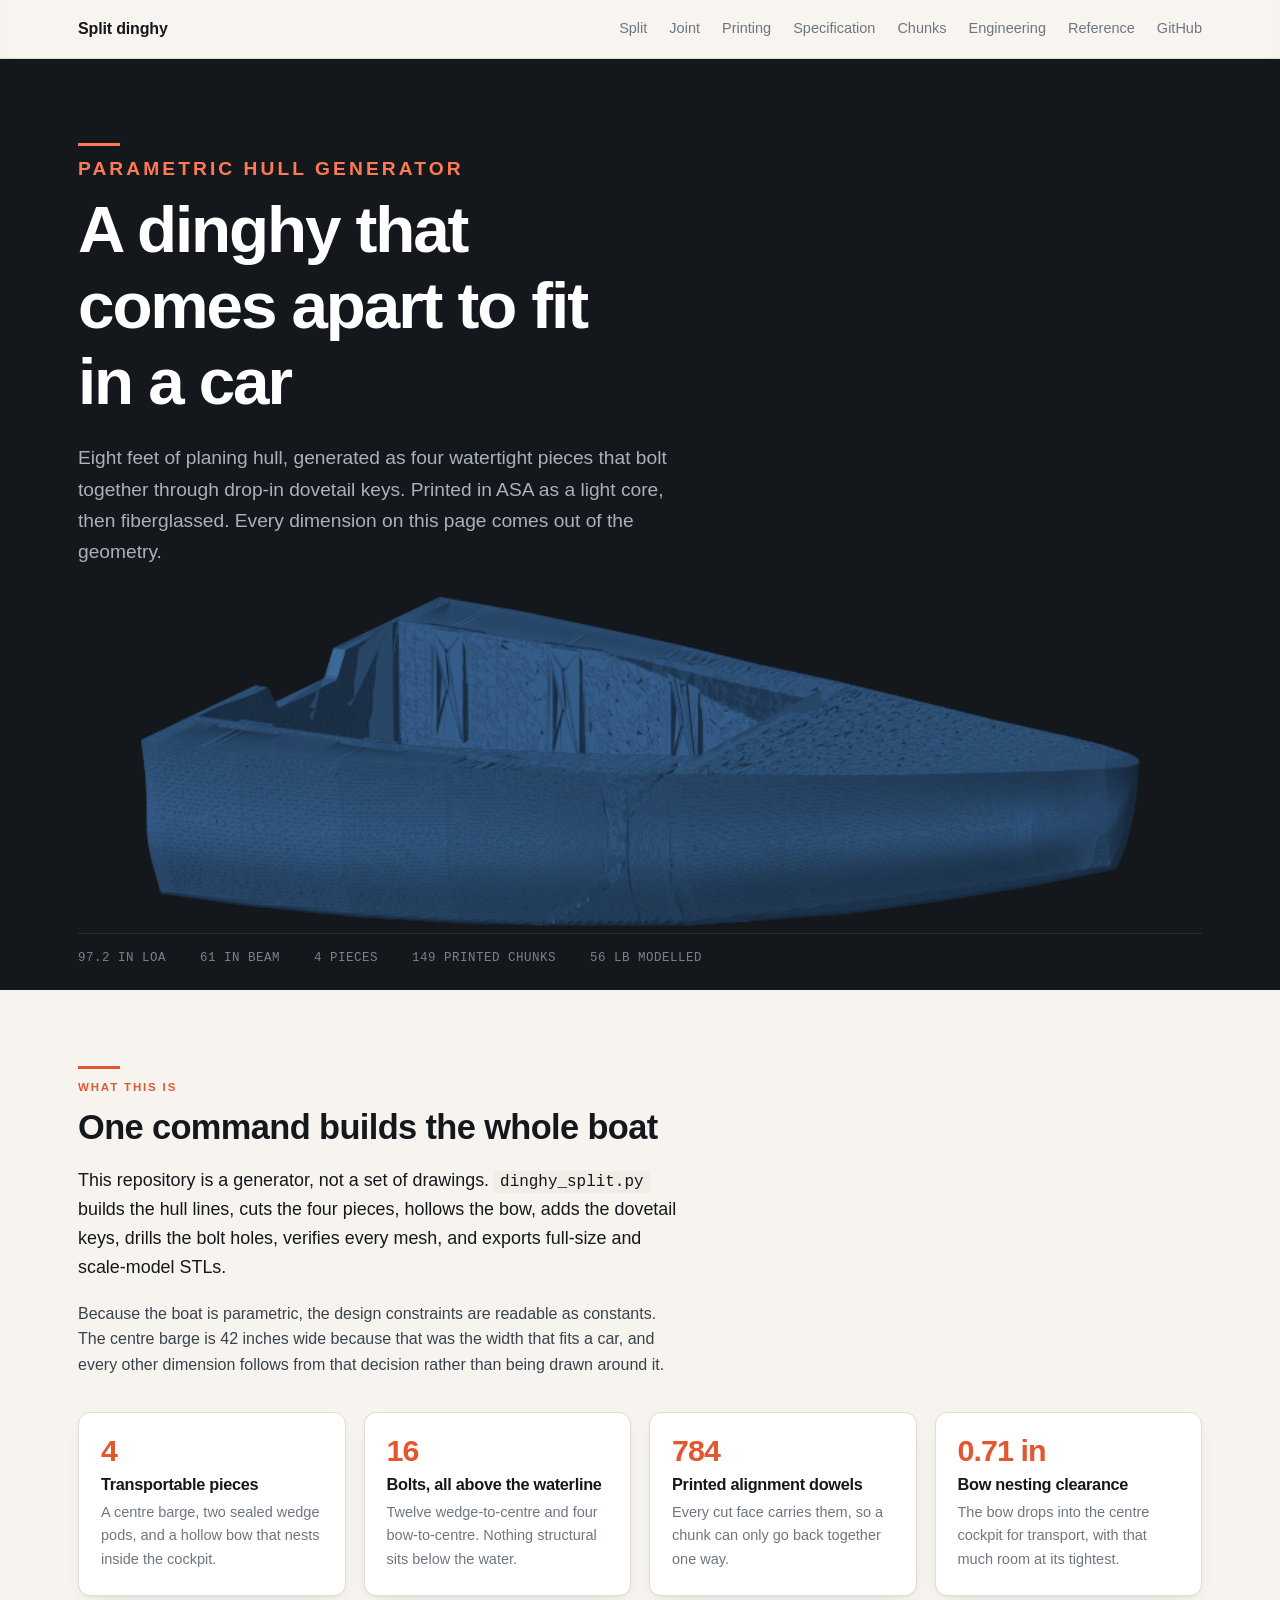
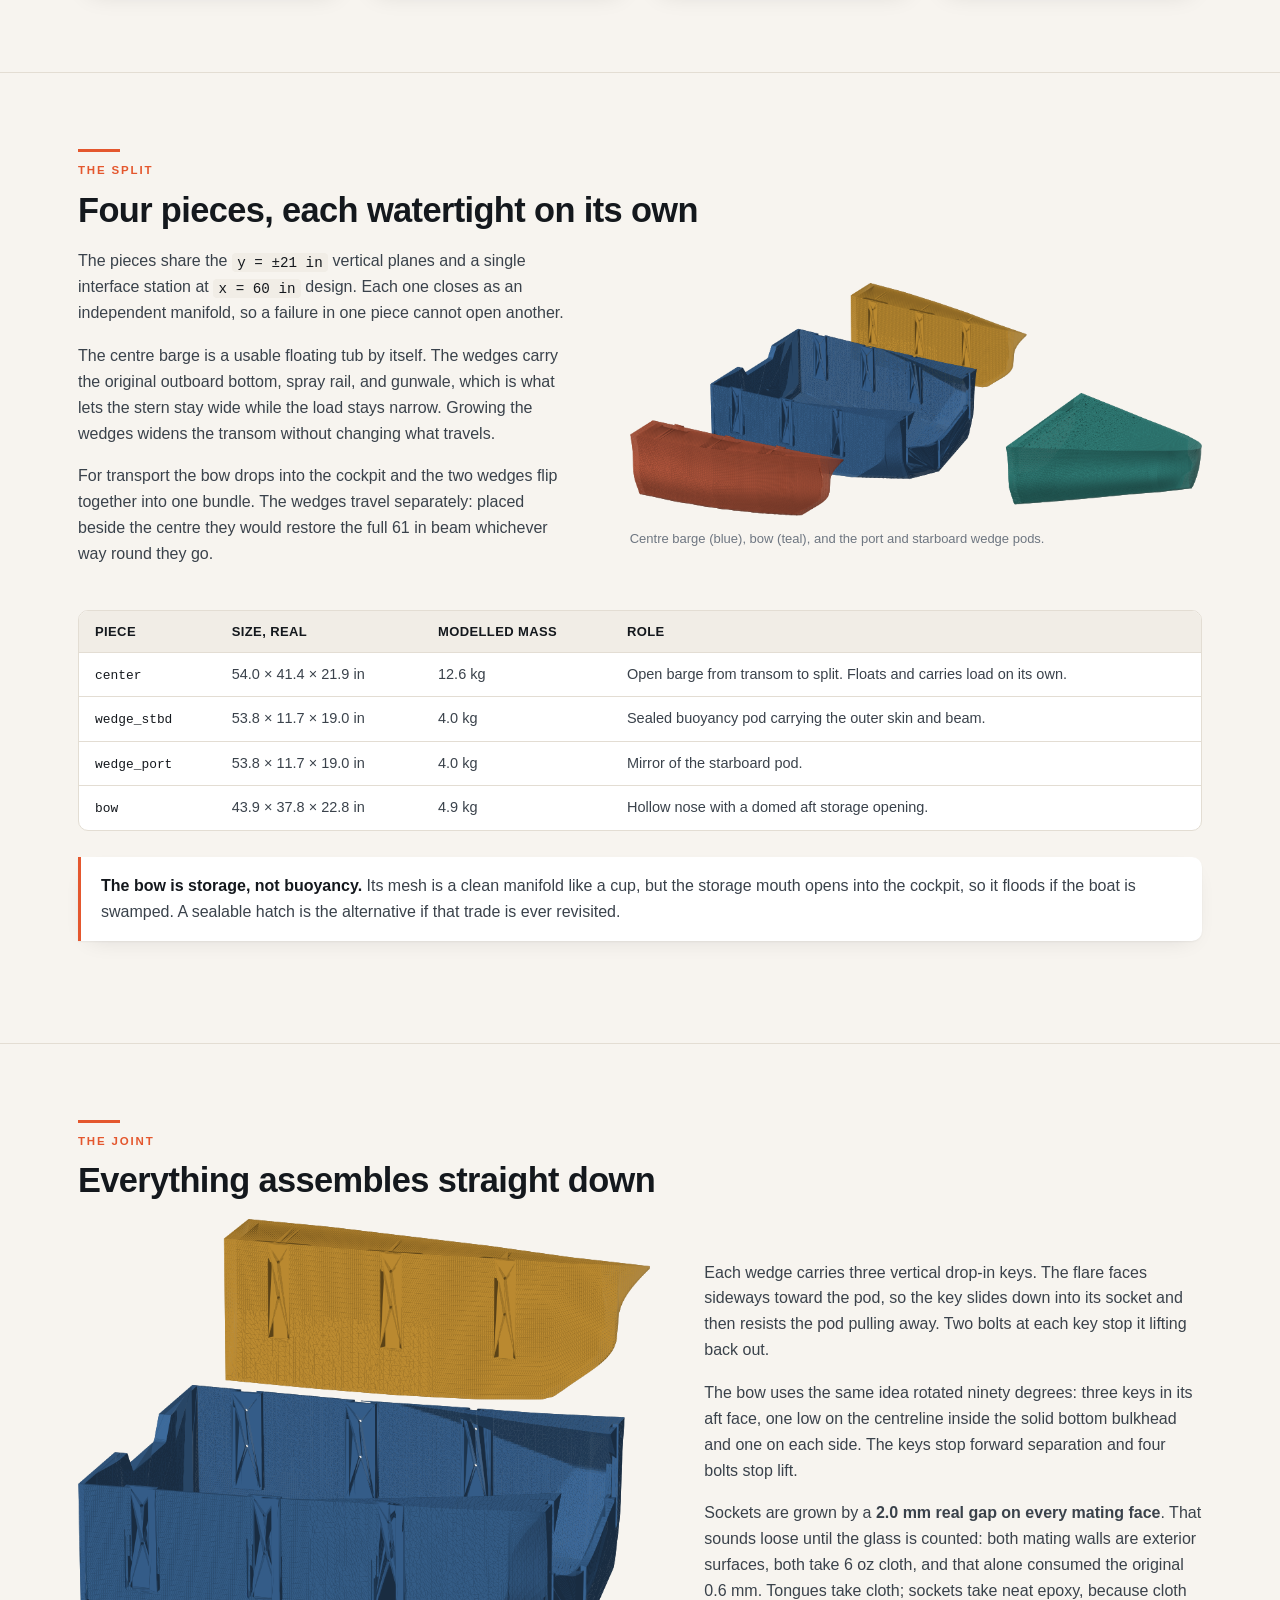
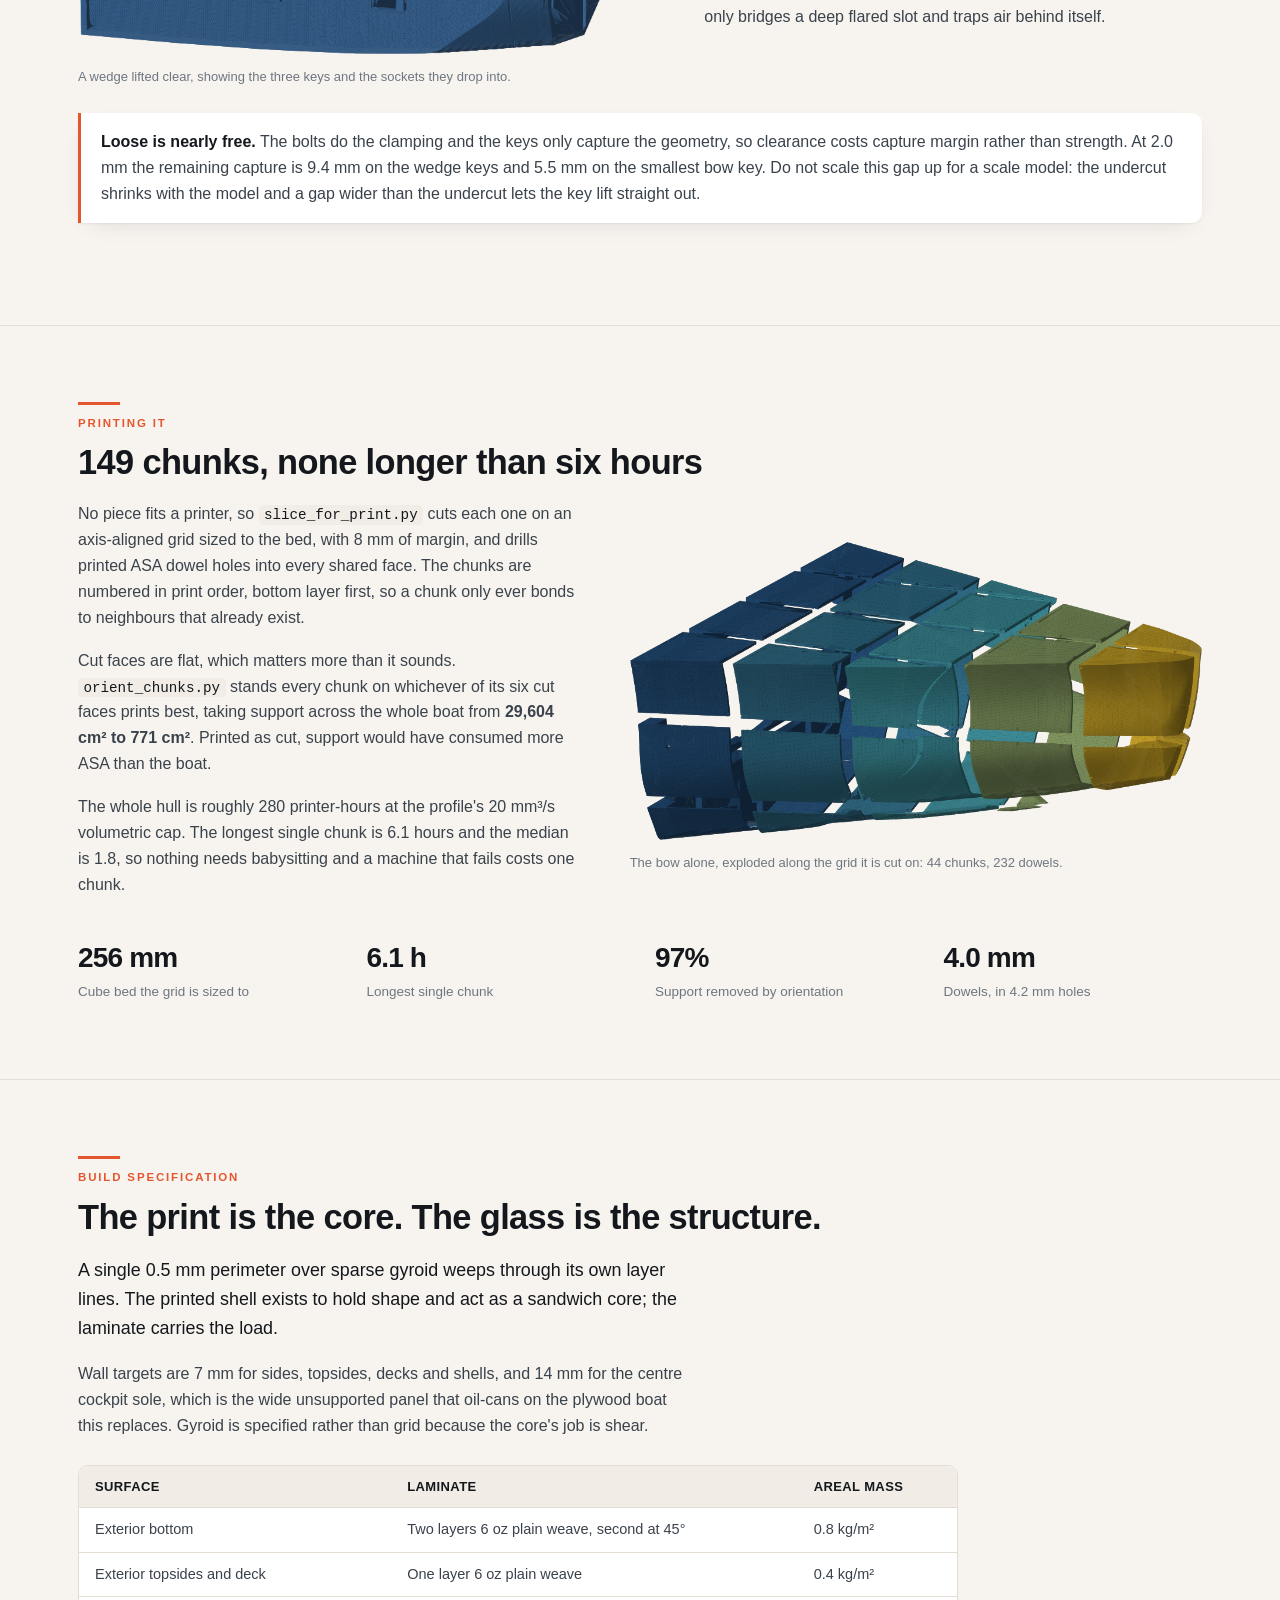
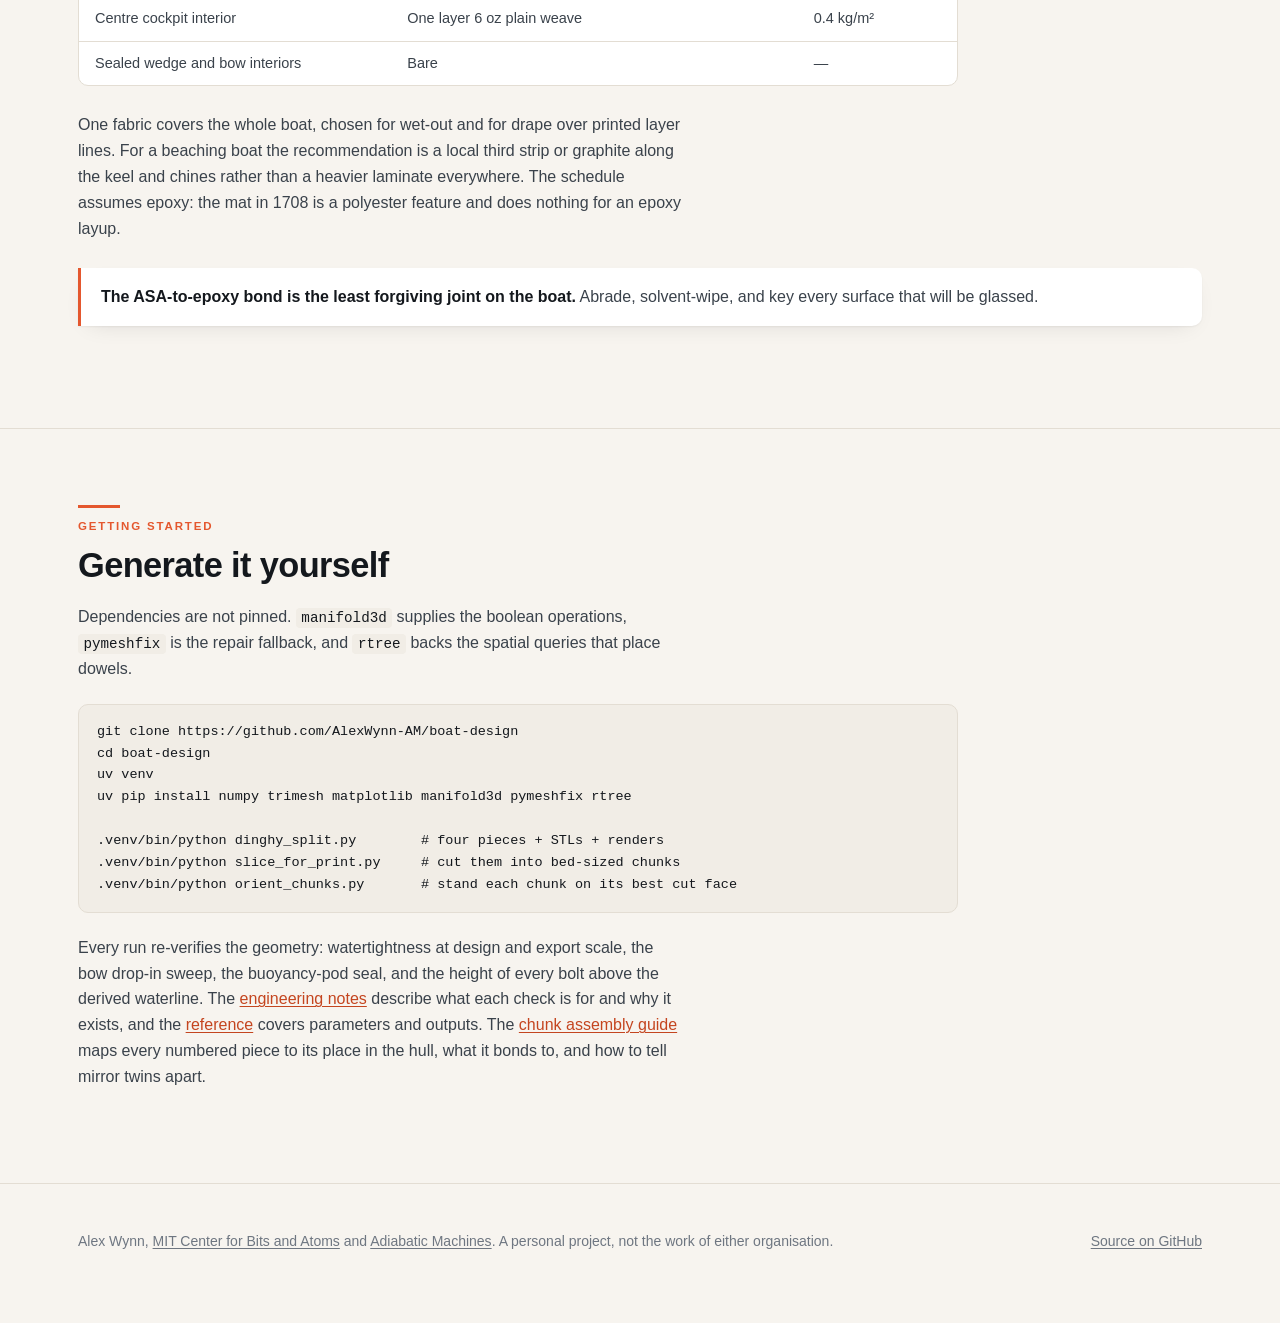
<file: docs/index.html>
<!doctype html>
<html lang="en">
<head>
<meta charset="utf-8">
<meta name="viewport" content="width=device-width, initial-scale=1">
<title>Parametric split dinghy</title>
<meta name="description" content="A parametric 8 ft planing dinghy generated as four car-transportable pieces, printed in ASA as a fiberglass core.">
<link rel="stylesheet" href="style.css">
<link rel="icon" href="data:image/svg+xml,<svg xmlns='http://www.w3.org/2000/svg' viewBox='0 0 100 100'><text y='.9em' font-size='90'>⛵</text></svg>">
</head>
<body>

<header class="bar">
  <div class="wrap">
    <a class="brand" href="./">Split dinghy</a>
    <nav>
      <a href="#split">Split</a>
      <a href="#joint">Joint</a>
      <a href="#print">Printing</a>
      <a href="#spec">Specification</a>
      <a href="chunks.html">Chunks</a>
      <a href="design.html">Engineering</a>
      <a href="reference.html">Reference</a>
      <a href="https://github.com/AlexWynn-AM/boat-design">GitHub</a>
    </nav>
  </div>
</header>

<div class="hero">
  <div class="wrap">
    <p class="eyebrow">Parametric hull generator</p>
    <h1>A dinghy that comes apart to fit in a car</h1>
    <p>Eight feet of planing hull, generated as four watertight pieces that bolt together
       through drop-in dovetail keys. Printed in ASA as a light core, then fiberglassed.
       Every dimension on this page comes out of the geometry.</p>
    <div class="hero-art"><img src="assets/hero.png" alt="The assembled hull, starboard bow quarter" width="1000"></div>
    <div class="hero-meta">
      <span>97.2 in LOA</span><span>61 in beam</span><span>4 pieces</span>
      <span>149 printed chunks</span><span>56 lb modelled</span>
    </div>
  </div>
</div>

<section id="what">
  <div class="wrap">
    <p class="eyebrow">What this is</p>
    <h2>One command builds the whole boat</h2>
    <div class="prose">
      <p class="lede">This repository is a generator, not a set of drawings. <code>dinghy_split.py</code>
      builds the hull lines, cuts the four pieces, hollows the bow, adds the dovetail keys, drills the
      bolt holes, verifies every mesh, and exports full-size and scale-model STLs.</p>
      <p>Because the boat is parametric, the design constraints are readable as constants. The centre
      barge is 42 inches wide because that was the width that fits a car, and every other dimension
      follows from that decision rather than being drawn around it.</p>
    </div>
    <div class="cards">
      <div class="card"><span class="num">4</span><h3>Transportable pieces</h3>
        <p>A centre barge, two sealed wedge pods, and a hollow bow that nests inside the cockpit.</p></div>
      <div class="card"><span class="num">16</span><h3>Bolts, all above the waterline</h3>
        <p>Twelve wedge-to-centre and four bow-to-centre. Nothing structural sits below the water.</p></div>
      <div class="card"><span class="num">784</span><h3>Printed alignment dowels</h3>
        <p>Every cut face carries them, so a chunk can only go back together one way.</p></div>
      <div class="card"><span class="num">0.71 in</span><h3>Bow nesting clearance</h3>
        <p>The bow drops into the centre cockpit for transport, with that much room at its tightest.</p></div>
    </div>
  </div>
</section>

<section id="split">
  <div class="wrap">
    <p class="eyebrow">The split</p>
    <h2>Four pieces, each watertight on its own</h2>
    <div class="split">
      <div class="col-text prose">
        <p>The pieces share the <code>y = ±21 in</code> vertical planes and a single interface station
        at <code>x = 60 in</code> design. Each one closes as an independent manifold, so a failure in
        one piece cannot open another.</p>
        <p>The centre barge is a usable floating tub by itself. The wedges carry the original outboard
        bottom, spray rail, and gunwale, which is what lets the stern stay wide while the load stays
        narrow. Growing the wedges widens the transom without changing what travels.</p>
        <p>For transport the bow drops into the cockpit and the two wedges flip together into one
        bundle. The wedges travel separately: placed beside the centre they would restore the full
        61 in beam whichever way round they go.</p>
      </div>
      <figure>
        <img src="assets/four_pieces.png" alt="The four pieces pulled apart: centre barge, bow, and two wedge pods" width="876">
        <figcaption>Centre barge (blue), bow (teal), and the port and starboard wedge pods.</figcaption>
      </figure>
    </div>
    <div class="tablewrap">
      <table>
        <thead><tr><th>Piece</th><th>Size, real</th><th>Modelled mass</th><th>Role</th></tr></thead>
        <tbody>
          <tr><td><code>center</code></td><td>54.0 × 41.4 × 21.9 in</td><td>12.6 kg</td>
              <td>Open barge from transom to split. Floats and carries load on its own.</td></tr>
          <tr><td><code>wedge_stbd</code></td><td>53.8 × 11.7 × 19.0 in</td><td>4.0 kg</td>
              <td>Sealed buoyancy pod carrying the outer skin and beam.</td></tr>
          <tr><td><code>wedge_port</code></td><td>53.8 × 11.7 × 19.0 in</td><td>4.0 kg</td>
              <td>Mirror of the starboard pod.</td></tr>
          <tr><td><code>bow</code></td><td>43.9 × 37.8 × 22.8 in</td><td>4.9 kg</td>
              <td>Hollow nose with a domed aft storage opening.</td></tr>
        </tbody>
      </table>
    </div>
    <div class="note"><p><strong>The bow is storage, not buoyancy.</strong> Its mesh is a clean
    manifold like a cup, but the storage mouth opens into the cockpit, so it floods if the boat is
    swamped. A sealable hatch is the alternative if that trade is ever revisited.</p></div>
  </div>
</section>

<section id="joint">
  <div class="wrap">
    <p class="eyebrow">The joint</p>
    <h2>Everything assembles straight down</h2>
    <div class="split text-right">
      <div class="col-text prose">
        <p>Each wedge carries three vertical drop-in keys. The flare faces sideways toward the pod, so
        the key slides down into its socket and then resists the pod pulling away. Two bolts at each
        key stop it lifting back out.</p>
        <p>The bow uses the same idea rotated ninety degrees: three keys in its aft face, one low on
        the centreline inside the solid bottom bulkhead and one on each side. The keys stop forward
        separation and four bolts stop lift.</p>
        <p>Sockets are grown by a <strong>2.0 mm real gap on every mating face</strong>. That sounds
        loose until the glass is counted: both mating walls are exterior surfaces, both take 6 oz
        cloth, and that alone consumed the original 0.6 mm. Tongues take cloth; sockets take neat
        epoxy, because cloth only bridges a deep flared slot and traps air behind itself.</p>
      </div>
      <figure>
        <img src="assets/joint.png" alt="A wedge pod lifted vertically off the centre barge, showing three dovetail keys and their sockets" width="872">
        <figcaption>A wedge lifted clear, showing the three keys and the sockets they drop into.</figcaption>
      </figure>
    </div>
    <div class="note"><p><strong>Loose is nearly free.</strong> The bolts do the clamping and the keys
    only capture the geometry, so clearance costs capture margin rather than strength. At 2.0 mm the
    remaining capture is 9.4 mm on the wedge keys and 5.5 mm on the smallest bow key. Do not scale
    this gap up for a scale model: the undercut shrinks with the model and a gap wider than the
    undercut lets the key lift straight out.</p></div>
  </div>
</section>

<section id="print">
  <div class="wrap">
    <p class="eyebrow">Printing it</p>
    <h2>149 chunks, none longer than six hours</h2>
    <div class="split">
      <div class="col-text prose">
        <p>No piece fits a printer, so <code>slice_for_print.py</code> cuts each one on an
        axis-aligned grid sized to the bed, with 8 mm of margin, and drills printed ASA dowel holes
        into every shared face. The chunks are numbered in print order, bottom layer first, so a chunk
        only ever bonds to neighbours that already exist.</p>
        <p>Cut faces are flat, which matters more than it sounds. <code>orient_chunks.py</code> stands
        every chunk on whichever of its six cut faces prints best, taking support across the whole
        boat from <strong>29,604 cm² to 771 cm²</strong>. Printed as cut, support would have consumed
        more ASA than the boat.</p>
        <p>The whole hull is roughly 280 printer-hours at the profile's 20 mm³/s volumetric cap. The
        longest single chunk is 6.1 hours and the median is 1.8, so nothing needs babysitting and a
        machine that fails costs one chunk.</p>
      </div>
      <figure>
        <img src="assets/bow_chunks.png" alt="The bow exploded along its cutting grid into 44 printable chunks" width="975">
        <figcaption>The bow alone, exploded along the grid it is cut on: 44 chunks, 232 dowels.</figcaption>
      </figure>
    </div>
    <div class="stats">
      <div class="stat"><span class="num">256 mm</span><span class="lbl">Cube bed the grid is sized to</span></div>
      <div class="stat"><span class="num">6.1 h</span><span class="lbl">Longest single chunk</span></div>
      <div class="stat"><span class="num">97%</span><span class="lbl">Support removed by orientation</span></div>
      <div class="stat"><span class="num">4.0 mm</span><span class="lbl">Dowels, in 4.2 mm holes</span></div>
    </div>
  </div>
</section>

<section id="spec">
  <div class="wrap">
    <p class="eyebrow">Build specification</p>
    <h2>The print is the core. The glass is the structure.</h2>
    <div class="prose">
      <p class="lede">A single 0.5 mm perimeter over sparse gyroid weeps through its own layer lines.
      The printed shell exists to hold shape and act as a sandwich core; the laminate carries the
      load.</p>
      <p>Wall targets are 7 mm for sides, topsides, decks and shells, and 14 mm for the centre cockpit
      sole, which is the wide unsupported panel that oil-cans on the plywood boat this replaces.
      Gyroid is specified rather than grid because the core's job is shear.</p>
    </div>
    <div class="tablewrap">
      <table>
        <thead><tr><th>Surface</th><th>Laminate</th><th>Areal mass</th></tr></thead>
        <tbody>
          <tr><td>Exterior bottom</td><td>Two layers 6 oz plain weave, second at 45°</td><td>0.8 kg/m²</td></tr>
          <tr><td>Exterior topsides and deck</td><td>One layer 6 oz plain weave</td><td>0.4 kg/m²</td></tr>
          <tr><td>Centre cockpit interior</td><td>One layer 6 oz plain weave</td><td>0.4 kg/m²</td></tr>
          <tr><td>Sealed wedge and bow interiors</td><td>Bare</td><td>—</td></tr>
        </tbody>
      </table>
    </div>
    <p class="prose">One fabric covers the whole boat, chosen for wet-out and for drape over printed
    layer lines. For a beaching boat the recommendation is a local third strip or graphite along the
    keel and chines rather than a heavier laminate everywhere. The schedule assumes epoxy: the mat in
    1708 is a polyester feature and does nothing for an epoxy layup.</p>
    <div class="note"><p><strong>The ASA-to-epoxy bond is the least forgiving joint on the boat.</strong>
    Abrade, solvent-wipe, and key every surface that will be glassed.</p></div>
  </div>
</section>

<section id="start">
  <div class="wrap">
    <p class="eyebrow">Getting started</p>
    <h2>Generate it yourself</h2>
    <div class="prose">
      <p>Dependencies are not pinned. <code>manifold3d</code> supplies the boolean operations,
      <code>pymeshfix</code> is the repair fallback, and <code>rtree</code> backs the spatial queries
      that place dowels.</p>
    </div>
<pre><code>git clone https://github.com/AlexWynn-AM/boat-design
cd boat-design
uv venv
uv pip install numpy trimesh matplotlib manifold3d pymeshfix rtree

.venv/bin/python dinghy_split.py        # four pieces + STLs + renders
.venv/bin/python slice_for_print.py     # cut them into bed-sized chunks
.venv/bin/python orient_chunks.py       # stand each chunk on its best cut face</code></pre>
    <div class="prose">
      <p>Every run re-verifies the geometry: watertightness at design and export scale, the bow
      drop-in sweep, the buoyancy-pod seal, and the height of every bolt above the derived waterline.
      The <a href="design.html">engineering notes</a> describe what each check is for and why it
      exists, and the <a href="reference.html">reference</a> covers parameters and outputs.
      The <a href="chunks.html">chunk assembly guide</a> maps every numbered piece to its place
      in the hull, what it bonds to, and how to tell mirror twins apart.</p>
    </div>
  </div>
</section>

<footer>
  <div class="wrap">
    <span>Alex Wynn, <a href="https://cba.mit.edu/people/awynn">MIT Center for Bits and Atoms</a>
      and <a href="https://adiabaticmachines.com/team/">Adiabatic Machines</a>.
      A personal project, not the work of either organisation.</span>
    <span class="spacer"></span>
    <a href="https://github.com/AlexWynn-AM/boat-design">Source on GitHub</a>
  </div>
</footer>

</body>
</html>
</file>
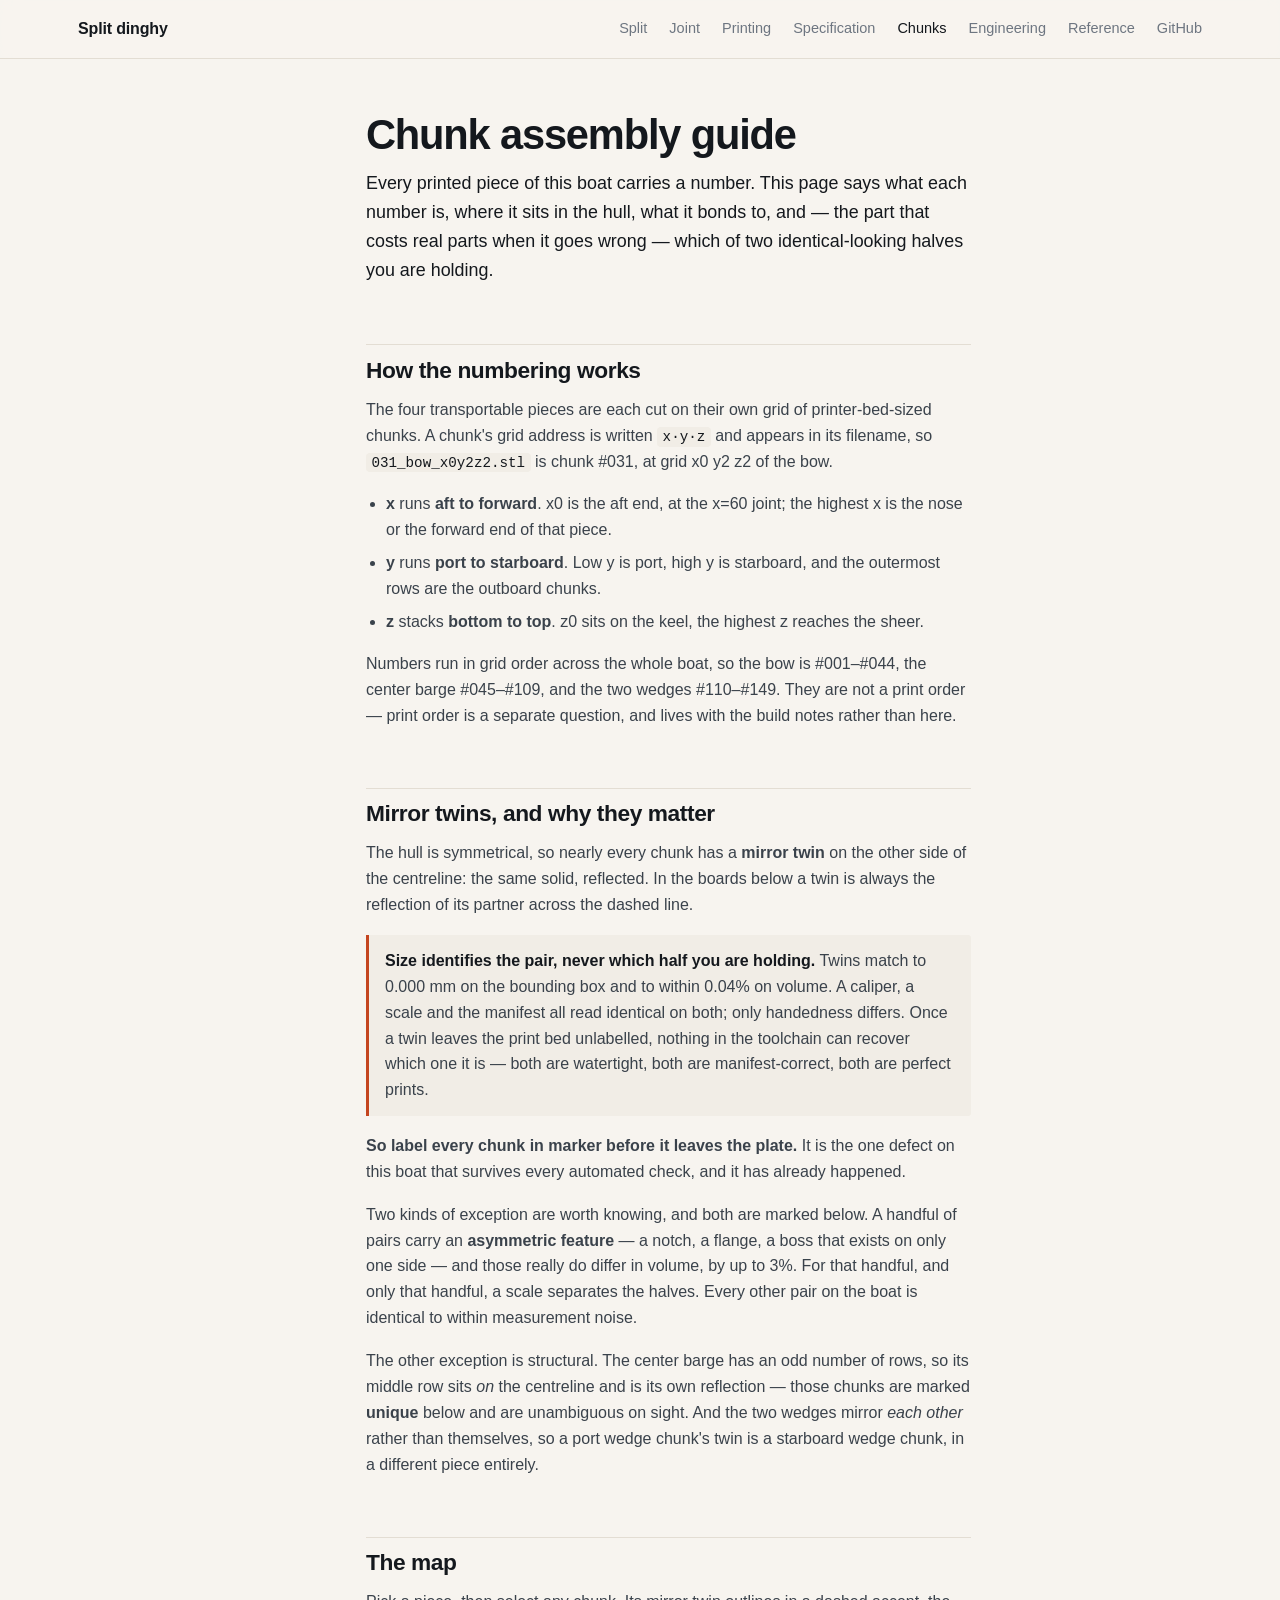
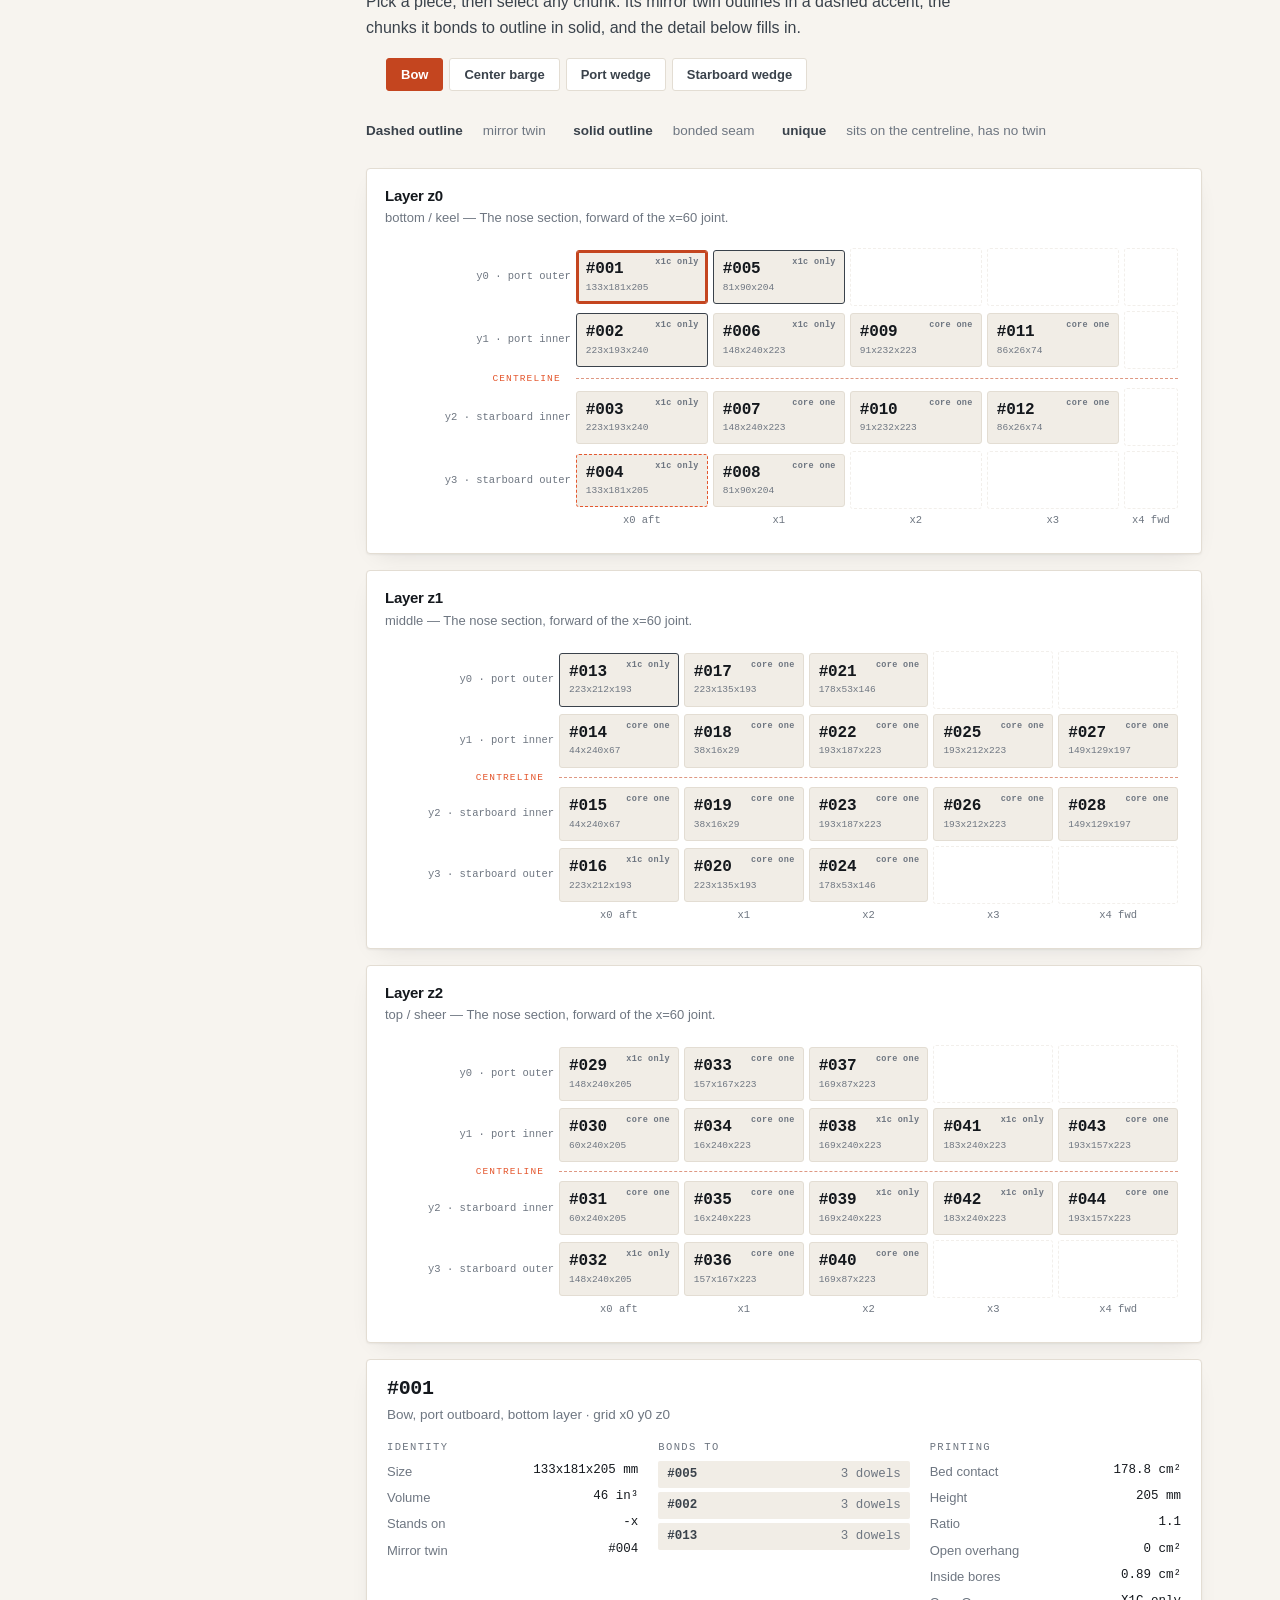
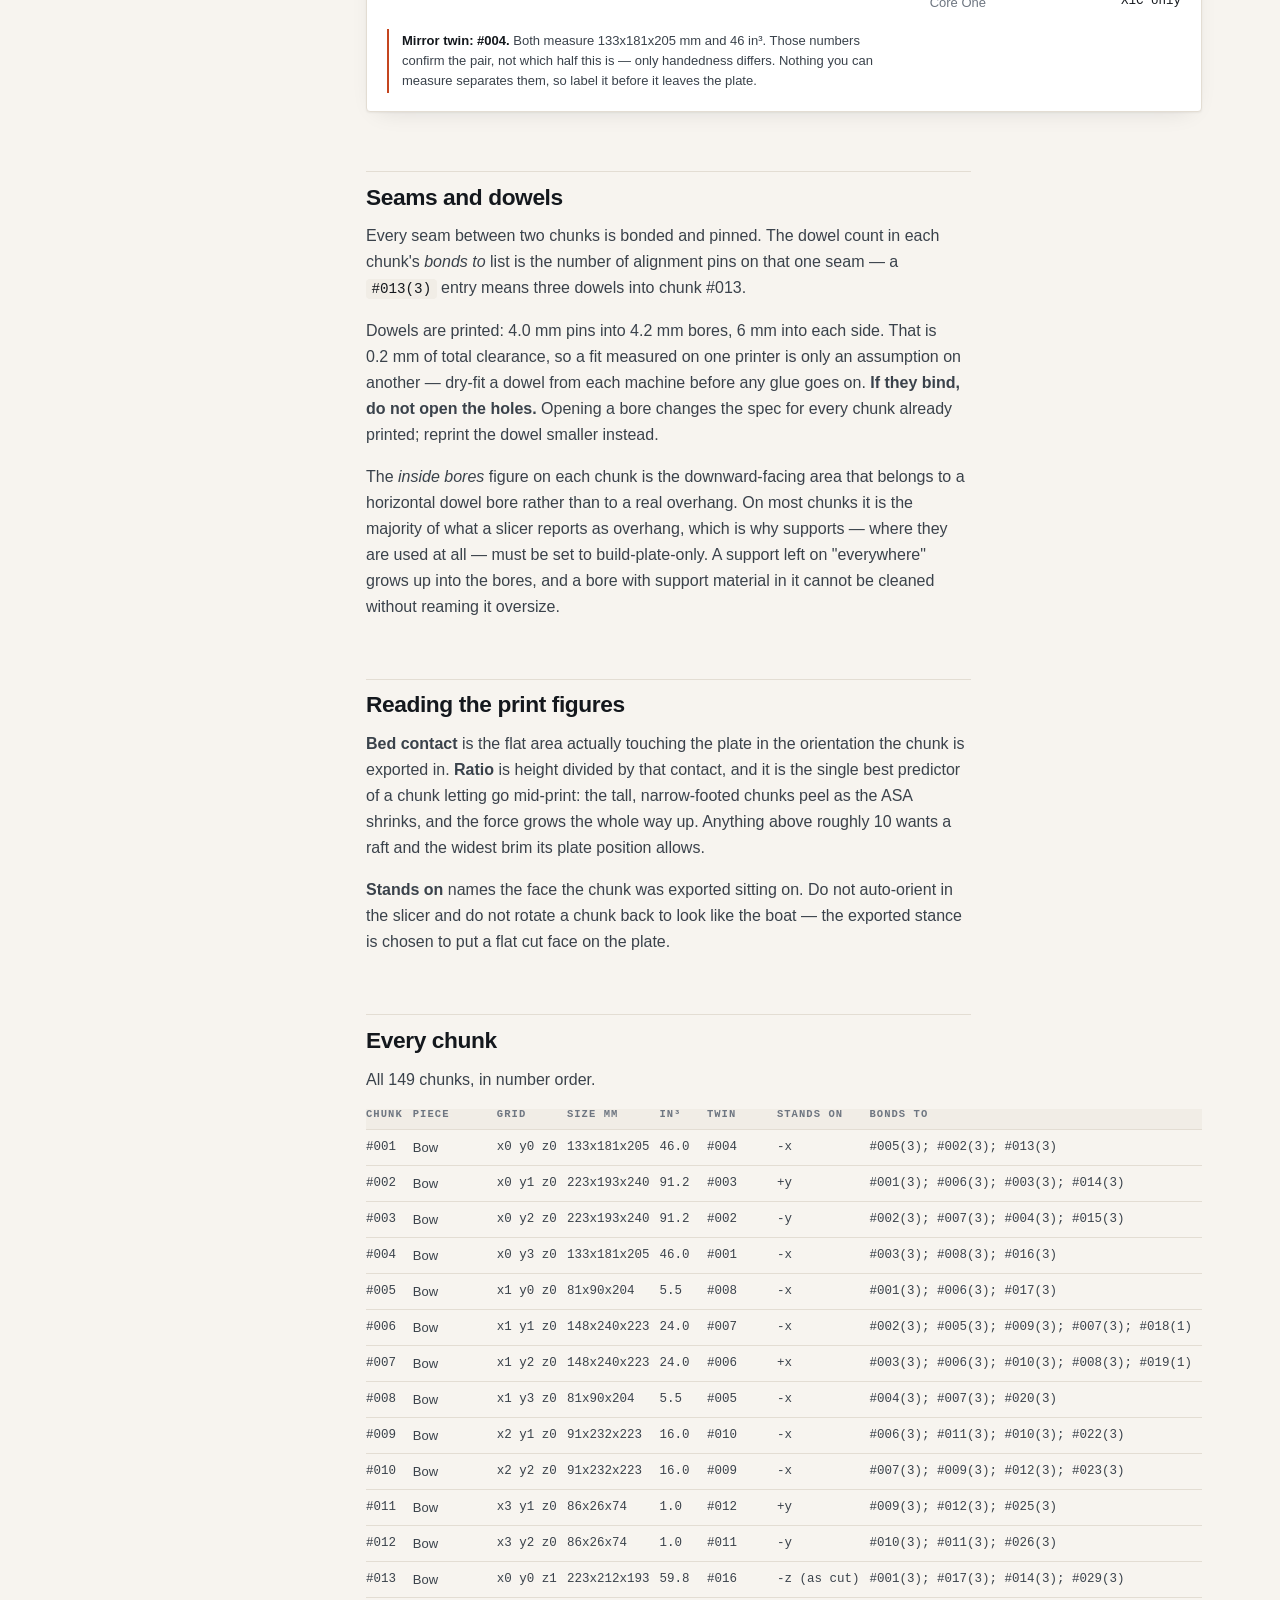
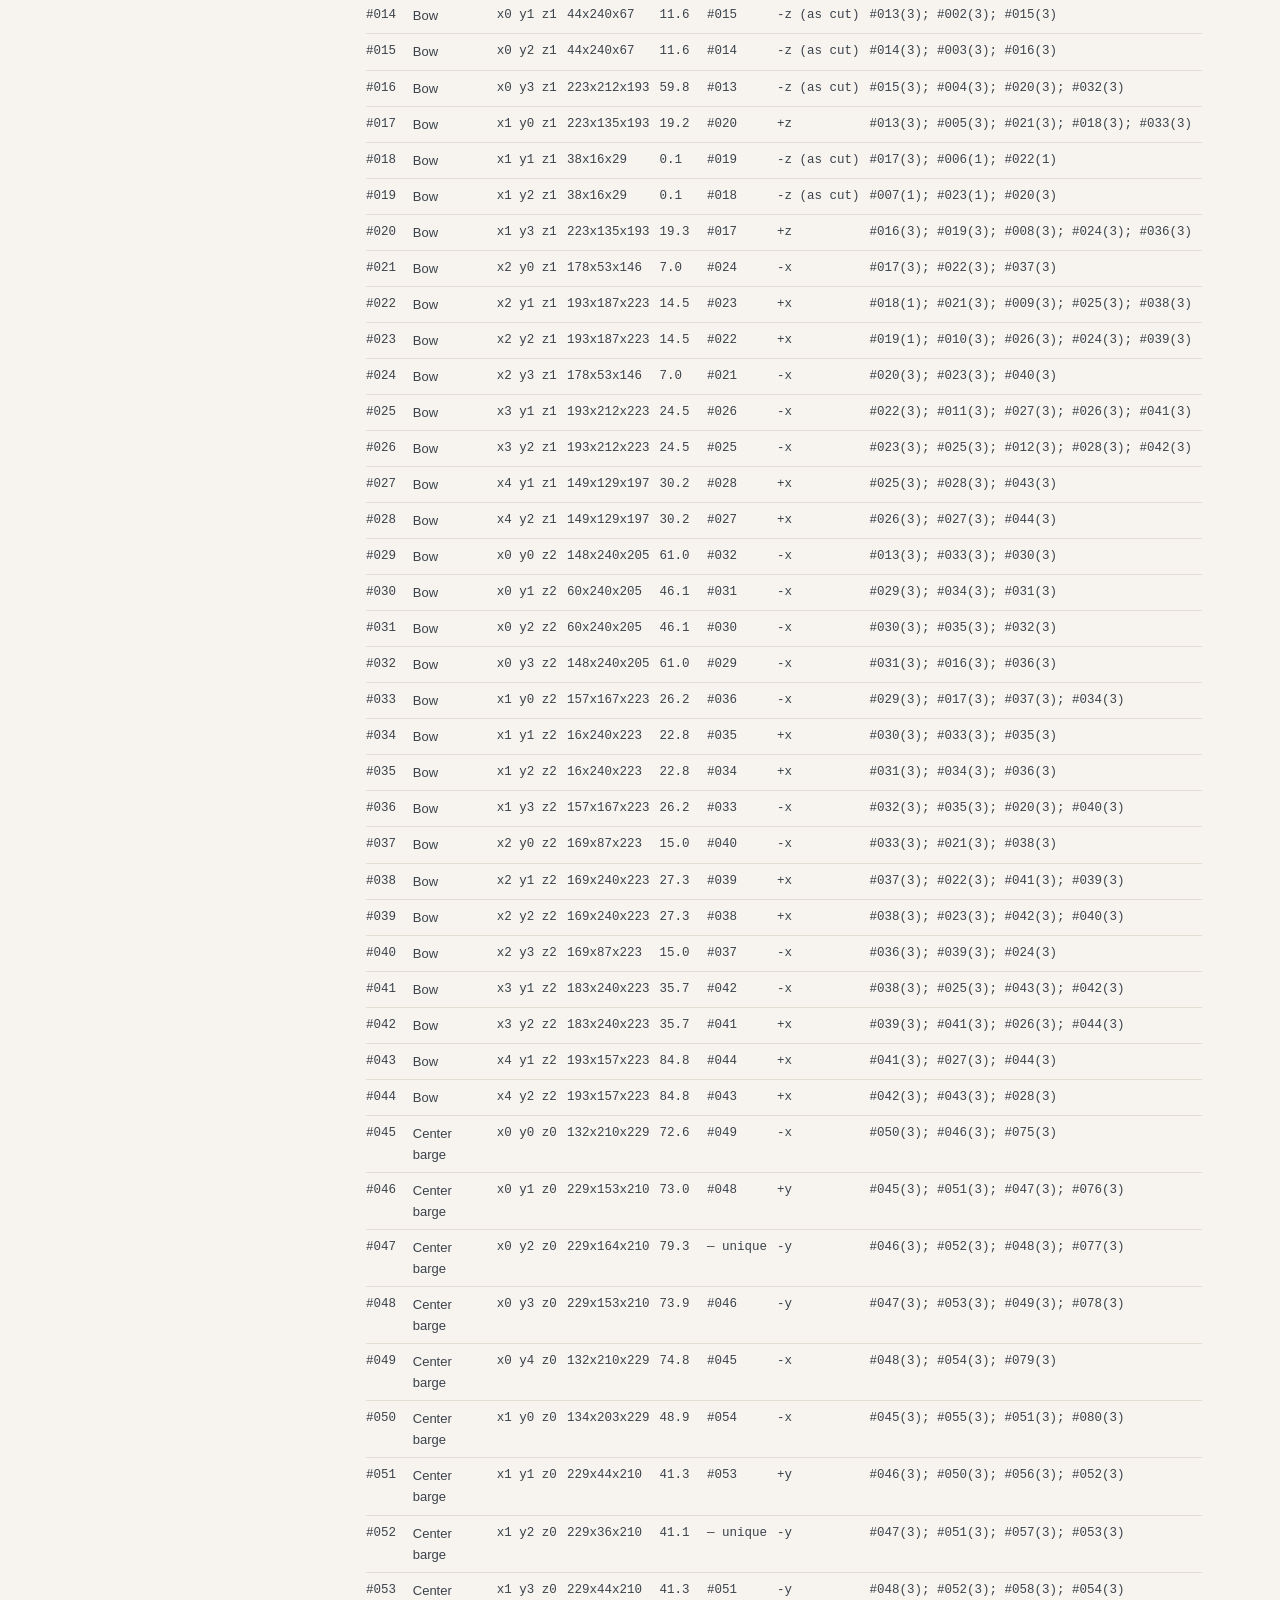
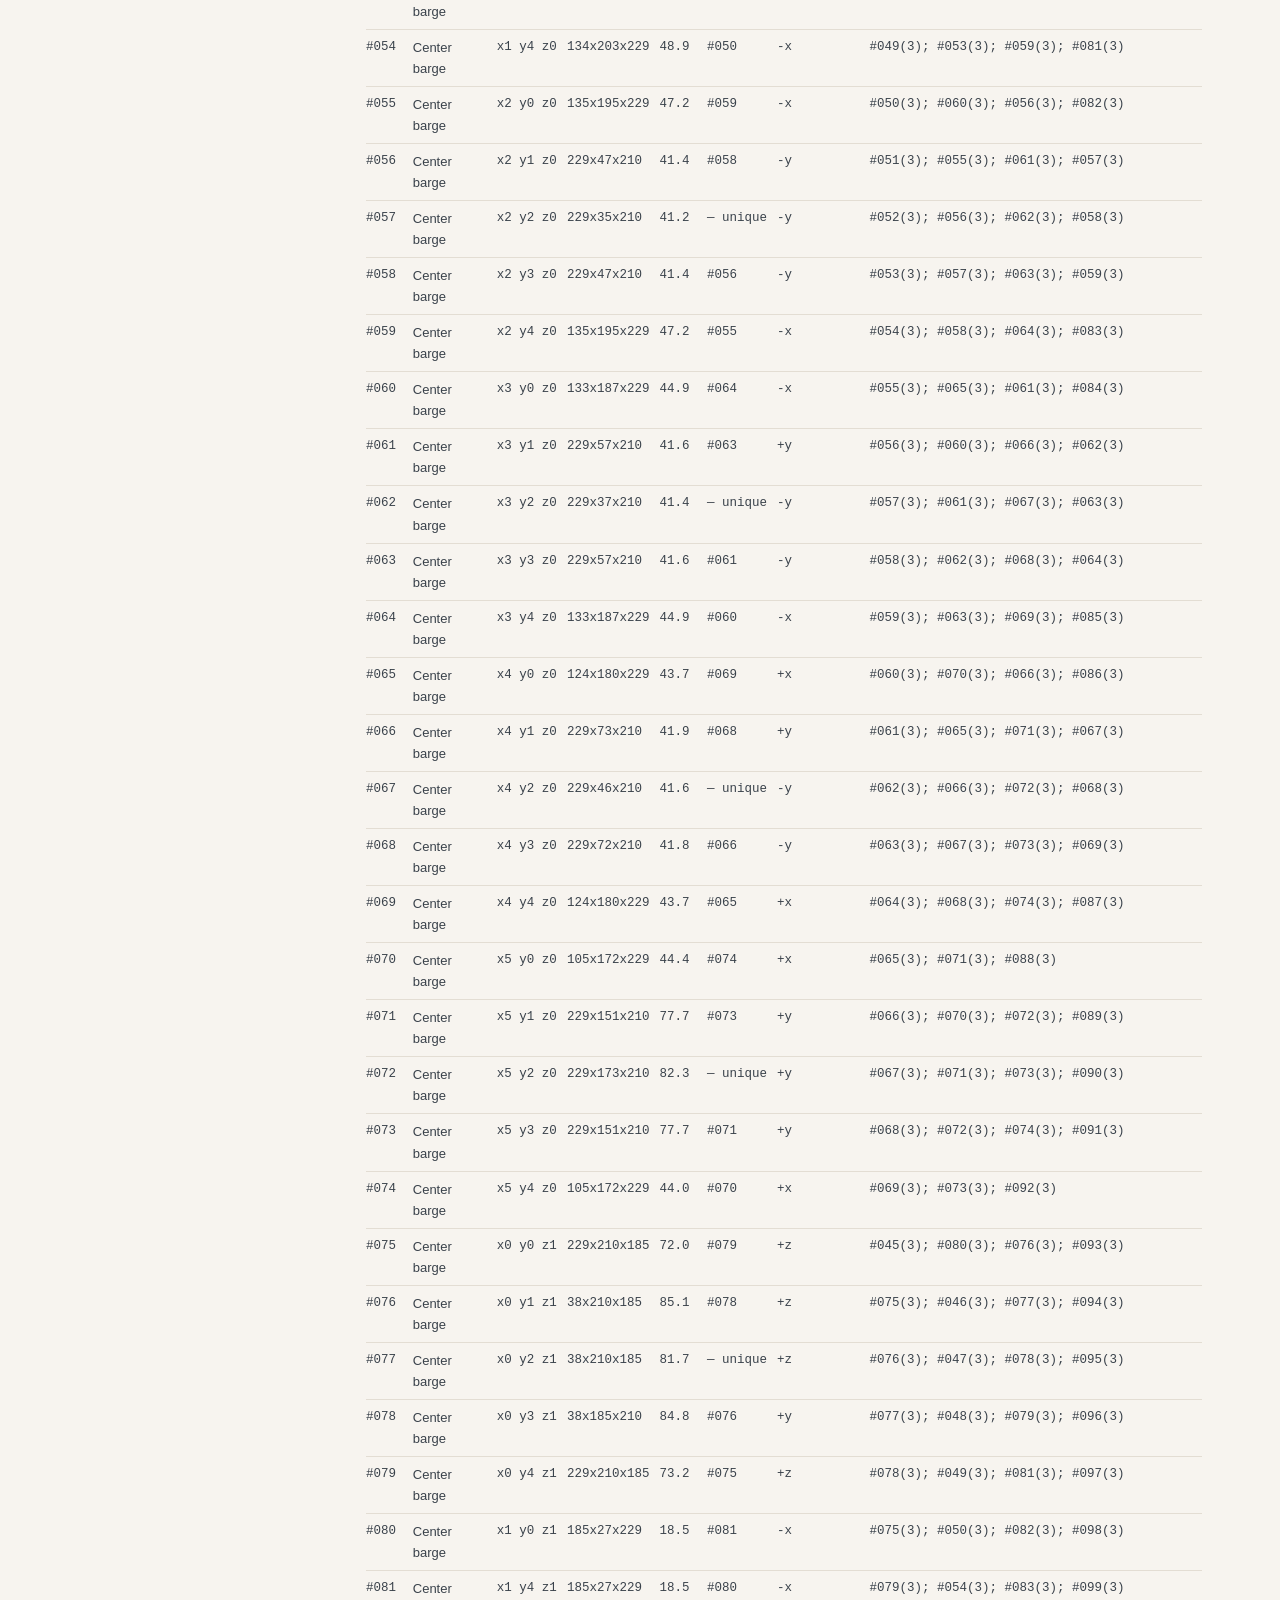
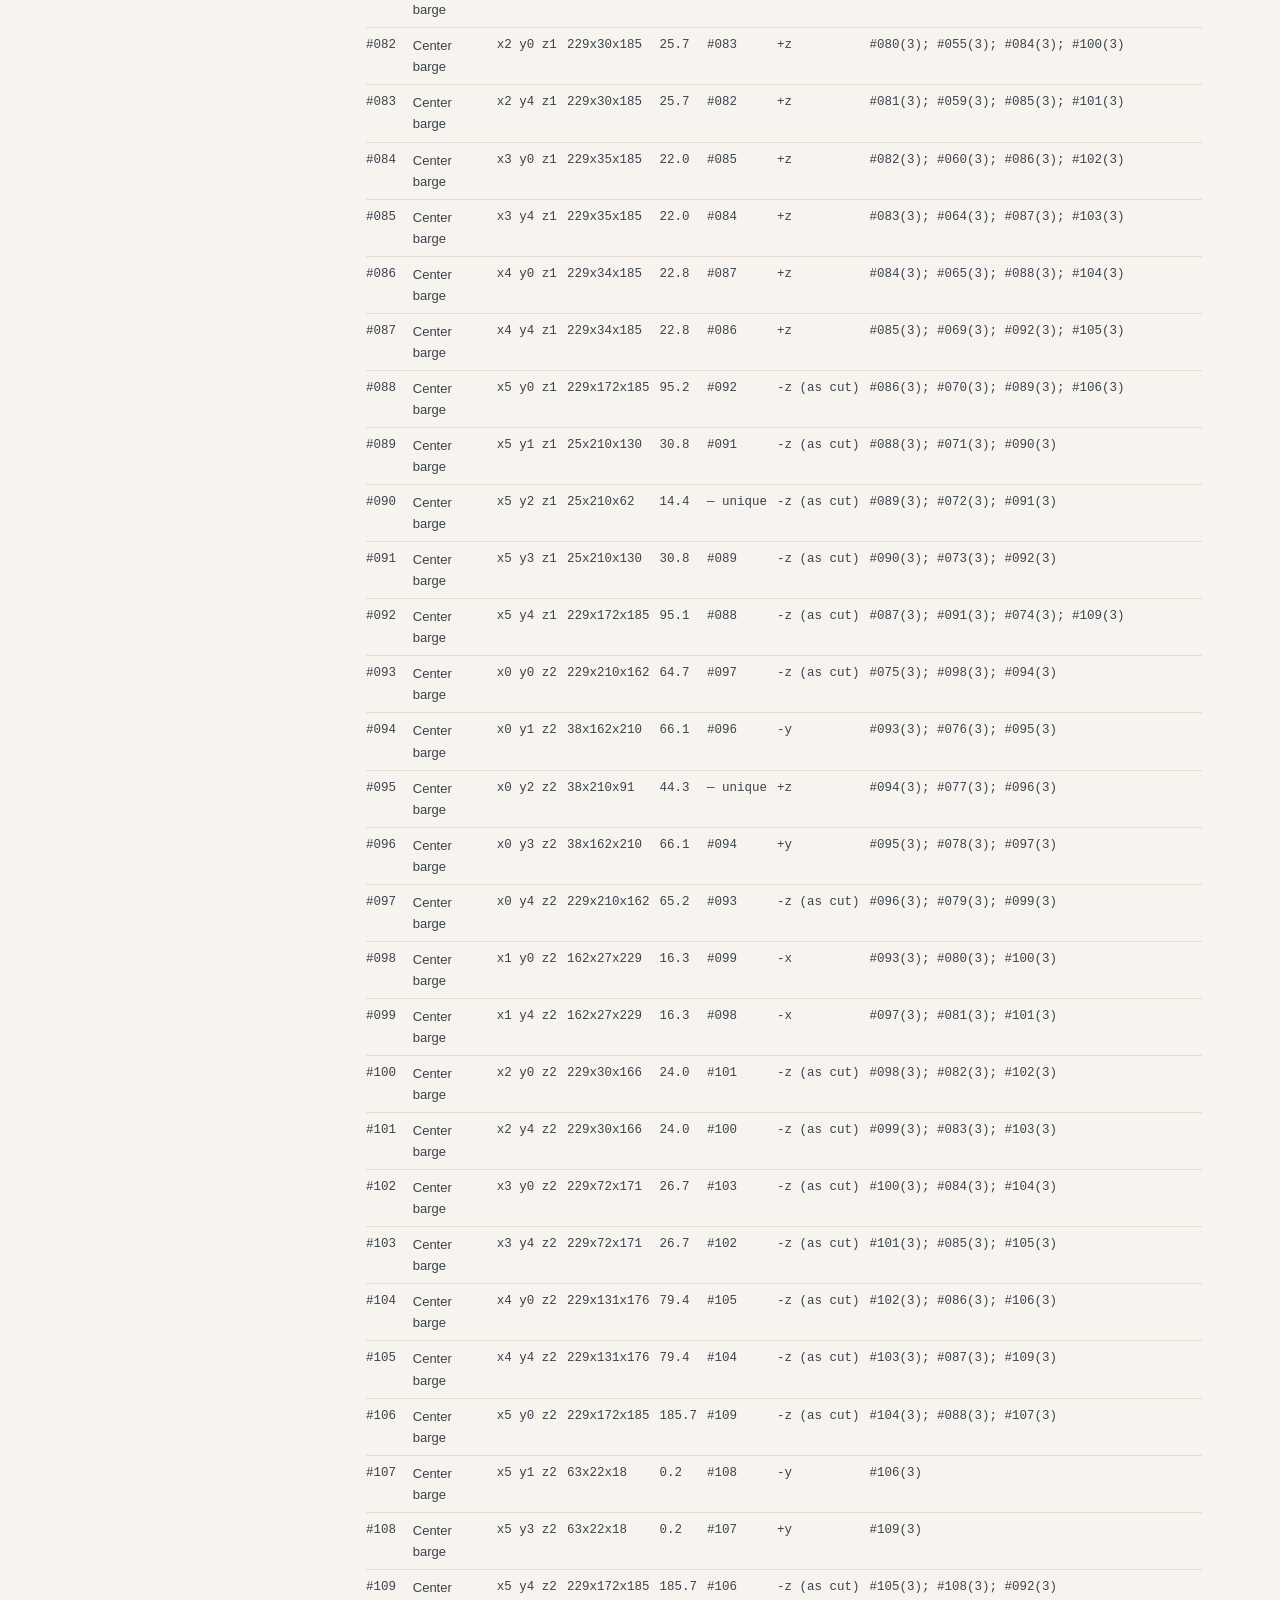
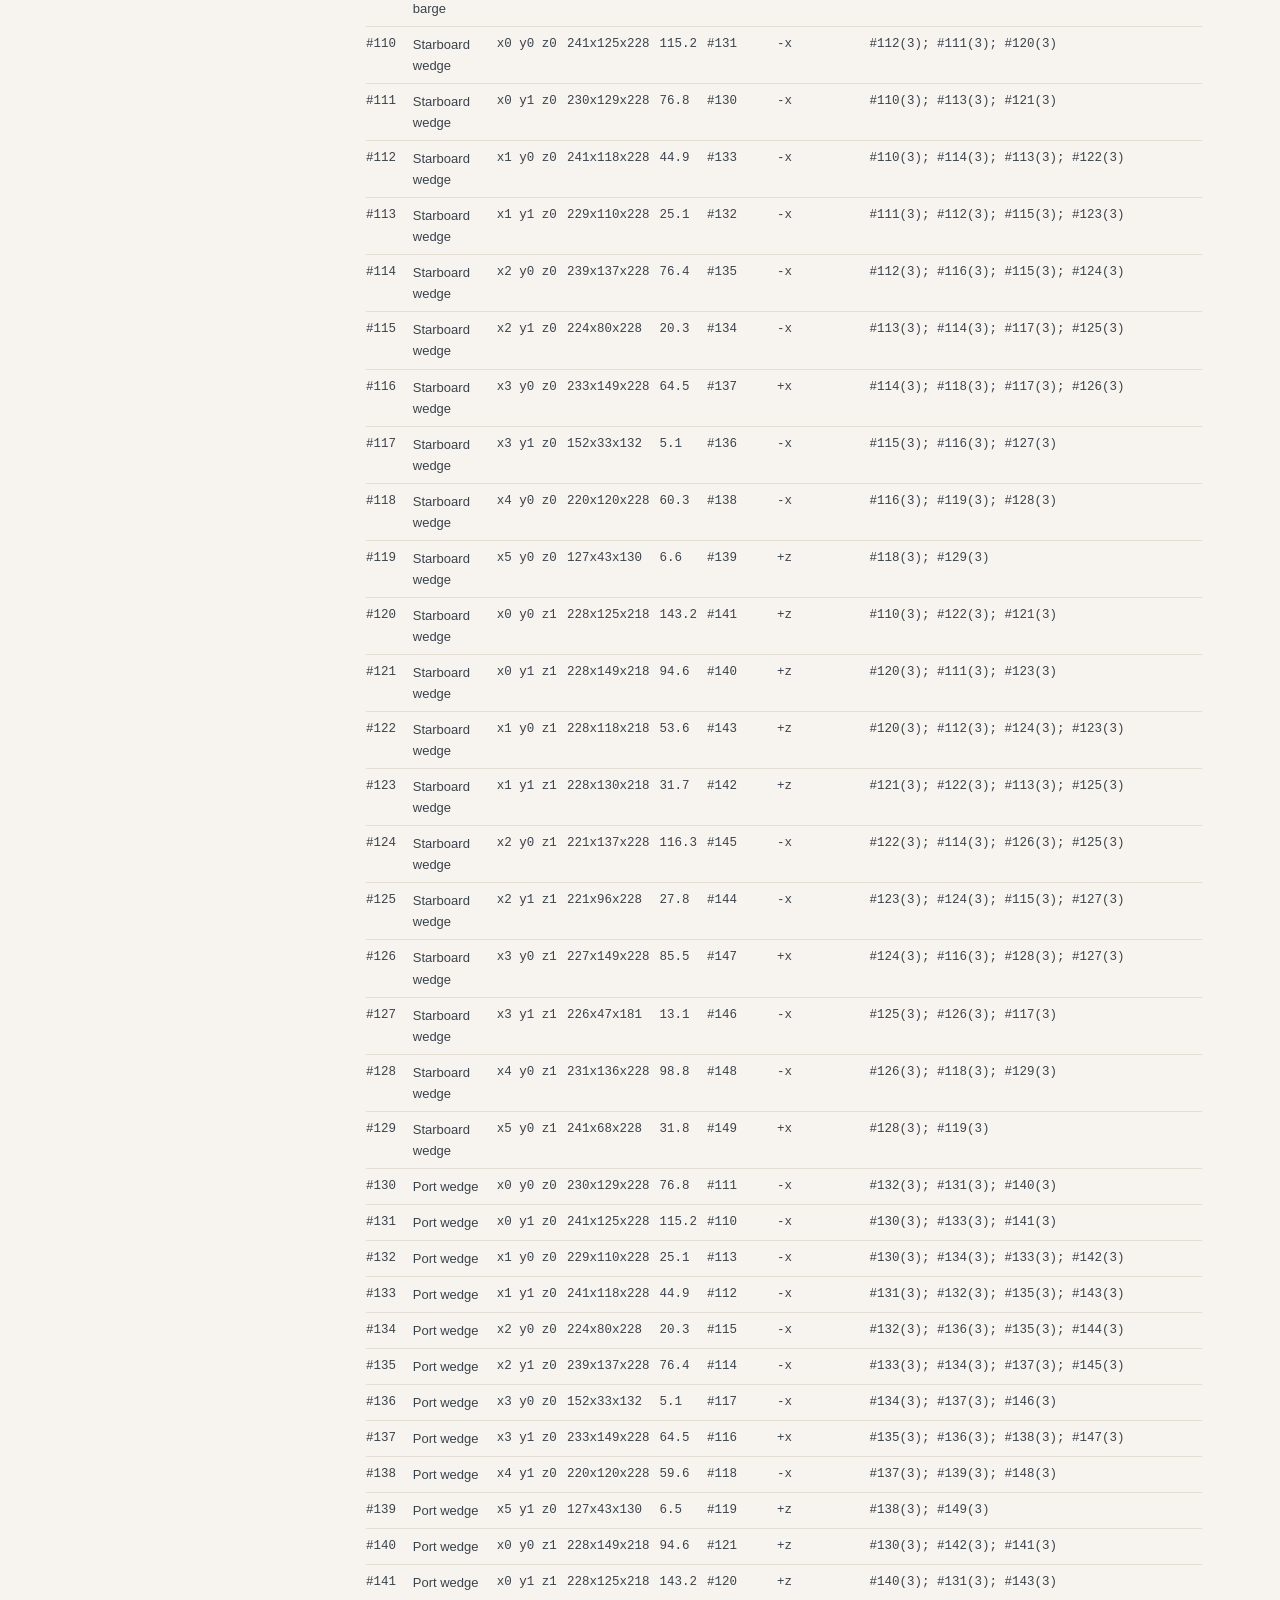
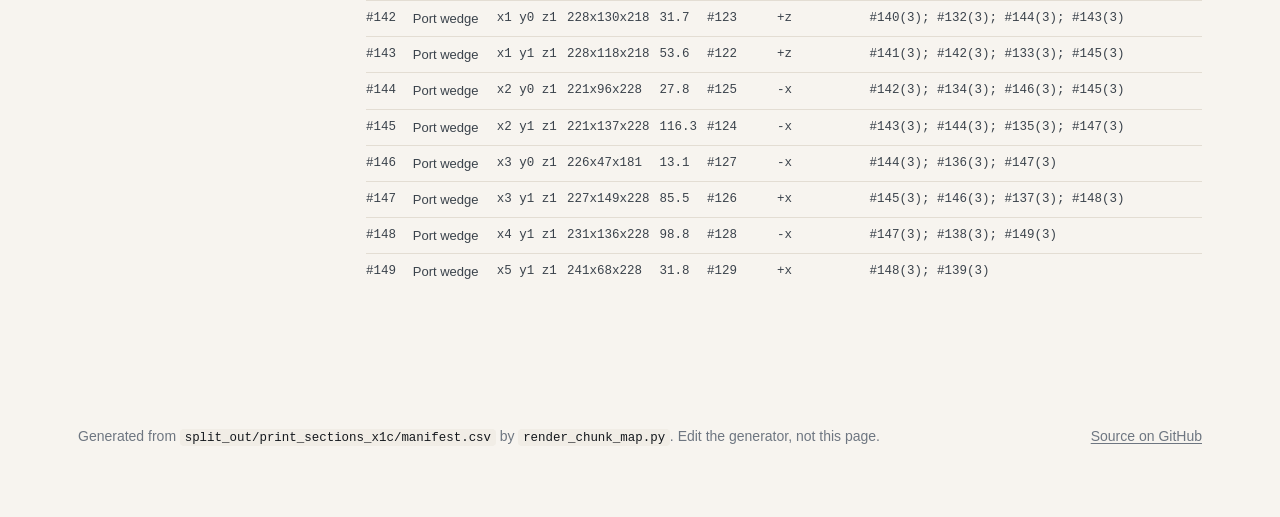
<file: docs/chunks.html>
<!doctype html>
<html lang="en">
<head>
<meta charset="utf-8">
<meta name="viewport" content="width=device-width, initial-scale=1">
<title>Chunk assembly guide | Split dinghy</title>
<meta name="description" content="Where every numbered chunk sits in the hull, what it bonds to, and how to tell mirror twins apart.">
<link rel="stylesheet" href="style.css">
<link rel="icon" href="data:image/svg+xml,<svg xmlns='http://www.w3.org/2000/svg' viewBox='0 0 100 100'><text y='.9em' font-size='90'>&#9973;</text></svg>">
</head>
<body>

<header class="bar">
  <div class="wrap">
    <a class="brand" href="./">Split dinghy</a>
    <nav>
      <a href="./#split">Split</a>
      <a href="./#joint">Joint</a>
      <a href="./#print">Printing</a>
      <a href="./#spec">Specification</a>
      <a href="chunks.html" aria-current="page">Chunks</a>
      <a href="design.html">Engineering</a>
      <a href="reference.html">Reference</a>
      <a href="https://github.com/AlexWynn-AM/boat-design">GitHub</a>
    </nav>
  </div>
</header>

<div class="wrap">
  <div class="doc">
    <aside></aside>
    <main class="doc-body">

<style>
/* chunks.html only. Every colour comes from the tokens in style.css, so this page
   follows the site into dark mode without defining a palette of its own. */
.cm-key{display:flex;flex-wrap:wrap;gap:8px 20px;align-items:center;margin:0 0 26px;
  font-size:13.5px;color:var(--muted)}
.cm-key b{color:var(--body);font-weight:600}
.cm-tabs{display:flex;flex-wrap:wrap;gap:6px;margin:0 0 22px;padding:0;list-style:none}
.cm-tab{font:600 13px/1 var(--sans);padding:9px 14px;border:1px solid var(--rule);
  border-radius:3px;background:var(--raised);color:var(--body);cursor:pointer}
.cm-tab[aria-selected="true"]{background:var(--accent);border-color:var(--accent);color:#fff}
.cm-tab:focus-visible{outline:2px solid var(--accent-ink);outline-offset:2px}
.cm-board{background:var(--raised);border:1px solid var(--rule);border-radius:4px;
  padding:18px 18px 20px;margin:0 0 16px;box-shadow:var(--shadow)}
.cm-board h3{font-size:15px;margin:0 0 3px}
.cm-board .cm-sub{font-size:13px;color:var(--muted);margin:0 0 15px}
.cm-scroll{overflow-x:auto}
table.cm-plan{border-collapse:separate;border-spacing:5px;min-width:560px;margin:0}
table.cm-plan td{padding:0;border:0}
.cm-rowlab,.cm-xlab{font:400 10.5px/1.3 var(--mono);color:var(--muted);white-space:nowrap}
.cm-rowlab{text-align:right;padding-right:10px}
.cm-xlab{text-align:center;padding-top:6px}
.cm-mid td{height:1px;padding:0}
.cm-mid .r{height:0;border-top:1.5px dashed var(--accent);opacity:.55}
.cm-mid .l{font:400 9.5px/1 var(--mono);letter-spacing:.12em;text-transform:uppercase;
  color:var(--accent-ink);text-align:right;padding-right:10px;white-space:nowrap}
.cm-cell{position:relative;display:block;width:100%;min-width:92px;text-align:left;
  font-family:inherit;color:var(--ink);background:var(--code-bg);
  border:1px solid var(--rule);border-radius:3px;padding:10px 9px 9px;cursor:pointer}
.cm-cell:hover{border-color:var(--accent)}
.cm-cell:focus-visible{outline:2px solid var(--accent-ink);outline-offset:2px}
.cm-cell .n{display:block;font:600 16px/1.1 var(--mono);letter-spacing:-.01em}
.cm-cell .d{display:block;font:400 9.5px/1.3 var(--mono);color:var(--muted);margin-top:3px}
.cm-cell .t{position:absolute;top:7px;right:8px;font:600 8.5px/1 var(--mono);
  letter-spacing:.04em;color:var(--muted)}
.cm-cell[data-sel]{border-color:var(--accent);box-shadow:inset 0 0 0 2px var(--accent)}
.cm-cell[data-twin]{border-color:var(--accent-ink);border-style:dashed}
.cm-cell[data-mate]{border-color:var(--body)}
.cm-cell[data-solo] .n{color:var(--accent-ink)}
.cm-void{min-height:58px;border:1px dashed var(--rule);border-radius:3px;opacity:.45}
.cm-detail{background:var(--raised);border:1px solid var(--rule);border-radius:4px;
  padding:18px 20px;box-shadow:var(--shadow);margin:0 0 30px}
.cm-detail h3{font:600 20px/1.1 var(--mono);margin:0 0 4px}
.cm-detail .cm-where{color:var(--muted);font-size:13.5px;margin:0 0 16px}
.cm-cols{display:grid;grid-template-columns:repeat(auto-fit,minmax(215px,1fr));gap:20px}
.cm-cols h4{font:500 10.5px/1 var(--mono);letter-spacing:.13em;text-transform:uppercase;
  color:var(--muted);margin:0 0 9px}
.cm-cols dl{display:grid;grid-template-columns:auto 1fr;gap:5px 14px;margin:0;font-size:13px}
.cm-cols dt{color:var(--muted)}
.cm-cols dd{margin:0;font:400 12.5px/1.5 var(--mono);text-align:right;
  font-variant-numeric:tabular-nums;color:var(--ink)}
.cm-seams{display:flex;flex-direction:column;gap:4px}
.cm-seam{display:flex;justify-content:space-between;gap:10px;font:400 12.5px/1.5 var(--mono);
  padding:4px 9px;background:var(--code-bg);border-radius:2px}
.cm-seam span{color:var(--muted)}
.cm-note{border-left:2.5px solid var(--accent);padding:2px 0 2px 13px;margin:16px 0 0;
  font-size:13px;line-height:1.55;color:var(--body)}
.cm-note b{color:var(--ink)}
.cm-note.ok{border-left-color:var(--muted)}
.prose .warn{border-left:3px solid var(--accent);background:var(--code-bg);
  padding:13px 16px;border-radius:0 3px 3px 0;margin:0 0 1.05em}
.prose .warn b{color:var(--ink)}
table.cm-all{width:100%;border-collapse:collapse;font-size:13px;margin:0}
table.cm-all th{text-align:left;font:600 10.5px/1 var(--mono);letter-spacing:.1em;
  text-transform:uppercase;color:var(--muted);padding:0 10px 9px 0;
  border-bottom:1px solid var(--rule);white-space:nowrap}
table.cm-all td{padding:7px 10px 7px 0;border-bottom:1px solid var(--rule);
  font-variant-numeric:tabular-nums;vertical-align:top}
table.cm-all td.m{font-family:var(--mono);font-size:12.5px;white-space:nowrap}
table.cm-all tbody tr:hover{background:var(--code-bg)}
@media (max-width:700px){.cm-cols{grid-template-columns:1fr}}
</style>
<div class="prose">
<h1>Chunk assembly guide</h1>
<p class="lede">Every printed piece of this boat carries a number. This page says what each
number is, where it sits in the hull, what it bonds to, and &mdash; the part that costs real
parts when it goes wrong &mdash; which of two identical-looking halves you are holding.</p>

<h2 id="numbering">How the numbering works</h2>
<p>The four transportable pieces are each cut on their own grid of printer-bed-sized chunks.
A chunk's grid address is written <code>x&middot;y&middot;z</code> and appears in its
filename, so <code>031_bow_x0y2z2.stl</code> is chunk&nbsp;#031, at grid x0&nbsp;y2&nbsp;z2
of the bow.</p>
<ul>
<li><b>x</b> runs <b>aft to forward</b>. x0 is the aft end, at the x=60 joint; the highest x
is the nose or the forward end of that piece.</li>
<li><b>y</b> runs <b>port to starboard</b>. Low y is port, high y is starboard, and the
outermost rows are the outboard chunks.</li>
<li><b>z</b> stacks <b>bottom to top</b>. z0 sits on the keel, the highest z reaches the sheer.</li>
</ul>
<p>Numbers run in grid order across the whole boat, so the bow is #001&ndash;#044, the center
barge #045&ndash;#109, and the two wedges #110&ndash;#149. They are not a print order &mdash;
print order is a separate question, and lives with the build notes rather than here.</p>

<h2 id="twins">Mirror twins, and why they matter</h2>
<p>The hull is symmetrical, so nearly every chunk has a <b>mirror twin</b> on the other side
of the centreline: the same solid, reflected. In the boards below a twin is always the
reflection of its partner across the dashed line.</p>
<p class="warn"><b>Size identifies the pair, never which half you are holding.</b> Twins match
to 0.000&nbsp;mm on the bounding box and to within 0.04% on volume. A caliper, a scale and
the manifest all read identical on both; only handedness differs. Once a twin leaves the
print bed unlabelled, nothing in the toolchain can recover which one it is &mdash; both are
watertight, both are manifest-correct, both are perfect prints.</p>
<p><b>So label every chunk in marker before it leaves the plate.</b> It is the one defect on
this boat that survives every automated check, and it has already happened.</p>
<p>Two kinds of exception are worth knowing, and both are marked below. A handful of pairs
carry an <b>asymmetric feature</b> &mdash; a notch, a flange, a boss that exists on only one
side &mdash; and those really do differ in volume, by up to 3%. For that handful, and only
that handful, a scale separates the halves. Every other pair on the boat is identical to
within measurement noise.</p>
<p>The other exception is structural. The center barge has an odd number of rows, so its
middle row sits <em>on</em> the centreline and is its own reflection &mdash; those chunks are
marked <b>unique</b> below and are unambiguous on sight. And the two wedges mirror
<em>each other</em> rather than themselves, so a port wedge chunk's twin is a starboard wedge
chunk, in a different piece entirely.</p>

<h2 id="map">The map</h2>
<p>Pick a piece, then select any chunk. Its mirror twin outlines in a dashed accent, the
chunks it bonds to outline in solid, and the detail below fills in.</p>
</div><ul class="cm-tabs" role="tablist"><li><button class="cm-tab" role="tab" data-piece="bow" aria-selected="false">Bow</button></li><li><button class="cm-tab" role="tab" data-piece="center" aria-selected="false">Center barge</button></li><li><button class="cm-tab" role="tab" data-piece="wedge_port" aria-selected="false">Port wedge</button></li><li><button class="cm-tab" role="tab" data-piece="wedge_stbd" aria-selected="false">Starboard wedge</button></li></ul><div class="cm-key"><b>Dashed outline</b> mirror twin &nbsp;<b>solid outline</b> bonded seam &nbsp;<b>unique</b> sits on the centreline, has no twin</div><div class="cm-piece" id="cm-bow" hidden><section class="cm-board"><h3>Layer z0</h3><p class="cm-sub">bottom / keel &mdash; The nose section, forward of the x=60 joint.</p><div class="cm-scroll"><table class="cm-plan"><tbody><tr><td class="cm-rowlab">y0 &middot; port outer</td><td><button class="cm-cell" data-id="001"><span class="n">#001</span><span class="d">133x181x205</span><span class="t">x1c only</span></button></td><td><button class="cm-cell" data-id="005"><span class="n">#005</span><span class="d">81x90x204</span><span class="t">x1c only</span></button></td><td><div class="cm-void"></div></td><td><div class="cm-void"></div></td><td><div class="cm-void"></div></td></tr><tr><td class="cm-rowlab">y1 &middot; port inner</td><td><button class="cm-cell" data-id="002"><span class="n">#002</span><span class="d">223x193x240</span><span class="t">x1c only</span></button></td><td><button class="cm-cell" data-id="006"><span class="n">#006</span><span class="d">148x240x223</span><span class="t">x1c only</span></button></td><td><button class="cm-cell" data-id="009"><span class="n">#009</span><span class="d">91x232x223</span><span class="t">core one</span></button></td><td><button class="cm-cell" data-id="011"><span class="n">#011</span><span class="d">86x26x74</span><span class="t">core one</span></button></td><td><div class="cm-void"></div></td></tr><tr class="cm-mid"><td class="l">centreline</td><td colspan="5"><div class="r"></div></td></tr><tr><td class="cm-rowlab">y2 &middot; starboard inner</td><td><button class="cm-cell" data-id="003"><span class="n">#003</span><span class="d">223x193x240</span><span class="t">x1c only</span></button></td><td><button class="cm-cell" data-id="007"><span class="n">#007</span><span class="d">148x240x223</span><span class="t">core one</span></button></td><td><button class="cm-cell" data-id="010"><span class="n">#010</span><span class="d">91x232x223</span><span class="t">core one</span></button></td><td><button class="cm-cell" data-id="012"><span class="n">#012</span><span class="d">86x26x74</span><span class="t">core one</span></button></td><td><div class="cm-void"></div></td></tr><tr><td class="cm-rowlab">y3 &middot; starboard outer</td><td><button class="cm-cell" data-id="004"><span class="n">#004</span><span class="d">133x181x205</span><span class="t">x1c only</span></button></td><td><button class="cm-cell" data-id="008"><span class="n">#008</span><span class="d">81x90x204</span><span class="t">core one</span></button></td><td><div class="cm-void"></div></td><td><div class="cm-void"></div></td><td><div class="cm-void"></div></td></tr><tr><td></td><td class="cm-xlab">x0 aft</td><td class="cm-xlab">x1</td><td class="cm-xlab">x2</td><td class="cm-xlab">x3</td><td class="cm-xlab">x4 fwd</td></tr></tbody></table></div></section><section class="cm-board"><h3>Layer z1</h3><p class="cm-sub">middle &mdash; The nose section, forward of the x=60 joint.</p><div class="cm-scroll"><table class="cm-plan"><tbody><tr><td class="cm-rowlab">y0 &middot; port outer</td><td><button class="cm-cell" data-id="013"><span class="n">#013</span><span class="d">223x212x193</span><span class="t">x1c only</span></button></td><td><button class="cm-cell" data-id="017"><span class="n">#017</span><span class="d">223x135x193</span><span class="t">core one</span></button></td><td><button class="cm-cell" data-id="021"><span class="n">#021</span><span class="d">178x53x146</span><span class="t">core one</span></button></td><td><div class="cm-void"></div></td><td><div class="cm-void"></div></td></tr><tr><td class="cm-rowlab">y1 &middot; port inner</td><td><button class="cm-cell" data-id="014"><span class="n">#014</span><span class="d">44x240x67</span><span class="t">core one</span></button></td><td><button class="cm-cell" data-id="018"><span class="n">#018</span><span class="d">38x16x29</span><span class="t">core one</span></button></td><td><button class="cm-cell" data-id="022"><span class="n">#022</span><span class="d">193x187x223</span><span class="t">core one</span></button></td><td><button class="cm-cell" data-id="025"><span class="n">#025</span><span class="d">193x212x223</span><span class="t">core one</span></button></td><td><button class="cm-cell" data-id="027"><span class="n">#027</span><span class="d">149x129x197</span><span class="t">core one</span></button></td></tr><tr class="cm-mid"><td class="l">centreline</td><td colspan="5"><div class="r"></div></td></tr><tr><td class="cm-rowlab">y2 &middot; starboard inner</td><td><button class="cm-cell" data-id="015"><span class="n">#015</span><span class="d">44x240x67</span><span class="t">core one</span></button></td><td><button class="cm-cell" data-id="019"><span class="n">#019</span><span class="d">38x16x29</span><span class="t">core one</span></button></td><td><button class="cm-cell" data-id="023"><span class="n">#023</span><span class="d">193x187x223</span><span class="t">core one</span></button></td><td><button class="cm-cell" data-id="026"><span class="n">#026</span><span class="d">193x212x223</span><span class="t">core one</span></button></td><td><button class="cm-cell" data-id="028"><span class="n">#028</span><span class="d">149x129x197</span><span class="t">core one</span></button></td></tr><tr><td class="cm-rowlab">y3 &middot; starboard outer</td><td><button class="cm-cell" data-id="016"><span class="n">#016</span><span class="d">223x212x193</span><span class="t">x1c only</span></button></td><td><button class="cm-cell" data-id="020"><span class="n">#020</span><span class="d">223x135x193</span><span class="t">core one</span></button></td><td><button class="cm-cell" data-id="024"><span class="n">#024</span><span class="d">178x53x146</span><span class="t">core one</span></button></td><td><div class="cm-void"></div></td><td><div class="cm-void"></div></td></tr><tr><td></td><td class="cm-xlab">x0 aft</td><td class="cm-xlab">x1</td><td class="cm-xlab">x2</td><td class="cm-xlab">x3</td><td class="cm-xlab">x4 fwd</td></tr></tbody></table></div></section><section class="cm-board"><h3>Layer z2</h3><p class="cm-sub">top / sheer &mdash; The nose section, forward of the x=60 joint.</p><div class="cm-scroll"><table class="cm-plan"><tbody><tr><td class="cm-rowlab">y0 &middot; port outer</td><td><button class="cm-cell" data-id="029"><span class="n">#029</span><span class="d">148x240x205</span><span class="t">x1c only</span></button></td><td><button class="cm-cell" data-id="033"><span class="n">#033</span><span class="d">157x167x223</span><span class="t">core one</span></button></td><td><button class="cm-cell" data-id="037"><span class="n">#037</span><span class="d">169x87x223</span><span class="t">core one</span></button></td><td><div class="cm-void"></div></td><td><div class="cm-void"></div></td></tr><tr><td class="cm-rowlab">y1 &middot; port inner</td><td><button class="cm-cell" data-id="030"><span class="n">#030</span><span class="d">60x240x205</span><span class="t">core one</span></button></td><td><button class="cm-cell" data-id="034"><span class="n">#034</span><span class="d">16x240x223</span><span class="t">core one</span></button></td><td><button class="cm-cell" data-id="038"><span class="n">#038</span><span class="d">169x240x223</span><span class="t">x1c only</span></button></td><td><button class="cm-cell" data-id="041"><span class="n">#041</span><span class="d">183x240x223</span><span class="t">x1c only</span></button></td><td><button class="cm-cell" data-id="043"><span class="n">#043</span><span class="d">193x157x223</span><span class="t">core one</span></button></td></tr><tr class="cm-mid"><td class="l">centreline</td><td colspan="5"><div class="r"></div></td></tr><tr><td class="cm-rowlab">y2 &middot; starboard inner</td><td><button class="cm-cell" data-id="031"><span class="n">#031</span><span class="d">60x240x205</span><span class="t">core one</span></button></td><td><button class="cm-cell" data-id="035"><span class="n">#035</span><span class="d">16x240x223</span><span class="t">core one</span></button></td><td><button class="cm-cell" data-id="039"><span class="n">#039</span><span class="d">169x240x223</span><span class="t">x1c only</span></button></td><td><button class="cm-cell" data-id="042"><span class="n">#042</span><span class="d">183x240x223</span><span class="t">x1c only</span></button></td><td><button class="cm-cell" data-id="044"><span class="n">#044</span><span class="d">193x157x223</span><span class="t">core one</span></button></td></tr><tr><td class="cm-rowlab">y3 &middot; starboard outer</td><td><button class="cm-cell" data-id="032"><span class="n">#032</span><span class="d">148x240x205</span><span class="t">x1c only</span></button></td><td><button class="cm-cell" data-id="036"><span class="n">#036</span><span class="d">157x167x223</span><span class="t">core one</span></button></td><td><button class="cm-cell" data-id="040"><span class="n">#040</span><span class="d">169x87x223</span><span class="t">core one</span></button></td><td><div class="cm-void"></div></td><td><div class="cm-void"></div></td></tr><tr><td></td><td class="cm-xlab">x0 aft</td><td class="cm-xlab">x1</td><td class="cm-xlab">x2</td><td class="cm-xlab">x3</td><td class="cm-xlab">x4 fwd</td></tr></tbody></table></div></section></div><div class="cm-piece" id="cm-center" hidden><section class="cm-board"><h3>Layer z0</h3><p class="cm-sub">bottom / keel &mdash; The midships box that carries the load.</p><div class="cm-scroll"><table class="cm-plan"><tbody><tr><td class="cm-rowlab">y0 &middot; port outer</td><td><button class="cm-cell" data-id="045"><span class="n">#045</span><span class="d">132x210x229</span><span class="t"></span></button></td><td><button class="cm-cell" data-id="050"><span class="n">#050</span><span class="d">134x203x229</span><span class="t"></span></button></td><td><button class="cm-cell" data-id="055"><span class="n">#055</span><span class="d">135x195x229</span><span class="t"></span></button></td><td><button class="cm-cell" data-id="060"><span class="n">#060</span><span class="d">133x187x229</span><span class="t"></span></button></td><td><button class="cm-cell" data-id="065"><span class="n">#065</span><span class="d">124x180x229</span><span class="t"></span></button></td><td><button class="cm-cell" data-id="070"><span class="n">#070</span><span class="d">105x172x229</span><span class="t"></span></button></td></tr><tr><td class="cm-rowlab">y1 &middot; port inner</td><td><button class="cm-cell" data-id="046"><span class="n">#046</span><span class="d">229x153x210</span><span class="t"></span></button></td><td><button class="cm-cell" data-id="051"><span class="n">#051</span><span class="d">229x44x210</span><span class="t"></span></button></td><td><button class="cm-cell" data-id="056"><span class="n">#056</span><span class="d">229x47x210</span><span class="t"></span></button></td><td><button class="cm-cell" data-id="061"><span class="n">#061</span><span class="d">229x57x210</span><span class="t"></span></button></td><td><button class="cm-cell" data-id="066"><span class="n">#066</span><span class="d">229x73x210</span><span class="t"></span></button></td><td><button class="cm-cell" data-id="071"><span class="n">#071</span><span class="d">229x151x210</span><span class="t"></span></button></td></tr><tr><td class="cm-rowlab">y2 &middot; centreline row</td><td><button class="cm-cell" data-id="047" data-solo><span class="n">#047</span><span class="d">229x164x210</span><span class="t">unique</span></button></td><td><button class="cm-cell" data-id="052" data-solo><span class="n">#052</span><span class="d">229x36x210</span><span class="t">unique</span></button></td><td><button class="cm-cell" data-id="057" data-solo><span class="n">#057</span><span class="d">229x35x210</span><span class="t">unique</span></button></td><td><button class="cm-cell" data-id="062" data-solo><span class="n">#062</span><span class="d">229x37x210</span><span class="t">unique</span></button></td><td><button class="cm-cell" data-id="067" data-solo><span class="n">#067</span><span class="d">229x46x210</span><span class="t">unique</span></button></td><td><button class="cm-cell" data-id="072" data-solo><span class="n">#072</span><span class="d">229x173x210</span><span class="t">unique</span></button></td></tr><tr><td class="cm-rowlab">y3 &middot; starboard inner</td><td><button class="cm-cell" data-id="048"><span class="n">#048</span><span class="d">229x153x210</span><span class="t"></span></button></td><td><button class="cm-cell" data-id="053"><span class="n">#053</span><span class="d">229x44x210</span><span class="t"></span></button></td><td><button class="cm-cell" data-id="058"><span class="n">#058</span><span class="d">229x47x210</span><span class="t"></span></button></td><td><button class="cm-cell" data-id="063"><span class="n">#063</span><span class="d">229x57x210</span><span class="t"></span></button></td><td><button class="cm-cell" data-id="068"><span class="n">#068</span><span class="d">229x72x210</span><span class="t"></span></button></td><td><button class="cm-cell" data-id="073"><span class="n">#073</span><span class="d">229x151x210</span><span class="t"></span></button></td></tr><tr><td class="cm-rowlab">y4 &middot; starboard outer</td><td><button class="cm-cell" data-id="049"><span class="n">#049</span><span class="d">132x210x229</span><span class="t"></span></button></td><td><button class="cm-cell" data-id="054"><span class="n">#054</span><span class="d">134x203x229</span><span class="t"></span></button></td><td><button class="cm-cell" data-id="059"><span class="n">#059</span><span class="d">135x195x229</span><span class="t"></span></button></td><td><button class="cm-cell" data-id="064"><span class="n">#064</span><span class="d">133x187x229</span><span class="t"></span></button></td><td><button class="cm-cell" data-id="069"><span class="n">#069</span><span class="d">124x180x229</span><span class="t"></span></button></td><td><button class="cm-cell" data-id="074"><span class="n">#074</span><span class="d">105x172x229</span><span class="t"></span></button></td></tr><tr><td></td><td class="cm-xlab">x0 aft</td><td class="cm-xlab">x1</td><td class="cm-xlab">x2</td><td class="cm-xlab">x3</td><td class="cm-xlab">x4</td><td class="cm-xlab">x5 fwd</td></tr></tbody></table></div></section><section class="cm-board"><h3>Layer z1</h3><p class="cm-sub">middle &mdash; The midships box that carries the load.</p><div class="cm-scroll"><table class="cm-plan"><tbody><tr><td class="cm-rowlab">y0 &middot; port outer</td><td><button class="cm-cell" data-id="075"><span class="n">#075</span><span class="d">229x210x185</span><span class="t"></span></button></td><td><button class="cm-cell" data-id="080"><span class="n">#080</span><span class="d">185x27x229</span><span class="t"></span></button></td><td><button class="cm-cell" data-id="082"><span class="n">#082</span><span class="d">229x30x185</span><span class="t"></span></button></td><td><button class="cm-cell" data-id="084"><span class="n">#084</span><span class="d">229x35x185</span><span class="t"></span></button></td><td><button class="cm-cell" data-id="086"><span class="n">#086</span><span class="d">229x34x185</span><span class="t"></span></button></td><td><button class="cm-cell" data-id="088"><span class="n">#088</span><span class="d">229x172x185</span><span class="t"></span></button></td></tr><tr><td class="cm-rowlab">y1 &middot; port inner</td><td><button class="cm-cell" data-id="076"><span class="n">#076</span><span class="d">38x210x185</span><span class="t"></span></button></td><td><div class="cm-void"></div></td><td><div class="cm-void"></div></td><td><div class="cm-void"></div></td><td><div class="cm-void"></div></td><td><button class="cm-cell" data-id="089"><span class="n">#089</span><span class="d">25x210x130</span><span class="t"></span></button></td></tr><tr><td class="cm-rowlab">y2 &middot; centreline row</td><td><button class="cm-cell" data-id="077" data-solo><span class="n">#077</span><span class="d">38x210x185</span><span class="t">unique</span></button></td><td><div class="cm-void"></div></td><td><div class="cm-void"></div></td><td><div class="cm-void"></div></td><td><div class="cm-void"></div></td><td><button class="cm-cell" data-id="090" data-solo><span class="n">#090</span><span class="d">25x210x62</span><span class="t">unique</span></button></td></tr><tr><td class="cm-rowlab">y3 &middot; starboard inner</td><td><button class="cm-cell" data-id="078"><span class="n">#078</span><span class="d">38x185x210</span><span class="t"></span></button></td><td><div class="cm-void"></div></td><td><div class="cm-void"></div></td><td><div class="cm-void"></div></td><td><div class="cm-void"></div></td><td><button class="cm-cell" data-id="091"><span class="n">#091</span><span class="d">25x210x130</span><span class="t"></span></button></td></tr><tr><td class="cm-rowlab">y4 &middot; starboard outer</td><td><button class="cm-cell" data-id="079"><span class="n">#079</span><span class="d">229x210x185</span><span class="t"></span></button></td><td><button class="cm-cell" data-id="081"><span class="n">#081</span><span class="d">185x27x229</span><span class="t"></span></button></td><td><button class="cm-cell" data-id="083"><span class="n">#083</span><span class="d">229x30x185</span><span class="t"></span></button></td><td><button class="cm-cell" data-id="085"><span class="n">#085</span><span class="d">229x35x185</span><span class="t"></span></button></td><td><button class="cm-cell" data-id="087"><span class="n">#087</span><span class="d">229x34x185</span><span class="t"></span></button></td><td><button class="cm-cell" data-id="092"><span class="n">#092</span><span class="d">229x172x185</span><span class="t"></span></button></td></tr><tr><td></td><td class="cm-xlab">x0 aft</td><td class="cm-xlab">x1</td><td class="cm-xlab">x2</td><td class="cm-xlab">x3</td><td class="cm-xlab">x4</td><td class="cm-xlab">x5 fwd</td></tr></tbody></table></div></section><section class="cm-board"><h3>Layer z2</h3><p class="cm-sub">top / sheer &mdash; The midships box that carries the load.</p><div class="cm-scroll"><table class="cm-plan"><tbody><tr><td class="cm-rowlab">y0 &middot; port outer</td><td><button class="cm-cell" data-id="093"><span class="n">#093</span><span class="d">229x210x162</span><span class="t"></span></button></td><td><button class="cm-cell" data-id="098"><span class="n">#098</span><span class="d">162x27x229</span><span class="t"></span></button></td><td><button class="cm-cell" data-id="100"><span class="n">#100</span><span class="d">229x30x166</span><span class="t"></span></button></td><td><button class="cm-cell" data-id="102"><span class="n">#102</span><span class="d">229x72x171</span><span class="t"></span></button></td><td><button class="cm-cell" data-id="104"><span class="n">#104</span><span class="d">229x131x176</span><span class="t"></span></button></td><td><button class="cm-cell" data-id="106"><span class="n">#106</span><span class="d">229x172x185</span><span class="t"></span></button></td></tr><tr><td class="cm-rowlab">y1 &middot; port inner</td><td><button class="cm-cell" data-id="094"><span class="n">#094</span><span class="d">38x162x210</span><span class="t"></span></button></td><td><div class="cm-void"></div></td><td><div class="cm-void"></div></td><td><div class="cm-void"></div></td><td><div class="cm-void"></div></td><td><button class="cm-cell" data-id="107"><span class="n">#107</span><span class="d">63x22x18</span><span class="t"></span></button></td></tr><tr><td class="cm-rowlab">y2 &middot; centreline row</td><td><button class="cm-cell" data-id="095" data-solo><span class="n">#095</span><span class="d">38x210x91</span><span class="t">unique</span></button></td><td><div class="cm-void"></div></td><td><div class="cm-void"></div></td><td><div class="cm-void"></div></td><td><div class="cm-void"></div></td><td><div class="cm-void"></div></td></tr><tr><td class="cm-rowlab">y3 &middot; starboard inner</td><td><button class="cm-cell" data-id="096"><span class="n">#096</span><span class="d">38x162x210</span><span class="t"></span></button></td><td><div class="cm-void"></div></td><td><div class="cm-void"></div></td><td><div class="cm-void"></div></td><td><div class="cm-void"></div></td><td><button class="cm-cell" data-id="108"><span class="n">#108</span><span class="d">63x22x18</span><span class="t"></span></button></td></tr><tr><td class="cm-rowlab">y4 &middot; starboard outer</td><td><button class="cm-cell" data-id="097"><span class="n">#097</span><span class="d">229x210x162</span><span class="t"></span></button></td><td><button class="cm-cell" data-id="099"><span class="n">#099</span><span class="d">162x27x229</span><span class="t"></span></button></td><td><button class="cm-cell" data-id="101"><span class="n">#101</span><span class="d">229x30x166</span><span class="t"></span></button></td><td><button class="cm-cell" data-id="103"><span class="n">#103</span><span class="d">229x72x171</span><span class="t"></span></button></td><td><button class="cm-cell" data-id="105"><span class="n">#105</span><span class="d">229x131x176</span><span class="t"></span></button></td><td><button class="cm-cell" data-id="109"><span class="n">#109</span><span class="d">229x172x185</span><span class="t"></span></button></td></tr><tr><td></td><td class="cm-xlab">x0 aft</td><td class="cm-xlab">x1</td><td class="cm-xlab">x2</td><td class="cm-xlab">x3</td><td class="cm-xlab">x4</td><td class="cm-xlab">x5 fwd</td></tr></tbody></table></div></section></div><div class="cm-piece" id="cm-wedge_port" hidden><section class="cm-board"><h3>Layer z0</h3><p class="cm-sub">bottom / keel &mdash; Port flare, mirrors the starboard wedge.</p><div class="cm-scroll"><table class="cm-plan"><tbody><tr><td class="cm-rowlab">y0 &middot; port inner</td><td><button class="cm-cell" data-id="130"><span class="n">#130</span><span class="d">230x129x228</span><span class="t"></span></button></td><td><button class="cm-cell" data-id="132"><span class="n">#132</span><span class="d">229x110x228</span><span class="t"></span></button></td><td><button class="cm-cell" data-id="134"><span class="n">#134</span><span class="d">224x80x228</span><span class="t"></span></button></td><td><button class="cm-cell" data-id="136"><span class="n">#136</span><span class="d">152x33x132</span><span class="t"></span></button></td><td><div class="cm-void"></div></td><td><div class="cm-void"></div></td></tr><tr class="cm-mid"><td class="l">centreline</td><td colspan="6"><div class="r"></div></td></tr><tr><td class="cm-rowlab">y1 &middot; starboard inner</td><td><button class="cm-cell" data-id="131"><span class="n">#131</span><span class="d">241x125x228</span><span class="t"></span></button></td><td><button class="cm-cell" data-id="133"><span class="n">#133</span><span class="d">241x118x228</span><span class="t"></span></button></td><td><button class="cm-cell" data-id="135"><span class="n">#135</span><span class="d">239x137x228</span><span class="t"></span></button></td><td><button class="cm-cell" data-id="137"><span class="n">#137</span><span class="d">233x149x228</span><span class="t"></span></button></td><td><button class="cm-cell" data-id="138"><span class="n">#138</span><span class="d">220x120x228</span><span class="t"></span></button></td><td><button class="cm-cell" data-id="139"><span class="n">#139</span><span class="d">127x43x130</span><span class="t"></span></button></td></tr><tr><td></td><td class="cm-xlab">x0 aft</td><td class="cm-xlab">x1</td><td class="cm-xlab">x2</td><td class="cm-xlab">x3</td><td class="cm-xlab">x4</td><td class="cm-xlab">x5 fwd</td></tr></tbody></table></div></section><section class="cm-board"><h3>Layer z1</h3><p class="cm-sub">middle &mdash; Port flare, mirrors the starboard wedge.</p><div class="cm-scroll"><table class="cm-plan"><tbody><tr><td class="cm-rowlab">y0 &middot; port inner</td><td><button class="cm-cell" data-id="140"><span class="n">#140</span><span class="d">228x149x218</span><span class="t"></span></button></td><td><button class="cm-cell" data-id="142"><span class="n">#142</span><span class="d">228x130x218</span><span class="t"></span></button></td><td><button class="cm-cell" data-id="144"><span class="n">#144</span><span class="d">221x96x228</span><span class="t"></span></button></td><td><button class="cm-cell" data-id="146"><span class="n">#146</span><span class="d">226x47x181</span><span class="t"></span></button></td><td><div class="cm-void"></div></td><td><div class="cm-void"></div></td></tr><tr class="cm-mid"><td class="l">centreline</td><td colspan="6"><div class="r"></div></td></tr><tr><td class="cm-rowlab">y1 &middot; starboard inner</td><td><button class="cm-cell" data-id="141"><span class="n">#141</span><span class="d">228x125x218</span><span class="t"></span></button></td><td><button class="cm-cell" data-id="143"><span class="n">#143</span><span class="d">228x118x218</span><span class="t"></span></button></td><td><button class="cm-cell" data-id="145"><span class="n">#145</span><span class="d">221x137x228</span><span class="t"></span></button></td><td><button class="cm-cell" data-id="147"><span class="n">#147</span><span class="d">227x149x228</span><span class="t"></span></button></td><td><button class="cm-cell" data-id="148"><span class="n">#148</span><span class="d">231x136x228</span><span class="t"></span></button></td><td><button class="cm-cell" data-id="149"><span class="n">#149</span><span class="d">241x68x228</span><span class="t"></span></button></td></tr><tr><td></td><td class="cm-xlab">x0 aft</td><td class="cm-xlab">x1</td><td class="cm-xlab">x2</td><td class="cm-xlab">x3</td><td class="cm-xlab">x4</td><td class="cm-xlab">x5 fwd</td></tr></tbody></table></div></section></div><div class="cm-piece" id="cm-wedge_stbd" hidden><section class="cm-board"><h3>Layer z0</h3><p class="cm-sub">bottom / keel &mdash; Starboard flare, mirrors the port wedge.</p><div class="cm-scroll"><table class="cm-plan"><tbody><tr><td class="cm-rowlab">y0 &middot; port inner</td><td><button class="cm-cell" data-id="110"><span class="n">#110</span><span class="d">241x125x228</span><span class="t"></span></button></td><td><button class="cm-cell" data-id="112"><span class="n">#112</span><span class="d">241x118x228</span><span class="t"></span></button></td><td><button class="cm-cell" data-id="114"><span class="n">#114</span><span class="d">239x137x228</span><span class="t"></span></button></td><td><button class="cm-cell" data-id="116"><span class="n">#116</span><span class="d">233x149x228</span><span class="t"></span></button></td><td><button class="cm-cell" data-id="118"><span class="n">#118</span><span class="d">220x120x228</span><span class="t"></span></button></td><td><button class="cm-cell" data-id="119"><span class="n">#119</span><span class="d">127x43x130</span><span class="t"></span></button></td></tr><tr class="cm-mid"><td class="l">centreline</td><td colspan="6"><div class="r"></div></td></tr><tr><td class="cm-rowlab">y1 &middot; starboard inner</td><td><button class="cm-cell" data-id="111"><span class="n">#111</span><span class="d">230x129x228</span><span class="t"></span></button></td><td><button class="cm-cell" data-id="113"><span class="n">#113</span><span class="d">229x110x228</span><span class="t"></span></button></td><td><button class="cm-cell" data-id="115"><span class="n">#115</span><span class="d">224x80x228</span><span class="t"></span></button></td><td><button class="cm-cell" data-id="117"><span class="n">#117</span><span class="d">152x33x132</span><span class="t"></span></button></td><td><div class="cm-void"></div></td><td><div class="cm-void"></div></td></tr><tr><td></td><td class="cm-xlab">x0 aft</td><td class="cm-xlab">x1</td><td class="cm-xlab">x2</td><td class="cm-xlab">x3</td><td class="cm-xlab">x4</td><td class="cm-xlab">x5 fwd</td></tr></tbody></table></div></section><section class="cm-board"><h3>Layer z1</h3><p class="cm-sub">middle &mdash; Starboard flare, mirrors the port wedge.</p><div class="cm-scroll"><table class="cm-plan"><tbody><tr><td class="cm-rowlab">y0 &middot; port inner</td><td><button class="cm-cell" data-id="120"><span class="n">#120</span><span class="d">228x125x218</span><span class="t"></span></button></td><td><button class="cm-cell" data-id="122"><span class="n">#122</span><span class="d">228x118x218</span><span class="t"></span></button></td><td><button class="cm-cell" data-id="124"><span class="n">#124</span><span class="d">221x137x228</span><span class="t"></span></button></td><td><button class="cm-cell" data-id="126"><span class="n">#126</span><span class="d">227x149x228</span><span class="t"></span></button></td><td><button class="cm-cell" data-id="128"><span class="n">#128</span><span class="d">231x136x228</span><span class="t"></span></button></td><td><button class="cm-cell" data-id="129"><span class="n">#129</span><span class="d">241x68x228</span><span class="t"></span></button></td></tr><tr class="cm-mid"><td class="l">centreline</td><td colspan="6"><div class="r"></div></td></tr><tr><td class="cm-rowlab">y1 &middot; starboard inner</td><td><button class="cm-cell" data-id="121"><span class="n">#121</span><span class="d">228x149x218</span><span class="t"></span></button></td><td><button class="cm-cell" data-id="123"><span class="n">#123</span><span class="d">228x130x218</span><span class="t"></span></button></td><td><button class="cm-cell" data-id="125"><span class="n">#125</span><span class="d">221x96x228</span><span class="t"></span></button></td><td><button class="cm-cell" data-id="127"><span class="n">#127</span><span class="d">226x47x181</span><span class="t"></span></button></td><td><div class="cm-void"></div></td><td><div class="cm-void"></div></td></tr><tr><td></td><td class="cm-xlab">x0 aft</td><td class="cm-xlab">x1</td><td class="cm-xlab">x2</td><td class="cm-xlab">x3</td><td class="cm-xlab">x4</td><td class="cm-xlab">x5 fwd</td></tr></tbody></table></div></section></div><div class="cm-detail" id="cm-detail"></div><div class="prose">
<h2 id="seams">Seams and dowels</h2>
<p>Every seam between two chunks is bonded and pinned. The dowel count in each chunk's
<em>bonds to</em> list is the number of alignment pins on that one seam &mdash; a
<code>#013(3)</code> entry means three dowels into chunk&nbsp;#013.</p>
<p>Dowels are printed: 4.0&nbsp;mm pins into 4.2&nbsp;mm bores, 6&nbsp;mm into each side.
That is 0.2&nbsp;mm of total clearance, so a fit measured on one printer is only an
assumption on another &mdash; dry-fit a dowel from each machine before any glue goes on.
<b>If they bind, do not open the holes.</b> Opening a bore changes the spec for every chunk
already printed; reprint the dowel smaller instead.</p>
<p>The <em>inside bores</em> figure on each chunk is the downward-facing area that belongs to
a horizontal dowel bore rather than to a real overhang. On most chunks it is the majority of
what a slicer reports as overhang, which is why supports &mdash; where they are used at all
&mdash; must be set to build-plate-only. A support left on "everywhere" grows up into the
bores, and a bore with support material in it cannot be cleaned without reaming it oversize.</p>

<h2 id="printing">Reading the print figures</h2>
<p><b>Bed contact</b> is the flat area actually touching the plate in the orientation the
chunk is exported in. <b>Ratio</b> is height divided by that contact, and it is the single
best predictor of a chunk letting go mid-print: the tall, narrow-footed chunks peel as the
ASA shrinks, and the force grows the whole way up. Anything above roughly 10 wants a raft
and the widest brim its plate position allows.</p>
<p><b>Stands on</b> names the face the chunk was exported sitting on. Do not auto-orient in
the slicer and do not rotate a chunk back to look like the boat &mdash; the exported stance
is chosen to put a flat cut face on the plate.</p>

<h2 id="all">Every chunk</h2>
<p>All 149 chunks, in number order.</p>
</div><div class="cm-scroll"><table class="cm-all"><thead><tr><th>Chunk</th><th>Piece</th><th>Grid</th><th>Size mm</th><th>in&sup3;</th><th>Twin</th><th>Stands on</th><th>Bonds to</th></tr></thead><tbody><tr><td class="m">#001</td><td>Bow</td><td class="m">x0 y0 z0</td><td class="m">133x181x205</td><td class="m">46.0</td><td class="m">#004</td><td class="m">-x</td><td class="m">#005(3); #002(3); #013(3)</td></tr><tr><td class="m">#002</td><td>Bow</td><td class="m">x0 y1 z0</td><td class="m">223x193x240</td><td class="m">91.2</td><td class="m">#003</td><td class="m">+y</td><td class="m">#001(3); #006(3); #003(3); #014(3)</td></tr><tr><td class="m">#003</td><td>Bow</td><td class="m">x0 y2 z0</td><td class="m">223x193x240</td><td class="m">91.2</td><td class="m">#002</td><td class="m">-y</td><td class="m">#002(3); #007(3); #004(3); #015(3)</td></tr><tr><td class="m">#004</td><td>Bow</td><td class="m">x0 y3 z0</td><td class="m">133x181x205</td><td class="m">46.0</td><td class="m">#001</td><td class="m">-x</td><td class="m">#003(3); #008(3); #016(3)</td></tr><tr><td class="m">#005</td><td>Bow</td><td class="m">x1 y0 z0</td><td class="m">81x90x204</td><td class="m">5.5</td><td class="m">#008</td><td class="m">-x</td><td class="m">#001(3); #006(3); #017(3)</td></tr><tr><td class="m">#006</td><td>Bow</td><td class="m">x1 y1 z0</td><td class="m">148x240x223</td><td class="m">24.0</td><td class="m">#007</td><td class="m">-x</td><td class="m">#002(3); #005(3); #009(3); #007(3); #018(1)</td></tr><tr><td class="m">#007</td><td>Bow</td><td class="m">x1 y2 z0</td><td class="m">148x240x223</td><td class="m">24.0</td><td class="m">#006</td><td class="m">+x</td><td class="m">#003(3); #006(3); #010(3); #008(3); #019(1)</td></tr><tr><td class="m">#008</td><td>Bow</td><td class="m">x1 y3 z0</td><td class="m">81x90x204</td><td class="m">5.5</td><td class="m">#005</td><td class="m">-x</td><td class="m">#004(3); #007(3); #020(3)</td></tr><tr><td class="m">#009</td><td>Bow</td><td class="m">x2 y1 z0</td><td class="m">91x232x223</td><td class="m">16.0</td><td class="m">#010</td><td class="m">-x</td><td class="m">#006(3); #011(3); #010(3); #022(3)</td></tr><tr><td class="m">#010</td><td>Bow</td><td class="m">x2 y2 z0</td><td class="m">91x232x223</td><td class="m">16.0</td><td class="m">#009</td><td class="m">-x</td><td class="m">#007(3); #009(3); #012(3); #023(3)</td></tr><tr><td class="m">#011</td><td>Bow</td><td class="m">x3 y1 z0</td><td class="m">86x26x74</td><td class="m">1.0</td><td class="m">#012</td><td class="m">+y</td><td class="m">#009(3); #012(3); #025(3)</td></tr><tr><td class="m">#012</td><td>Bow</td><td class="m">x3 y2 z0</td><td class="m">86x26x74</td><td class="m">1.0</td><td class="m">#011</td><td class="m">-y</td><td class="m">#010(3); #011(3); #026(3)</td></tr><tr><td class="m">#013</td><td>Bow</td><td class="m">x0 y0 z1</td><td class="m">223x212x193</td><td class="m">59.8</td><td class="m">#016</td><td class="m">-z (as cut)</td><td class="m">#001(3); #017(3); #014(3); #029(3)</td></tr><tr><td class="m">#014</td><td>Bow</td><td class="m">x0 y1 z1</td><td class="m">44x240x67</td><td class="m">11.6</td><td class="m">#015</td><td class="m">-z (as cut)</td><td class="m">#013(3); #002(3); #015(3)</td></tr><tr><td class="m">#015</td><td>Bow</td><td class="m">x0 y2 z1</td><td class="m">44x240x67</td><td class="m">11.6</td><td class="m">#014</td><td class="m">-z (as cut)</td><td class="m">#014(3); #003(3); #016(3)</td></tr><tr><td class="m">#016</td><td>Bow</td><td class="m">x0 y3 z1</td><td class="m">223x212x193</td><td class="m">59.8</td><td class="m">#013</td><td class="m">-z (as cut)</td><td class="m">#015(3); #004(3); #020(3); #032(3)</td></tr><tr><td class="m">#017</td><td>Bow</td><td class="m">x1 y0 z1</td><td class="m">223x135x193</td><td class="m">19.2</td><td class="m">#020</td><td class="m">+z</td><td class="m">#013(3); #005(3); #021(3); #018(3); #033(3)</td></tr><tr><td class="m">#018</td><td>Bow</td><td class="m">x1 y1 z1</td><td class="m">38x16x29</td><td class="m">0.1</td><td class="m">#019</td><td class="m">-z (as cut)</td><td class="m">#017(3); #006(1); #022(1)</td></tr><tr><td class="m">#019</td><td>Bow</td><td class="m">x1 y2 z1</td><td class="m">38x16x29</td><td class="m">0.1</td><td class="m">#018</td><td class="m">-z (as cut)</td><td class="m">#007(1); #023(1); #020(3)</td></tr><tr><td class="m">#020</td><td>Bow</td><td class="m">x1 y3 z1</td><td class="m">223x135x193</td><td class="m">19.3</td><td class="m">#017</td><td class="m">+z</td><td class="m">#016(3); #019(3); #008(3); #024(3); #036(3)</td></tr><tr><td class="m">#021</td><td>Bow</td><td class="m">x2 y0 z1</td><td class="m">178x53x146</td><td class="m">7.0</td><td class="m">#024</td><td class="m">-x</td><td class="m">#017(3); #022(3); #037(3)</td></tr><tr><td class="m">#022</td><td>Bow</td><td class="m">x2 y1 z1</td><td class="m">193x187x223</td><td class="m">14.5</td><td class="m">#023</td><td class="m">+x</td><td class="m">#018(1); #021(3); #009(3); #025(3); #038(3)</td></tr><tr><td class="m">#023</td><td>Bow</td><td class="m">x2 y2 z1</td><td class="m">193x187x223</td><td class="m">14.5</td><td class="m">#022</td><td class="m">+x</td><td class="m">#019(1); #010(3); #026(3); #024(3); #039(3)</td></tr><tr><td class="m">#024</td><td>Bow</td><td class="m">x2 y3 z1</td><td class="m">178x53x146</td><td class="m">7.0</td><td class="m">#021</td><td class="m">-x</td><td class="m">#020(3); #023(3); #040(3)</td></tr><tr><td class="m">#025</td><td>Bow</td><td class="m">x3 y1 z1</td><td class="m">193x212x223</td><td class="m">24.5</td><td class="m">#026</td><td class="m">-x</td><td class="m">#022(3); #011(3); #027(3); #026(3); #041(3)</td></tr><tr><td class="m">#026</td><td>Bow</td><td class="m">x3 y2 z1</td><td class="m">193x212x223</td><td class="m">24.5</td><td class="m">#025</td><td class="m">-x</td><td class="m">#023(3); #025(3); #012(3); #028(3); #042(3)</td></tr><tr><td class="m">#027</td><td>Bow</td><td class="m">x4 y1 z1</td><td class="m">149x129x197</td><td class="m">30.2</td><td class="m">#028</td><td class="m">+x</td><td class="m">#025(3); #028(3); #043(3)</td></tr><tr><td class="m">#028</td><td>Bow</td><td class="m">x4 y2 z1</td><td class="m">149x129x197</td><td class="m">30.2</td><td class="m">#027</td><td class="m">+x</td><td class="m">#026(3); #027(3); #044(3)</td></tr><tr><td class="m">#029</td><td>Bow</td><td class="m">x0 y0 z2</td><td class="m">148x240x205</td><td class="m">61.0</td><td class="m">#032</td><td class="m">-x</td><td class="m">#013(3); #033(3); #030(3)</td></tr><tr><td class="m">#030</td><td>Bow</td><td class="m">x0 y1 z2</td><td class="m">60x240x205</td><td class="m">46.1</td><td class="m">#031</td><td class="m">-x</td><td class="m">#029(3); #034(3); #031(3)</td></tr><tr><td class="m">#031</td><td>Bow</td><td class="m">x0 y2 z2</td><td class="m">60x240x205</td><td class="m">46.1</td><td class="m">#030</td><td class="m">-x</td><td class="m">#030(3); #035(3); #032(3)</td></tr><tr><td class="m">#032</td><td>Bow</td><td class="m">x0 y3 z2</td><td class="m">148x240x205</td><td class="m">61.0</td><td class="m">#029</td><td class="m">-x</td><td class="m">#031(3); #016(3); #036(3)</td></tr><tr><td class="m">#033</td><td>Bow</td><td class="m">x1 y0 z2</td><td class="m">157x167x223</td><td class="m">26.2</td><td class="m">#036</td><td class="m">-x</td><td class="m">#029(3); #017(3); #037(3); #034(3)</td></tr><tr><td class="m">#034</td><td>Bow</td><td class="m">x1 y1 z2</td><td class="m">16x240x223</td><td class="m">22.8</td><td class="m">#035</td><td class="m">+x</td><td class="m">#030(3); #033(3); #035(3)</td></tr><tr><td class="m">#035</td><td>Bow</td><td class="m">x1 y2 z2</td><td class="m">16x240x223</td><td class="m">22.8</td><td class="m">#034</td><td class="m">+x</td><td class="m">#031(3); #034(3); #036(3)</td></tr><tr><td class="m">#036</td><td>Bow</td><td class="m">x1 y3 z2</td><td class="m">157x167x223</td><td class="m">26.2</td><td class="m">#033</td><td class="m">-x</td><td class="m">#032(3); #035(3); #020(3); #040(3)</td></tr><tr><td class="m">#037</td><td>Bow</td><td class="m">x2 y0 z2</td><td class="m">169x87x223</td><td class="m">15.0</td><td class="m">#040</td><td class="m">-x</td><td class="m">#033(3); #021(3); #038(3)</td></tr><tr><td class="m">#038</td><td>Bow</td><td class="m">x2 y1 z2</td><td class="m">169x240x223</td><td class="m">27.3</td><td class="m">#039</td><td class="m">+x</td><td class="m">#037(3); #022(3); #041(3); #039(3)</td></tr><tr><td class="m">#039</td><td>Bow</td><td class="m">x2 y2 z2</td><td class="m">169x240x223</td><td class="m">27.3</td><td class="m">#038</td><td class="m">+x</td><td class="m">#038(3); #023(3); #042(3); #040(3)</td></tr><tr><td class="m">#040</td><td>Bow</td><td class="m">x2 y3 z2</td><td class="m">169x87x223</td><td class="m">15.0</td><td class="m">#037</td><td class="m">-x</td><td class="m">#036(3); #039(3); #024(3)</td></tr><tr><td class="m">#041</td><td>Bow</td><td class="m">x3 y1 z2</td><td class="m">183x240x223</td><td class="m">35.7</td><td class="m">#042</td><td class="m">-x</td><td class="m">#038(3); #025(3); #043(3); #042(3)</td></tr><tr><td class="m">#042</td><td>Bow</td><td class="m">x3 y2 z2</td><td class="m">183x240x223</td><td class="m">35.7</td><td class="m">#041</td><td class="m">+x</td><td class="m">#039(3); #041(3); #026(3); #044(3)</td></tr><tr><td class="m">#043</td><td>Bow</td><td class="m">x4 y1 z2</td><td class="m">193x157x223</td><td class="m">84.8</td><td class="m">#044</td><td class="m">+x</td><td class="m">#041(3); #027(3); #044(3)</td></tr><tr><td class="m">#044</td><td>Bow</td><td class="m">x4 y2 z2</td><td class="m">193x157x223</td><td class="m">84.8</td><td class="m">#043</td><td class="m">+x</td><td class="m">#042(3); #043(3); #028(3)</td></tr><tr><td class="m">#045</td><td>Center barge</td><td class="m">x0 y0 z0</td><td class="m">132x210x229</td><td class="m">72.6</td><td class="m">#049</td><td class="m">-x</td><td class="m">#050(3); #046(3); #075(3)</td></tr><tr><td class="m">#046</td><td>Center barge</td><td class="m">x0 y1 z0</td><td class="m">229x153x210</td><td class="m">73.0</td><td class="m">#048</td><td class="m">+y</td><td class="m">#045(3); #051(3); #047(3); #076(3)</td></tr><tr><td class="m">#047</td><td>Center barge</td><td class="m">x0 y2 z0</td><td class="m">229x164x210</td><td class="m">79.3</td><td class="m">&mdash; unique</td><td class="m">-y</td><td class="m">#046(3); #052(3); #048(3); #077(3)</td></tr><tr><td class="m">#048</td><td>Center barge</td><td class="m">x0 y3 z0</td><td class="m">229x153x210</td><td class="m">73.9</td><td class="m">#046</td><td class="m">-y</td><td class="m">#047(3); #053(3); #049(3); #078(3)</td></tr><tr><td class="m">#049</td><td>Center barge</td><td class="m">x0 y4 z0</td><td class="m">132x210x229</td><td class="m">74.8</td><td class="m">#045</td><td class="m">-x</td><td class="m">#048(3); #054(3); #079(3)</td></tr><tr><td class="m">#050</td><td>Center barge</td><td class="m">x1 y0 z0</td><td class="m">134x203x229</td><td class="m">48.9</td><td class="m">#054</td><td class="m">-x</td><td class="m">#045(3); #055(3); #051(3); #080(3)</td></tr><tr><td class="m">#051</td><td>Center barge</td><td class="m">x1 y1 z0</td><td class="m">229x44x210</td><td class="m">41.3</td><td class="m">#053</td><td class="m">+y</td><td class="m">#046(3); #050(3); #056(3); #052(3)</td></tr><tr><td class="m">#052</td><td>Center barge</td><td class="m">x1 y2 z0</td><td class="m">229x36x210</td><td class="m">41.1</td><td class="m">&mdash; unique</td><td class="m">-y</td><td class="m">#047(3); #051(3); #057(3); #053(3)</td></tr><tr><td class="m">#053</td><td>Center barge</td><td class="m">x1 y3 z0</td><td class="m">229x44x210</td><td class="m">41.3</td><td class="m">#051</td><td class="m">-y</td><td class="m">#048(3); #052(3); #058(3); #054(3)</td></tr><tr><td class="m">#054</td><td>Center barge</td><td class="m">x1 y4 z0</td><td class="m">134x203x229</td><td class="m">48.9</td><td class="m">#050</td><td class="m">-x</td><td class="m">#049(3); #053(3); #059(3); #081(3)</td></tr><tr><td class="m">#055</td><td>Center barge</td><td class="m">x2 y0 z0</td><td class="m">135x195x229</td><td class="m">47.2</td><td class="m">#059</td><td class="m">-x</td><td class="m">#050(3); #060(3); #056(3); #082(3)</td></tr><tr><td class="m">#056</td><td>Center barge</td><td class="m">x2 y1 z0</td><td class="m">229x47x210</td><td class="m">41.4</td><td class="m">#058</td><td class="m">-y</td><td class="m">#051(3); #055(3); #061(3); #057(3)</td></tr><tr><td class="m">#057</td><td>Center barge</td><td class="m">x2 y2 z0</td><td class="m">229x35x210</td><td class="m">41.2</td><td class="m">&mdash; unique</td><td class="m">-y</td><td class="m">#052(3); #056(3); #062(3); #058(3)</td></tr><tr><td class="m">#058</td><td>Center barge</td><td class="m">x2 y3 z0</td><td class="m">229x47x210</td><td class="m">41.4</td><td class="m">#056</td><td class="m">-y</td><td class="m">#053(3); #057(3); #063(3); #059(3)</td></tr><tr><td class="m">#059</td><td>Center barge</td><td class="m">x2 y4 z0</td><td class="m">135x195x229</td><td class="m">47.2</td><td class="m">#055</td><td class="m">-x</td><td class="m">#054(3); #058(3); #064(3); #083(3)</td></tr><tr><td class="m">#060</td><td>Center barge</td><td class="m">x3 y0 z0</td><td class="m">133x187x229</td><td class="m">44.9</td><td class="m">#064</td><td class="m">-x</td><td class="m">#055(3); #065(3); #061(3); #084(3)</td></tr><tr><td class="m">#061</td><td>Center barge</td><td class="m">x3 y1 z0</td><td class="m">229x57x210</td><td class="m">41.6</td><td class="m">#063</td><td class="m">+y</td><td class="m">#056(3); #060(3); #066(3); #062(3)</td></tr><tr><td class="m">#062</td><td>Center barge</td><td class="m">x3 y2 z0</td><td class="m">229x37x210</td><td class="m">41.4</td><td class="m">&mdash; unique</td><td class="m">-y</td><td class="m">#057(3); #061(3); #067(3); #063(3)</td></tr><tr><td class="m">#063</td><td>Center barge</td><td class="m">x3 y3 z0</td><td class="m">229x57x210</td><td class="m">41.6</td><td class="m">#061</td><td class="m">-y</td><td class="m">#058(3); #062(3); #068(3); #064(3)</td></tr><tr><td class="m">#064</td><td>Center barge</td><td class="m">x3 y4 z0</td><td class="m">133x187x229</td><td class="m">44.9</td><td class="m">#060</td><td class="m">-x</td><td class="m">#059(3); #063(3); #069(3); #085(3)</td></tr><tr><td class="m">#065</td><td>Center barge</td><td class="m">x4 y0 z0</td><td class="m">124x180x229</td><td class="m">43.7</td><td class="m">#069</td><td class="m">+x</td><td class="m">#060(3); #070(3); #066(3); #086(3)</td></tr><tr><td class="m">#066</td><td>Center barge</td><td class="m">x4 y1 z0</td><td class="m">229x73x210</td><td class="m">41.9</td><td class="m">#068</td><td class="m">+y</td><td class="m">#061(3); #065(3); #071(3); #067(3)</td></tr><tr><td class="m">#067</td><td>Center barge</td><td class="m">x4 y2 z0</td><td class="m">229x46x210</td><td class="m">41.6</td><td class="m">&mdash; unique</td><td class="m">-y</td><td class="m">#062(3); #066(3); #072(3); #068(3)</td></tr><tr><td class="m">#068</td><td>Center barge</td><td class="m">x4 y3 z0</td><td class="m">229x72x210</td><td class="m">41.8</td><td class="m">#066</td><td class="m">-y</td><td class="m">#063(3); #067(3); #073(3); #069(3)</td></tr><tr><td class="m">#069</td><td>Center barge</td><td class="m">x4 y4 z0</td><td class="m">124x180x229</td><td class="m">43.7</td><td class="m">#065</td><td class="m">+x</td><td class="m">#064(3); #068(3); #074(3); #087(3)</td></tr><tr><td class="m">#070</td><td>Center barge</td><td class="m">x5 y0 z0</td><td class="m">105x172x229</td><td class="m">44.4</td><td class="m">#074</td><td class="m">+x</td><td class="m">#065(3); #071(3); #088(3)</td></tr><tr><td class="m">#071</td><td>Center barge</td><td class="m">x5 y1 z0</td><td class="m">229x151x210</td><td class="m">77.7</td><td class="m">#073</td><td class="m">+y</td><td class="m">#066(3); #070(3); #072(3); #089(3)</td></tr><tr><td class="m">#072</td><td>Center barge</td><td class="m">x5 y2 z0</td><td class="m">229x173x210</td><td class="m">82.3</td><td class="m">&mdash; unique</td><td class="m">+y</td><td class="m">#067(3); #071(3); #073(3); #090(3)</td></tr><tr><td class="m">#073</td><td>Center barge</td><td class="m">x5 y3 z0</td><td class="m">229x151x210</td><td class="m">77.7</td><td class="m">#071</td><td class="m">+y</td><td class="m">#068(3); #072(3); #074(3); #091(3)</td></tr><tr><td class="m">#074</td><td>Center barge</td><td class="m">x5 y4 z0</td><td class="m">105x172x229</td><td class="m">44.0</td><td class="m">#070</td><td class="m">+x</td><td class="m">#069(3); #073(3); #092(3)</td></tr><tr><td class="m">#075</td><td>Center barge</td><td class="m">x0 y0 z1</td><td class="m">229x210x185</td><td class="m">72.0</td><td class="m">#079</td><td class="m">+z</td><td class="m">#045(3); #080(3); #076(3); #093(3)</td></tr><tr><td class="m">#076</td><td>Center barge</td><td class="m">x0 y1 z1</td><td class="m">38x210x185</td><td class="m">85.1</td><td class="m">#078</td><td class="m">+z</td><td class="m">#075(3); #046(3); #077(3); #094(3)</td></tr><tr><td class="m">#077</td><td>Center barge</td><td class="m">x0 y2 z1</td><td class="m">38x210x185</td><td class="m">81.7</td><td class="m">&mdash; unique</td><td class="m">+z</td><td class="m">#076(3); #047(3); #078(3); #095(3)</td></tr><tr><td class="m">#078</td><td>Center barge</td><td class="m">x0 y3 z1</td><td class="m">38x185x210</td><td class="m">84.8</td><td class="m">#076</td><td class="m">+y</td><td class="m">#077(3); #048(3); #079(3); #096(3)</td></tr><tr><td class="m">#079</td><td>Center barge</td><td class="m">x0 y4 z1</td><td class="m">229x210x185</td><td class="m">73.2</td><td class="m">#075</td><td class="m">+z</td><td class="m">#078(3); #049(3); #081(3); #097(3)</td></tr><tr><td class="m">#080</td><td>Center barge</td><td class="m">x1 y0 z1</td><td class="m">185x27x229</td><td class="m">18.5</td><td class="m">#081</td><td class="m">-x</td><td class="m">#075(3); #050(3); #082(3); #098(3)</td></tr><tr><td class="m">#081</td><td>Center barge</td><td class="m">x1 y4 z1</td><td class="m">185x27x229</td><td class="m">18.5</td><td class="m">#080</td><td class="m">-x</td><td class="m">#079(3); #054(3); #083(3); #099(3)</td></tr><tr><td class="m">#082</td><td>Center barge</td><td class="m">x2 y0 z1</td><td class="m">229x30x185</td><td class="m">25.7</td><td class="m">#083</td><td class="m">+z</td><td class="m">#080(3); #055(3); #084(3); #100(3)</td></tr><tr><td class="m">#083</td><td>Center barge</td><td class="m">x2 y4 z1</td><td class="m">229x30x185</td><td class="m">25.7</td><td class="m">#082</td><td class="m">+z</td><td class="m">#081(3); #059(3); #085(3); #101(3)</td></tr><tr><td class="m">#084</td><td>Center barge</td><td class="m">x3 y0 z1</td><td class="m">229x35x185</td><td class="m">22.0</td><td class="m">#085</td><td class="m">+z</td><td class="m">#082(3); #060(3); #086(3); #102(3)</td></tr><tr><td class="m">#085</td><td>Center barge</td><td class="m">x3 y4 z1</td><td class="m">229x35x185</td><td class="m">22.0</td><td class="m">#084</td><td class="m">+z</td><td class="m">#083(3); #064(3); #087(3); #103(3)</td></tr><tr><td class="m">#086</td><td>Center barge</td><td class="m">x4 y0 z1</td><td class="m">229x34x185</td><td class="m">22.8</td><td class="m">#087</td><td class="m">+z</td><td class="m">#084(3); #065(3); #088(3); #104(3)</td></tr><tr><td class="m">#087</td><td>Center barge</td><td class="m">x4 y4 z1</td><td class="m">229x34x185</td><td class="m">22.8</td><td class="m">#086</td><td class="m">+z</td><td class="m">#085(3); #069(3); #092(3); #105(3)</td></tr><tr><td class="m">#088</td><td>Center barge</td><td class="m">x5 y0 z1</td><td class="m">229x172x185</td><td class="m">95.2</td><td class="m">#092</td><td class="m">-z (as cut)</td><td class="m">#086(3); #070(3); #089(3); #106(3)</td></tr><tr><td class="m">#089</td><td>Center barge</td><td class="m">x5 y1 z1</td><td class="m">25x210x130</td><td class="m">30.8</td><td class="m">#091</td><td class="m">-z (as cut)</td><td class="m">#088(3); #071(3); #090(3)</td></tr><tr><td class="m">#090</td><td>Center barge</td><td class="m">x5 y2 z1</td><td class="m">25x210x62</td><td class="m">14.4</td><td class="m">&mdash; unique</td><td class="m">-z (as cut)</td><td class="m">#089(3); #072(3); #091(3)</td></tr><tr><td class="m">#091</td><td>Center barge</td><td class="m">x5 y3 z1</td><td class="m">25x210x130</td><td class="m">30.8</td><td class="m">#089</td><td class="m">-z (as cut)</td><td class="m">#090(3); #073(3); #092(3)</td></tr><tr><td class="m">#092</td><td>Center barge</td><td class="m">x5 y4 z1</td><td class="m">229x172x185</td><td class="m">95.1</td><td class="m">#088</td><td class="m">-z (as cut)</td><td class="m">#087(3); #091(3); #074(3); #109(3)</td></tr><tr><td class="m">#093</td><td>Center barge</td><td class="m">x0 y0 z2</td><td class="m">229x210x162</td><td class="m">64.7</td><td class="m">#097</td><td class="m">-z (as cut)</td><td class="m">#075(3); #098(3); #094(3)</td></tr><tr><td class="m">#094</td><td>Center barge</td><td class="m">x0 y1 z2</td><td class="m">38x162x210</td><td class="m">66.1</td><td class="m">#096</td><td class="m">-y</td><td class="m">#093(3); #076(3); #095(3)</td></tr><tr><td class="m">#095</td><td>Center barge</td><td class="m">x0 y2 z2</td><td class="m">38x210x91</td><td class="m">44.3</td><td class="m">&mdash; unique</td><td class="m">+z</td><td class="m">#094(3); #077(3); #096(3)</td></tr><tr><td class="m">#096</td><td>Center barge</td><td class="m">x0 y3 z2</td><td class="m">38x162x210</td><td class="m">66.1</td><td class="m">#094</td><td class="m">+y</td><td class="m">#095(3); #078(3); #097(3)</td></tr><tr><td class="m">#097</td><td>Center barge</td><td class="m">x0 y4 z2</td><td class="m">229x210x162</td><td class="m">65.2</td><td class="m">#093</td><td class="m">-z (as cut)</td><td class="m">#096(3); #079(3); #099(3)</td></tr><tr><td class="m">#098</td><td>Center barge</td><td class="m">x1 y0 z2</td><td class="m">162x27x229</td><td class="m">16.3</td><td class="m">#099</td><td class="m">-x</td><td class="m">#093(3); #080(3); #100(3)</td></tr><tr><td class="m">#099</td><td>Center barge</td><td class="m">x1 y4 z2</td><td class="m">162x27x229</td><td class="m">16.3</td><td class="m">#098</td><td class="m">-x</td><td class="m">#097(3); #081(3); #101(3)</td></tr><tr><td class="m">#100</td><td>Center barge</td><td class="m">x2 y0 z2</td><td class="m">229x30x166</td><td class="m">24.0</td><td class="m">#101</td><td class="m">-z (as cut)</td><td class="m">#098(3); #082(3); #102(3)</td></tr><tr><td class="m">#101</td><td>Center barge</td><td class="m">x2 y4 z2</td><td class="m">229x30x166</td><td class="m">24.0</td><td class="m">#100</td><td class="m">-z (as cut)</td><td class="m">#099(3); #083(3); #103(3)</td></tr><tr><td class="m">#102</td><td>Center barge</td><td class="m">x3 y0 z2</td><td class="m">229x72x171</td><td class="m">26.7</td><td class="m">#103</td><td class="m">-z (as cut)</td><td class="m">#100(3); #084(3); #104(3)</td></tr><tr><td class="m">#103</td><td>Center barge</td><td class="m">x3 y4 z2</td><td class="m">229x72x171</td><td class="m">26.7</td><td class="m">#102</td><td class="m">-z (as cut)</td><td class="m">#101(3); #085(3); #105(3)</td></tr><tr><td class="m">#104</td><td>Center barge</td><td class="m">x4 y0 z2</td><td class="m">229x131x176</td><td class="m">79.4</td><td class="m">#105</td><td class="m">-z (as cut)</td><td class="m">#102(3); #086(3); #106(3)</td></tr><tr><td class="m">#105</td><td>Center barge</td><td class="m">x4 y4 z2</td><td class="m">229x131x176</td><td class="m">79.4</td><td class="m">#104</td><td class="m">-z (as cut)</td><td class="m">#103(3); #087(3); #109(3)</td></tr><tr><td class="m">#106</td><td>Center barge</td><td class="m">x5 y0 z2</td><td class="m">229x172x185</td><td class="m">185.7</td><td class="m">#109</td><td class="m">-z (as cut)</td><td class="m">#104(3); #088(3); #107(3)</td></tr><tr><td class="m">#107</td><td>Center barge</td><td class="m">x5 y1 z2</td><td class="m">63x22x18</td><td class="m">0.2</td><td class="m">#108</td><td class="m">-y</td><td class="m">#106(3)</td></tr><tr><td class="m">#108</td><td>Center barge</td><td class="m">x5 y3 z2</td><td class="m">63x22x18</td><td class="m">0.2</td><td class="m">#107</td><td class="m">+y</td><td class="m">#109(3)</td></tr><tr><td class="m">#109</td><td>Center barge</td><td class="m">x5 y4 z2</td><td class="m">229x172x185</td><td class="m">185.7</td><td class="m">#106</td><td class="m">-z (as cut)</td><td class="m">#105(3); #108(3); #092(3)</td></tr><tr><td class="m">#110</td><td>Starboard wedge</td><td class="m">x0 y0 z0</td><td class="m">241x125x228</td><td class="m">115.2</td><td class="m">#131</td><td class="m">-x</td><td class="m">#112(3); #111(3); #120(3)</td></tr><tr><td class="m">#111</td><td>Starboard wedge</td><td class="m">x0 y1 z0</td><td class="m">230x129x228</td><td class="m">76.8</td><td class="m">#130</td><td class="m">-x</td><td class="m">#110(3); #113(3); #121(3)</td></tr><tr><td class="m">#112</td><td>Starboard wedge</td><td class="m">x1 y0 z0</td><td class="m">241x118x228</td><td class="m">44.9</td><td class="m">#133</td><td class="m">-x</td><td class="m">#110(3); #114(3); #113(3); #122(3)</td></tr><tr><td class="m">#113</td><td>Starboard wedge</td><td class="m">x1 y1 z0</td><td class="m">229x110x228</td><td class="m">25.1</td><td class="m">#132</td><td class="m">-x</td><td class="m">#111(3); #112(3); #115(3); #123(3)</td></tr><tr><td class="m">#114</td><td>Starboard wedge</td><td class="m">x2 y0 z0</td><td class="m">239x137x228</td><td class="m">76.4</td><td class="m">#135</td><td class="m">-x</td><td class="m">#112(3); #116(3); #115(3); #124(3)</td></tr><tr><td class="m">#115</td><td>Starboard wedge</td><td class="m">x2 y1 z0</td><td class="m">224x80x228</td><td class="m">20.3</td><td class="m">#134</td><td class="m">-x</td><td class="m">#113(3); #114(3); #117(3); #125(3)</td></tr><tr><td class="m">#116</td><td>Starboard wedge</td><td class="m">x3 y0 z0</td><td class="m">233x149x228</td><td class="m">64.5</td><td class="m">#137</td><td class="m">+x</td><td class="m">#114(3); #118(3); #117(3); #126(3)</td></tr><tr><td class="m">#117</td><td>Starboard wedge</td><td class="m">x3 y1 z0</td><td class="m">152x33x132</td><td class="m">5.1</td><td class="m">#136</td><td class="m">-x</td><td class="m">#115(3); #116(3); #127(3)</td></tr><tr><td class="m">#118</td><td>Starboard wedge</td><td class="m">x4 y0 z0</td><td class="m">220x120x228</td><td class="m">60.3</td><td class="m">#138</td><td class="m">-x</td><td class="m">#116(3); #119(3); #128(3)</td></tr><tr><td class="m">#119</td><td>Starboard wedge</td><td class="m">x5 y0 z0</td><td class="m">127x43x130</td><td class="m">6.6</td><td class="m">#139</td><td class="m">+z</td><td class="m">#118(3); #129(3)</td></tr><tr><td class="m">#120</td><td>Starboard wedge</td><td class="m">x0 y0 z1</td><td class="m">228x125x218</td><td class="m">143.2</td><td class="m">#141</td><td class="m">+z</td><td class="m">#110(3); #122(3); #121(3)</td></tr><tr><td class="m">#121</td><td>Starboard wedge</td><td class="m">x0 y1 z1</td><td class="m">228x149x218</td><td class="m">94.6</td><td class="m">#140</td><td class="m">+z</td><td class="m">#120(3); #111(3); #123(3)</td></tr><tr><td class="m">#122</td><td>Starboard wedge</td><td class="m">x1 y0 z1</td><td class="m">228x118x218</td><td class="m">53.6</td><td class="m">#143</td><td class="m">+z</td><td class="m">#120(3); #112(3); #124(3); #123(3)</td></tr><tr><td class="m">#123</td><td>Starboard wedge</td><td class="m">x1 y1 z1</td><td class="m">228x130x218</td><td class="m">31.7</td><td class="m">#142</td><td class="m">+z</td><td class="m">#121(3); #122(3); #113(3); #125(3)</td></tr><tr><td class="m">#124</td><td>Starboard wedge</td><td class="m">x2 y0 z1</td><td class="m">221x137x228</td><td class="m">116.3</td><td class="m">#145</td><td class="m">-x</td><td class="m">#122(3); #114(3); #126(3); #125(3)</td></tr><tr><td class="m">#125</td><td>Starboard wedge</td><td class="m">x2 y1 z1</td><td class="m">221x96x228</td><td class="m">27.8</td><td class="m">#144</td><td class="m">-x</td><td class="m">#123(3); #124(3); #115(3); #127(3)</td></tr><tr><td class="m">#126</td><td>Starboard wedge</td><td class="m">x3 y0 z1</td><td class="m">227x149x228</td><td class="m">85.5</td><td class="m">#147</td><td class="m">+x</td><td class="m">#124(3); #116(3); #128(3); #127(3)</td></tr><tr><td class="m">#127</td><td>Starboard wedge</td><td class="m">x3 y1 z1</td><td class="m">226x47x181</td><td class="m">13.1</td><td class="m">#146</td><td class="m">-x</td><td class="m">#125(3); #126(3); #117(3)</td></tr><tr><td class="m">#128</td><td>Starboard wedge</td><td class="m">x4 y0 z1</td><td class="m">231x136x228</td><td class="m">98.8</td><td class="m">#148</td><td class="m">-x</td><td class="m">#126(3); #118(3); #129(3)</td></tr><tr><td class="m">#129</td><td>Starboard wedge</td><td class="m">x5 y0 z1</td><td class="m">241x68x228</td><td class="m">31.8</td><td class="m">#149</td><td class="m">+x</td><td class="m">#128(3); #119(3)</td></tr><tr><td class="m">#130</td><td>Port wedge</td><td class="m">x0 y0 z0</td><td class="m">230x129x228</td><td class="m">76.8</td><td class="m">#111</td><td class="m">-x</td><td class="m">#132(3); #131(3); #140(3)</td></tr><tr><td class="m">#131</td><td>Port wedge</td><td class="m">x0 y1 z0</td><td class="m">241x125x228</td><td class="m">115.2</td><td class="m">#110</td><td class="m">-x</td><td class="m">#130(3); #133(3); #141(3)</td></tr><tr><td class="m">#132</td><td>Port wedge</td><td class="m">x1 y0 z0</td><td class="m">229x110x228</td><td class="m">25.1</td><td class="m">#113</td><td class="m">-x</td><td class="m">#130(3); #134(3); #133(3); #142(3)</td></tr><tr><td class="m">#133</td><td>Port wedge</td><td class="m">x1 y1 z0</td><td class="m">241x118x228</td><td class="m">44.9</td><td class="m">#112</td><td class="m">-x</td><td class="m">#131(3); #132(3); #135(3); #143(3)</td></tr><tr><td class="m">#134</td><td>Port wedge</td><td class="m">x2 y0 z0</td><td class="m">224x80x228</td><td class="m">20.3</td><td class="m">#115</td><td class="m">-x</td><td class="m">#132(3); #136(3); #135(3); #144(3)</td></tr><tr><td class="m">#135</td><td>Port wedge</td><td class="m">x2 y1 z0</td><td class="m">239x137x228</td><td class="m">76.4</td><td class="m">#114</td><td class="m">-x</td><td class="m">#133(3); #134(3); #137(3); #145(3)</td></tr><tr><td class="m">#136</td><td>Port wedge</td><td class="m">x3 y0 z0</td><td class="m">152x33x132</td><td class="m">5.1</td><td class="m">#117</td><td class="m">-x</td><td class="m">#134(3); #137(3); #146(3)</td></tr><tr><td class="m">#137</td><td>Port wedge</td><td class="m">x3 y1 z0</td><td class="m">233x149x228</td><td class="m">64.5</td><td class="m">#116</td><td class="m">+x</td><td class="m">#135(3); #136(3); #138(3); #147(3)</td></tr><tr><td class="m">#138</td><td>Port wedge</td><td class="m">x4 y1 z0</td><td class="m">220x120x228</td><td class="m">59.6</td><td class="m">#118</td><td class="m">-x</td><td class="m">#137(3); #139(3); #148(3)</td></tr><tr><td class="m">#139</td><td>Port wedge</td><td class="m">x5 y1 z0</td><td class="m">127x43x130</td><td class="m">6.5</td><td class="m">#119</td><td class="m">+z</td><td class="m">#138(3); #149(3)</td></tr><tr><td class="m">#140</td><td>Port wedge</td><td class="m">x0 y0 z1</td><td class="m">228x149x218</td><td class="m">94.6</td><td class="m">#121</td><td class="m">+z</td><td class="m">#130(3); #142(3); #141(3)</td></tr><tr><td class="m">#141</td><td>Port wedge</td><td class="m">x0 y1 z1</td><td class="m">228x125x218</td><td class="m">143.2</td><td class="m">#120</td><td class="m">+z</td><td class="m">#140(3); #131(3); #143(3)</td></tr><tr><td class="m">#142</td><td>Port wedge</td><td class="m">x1 y0 z1</td><td class="m">228x130x218</td><td class="m">31.7</td><td class="m">#123</td><td class="m">+z</td><td class="m">#140(3); #132(3); #144(3); #143(3)</td></tr><tr><td class="m">#143</td><td>Port wedge</td><td class="m">x1 y1 z1</td><td class="m">228x118x218</td><td class="m">53.6</td><td class="m">#122</td><td class="m">+z</td><td class="m">#141(3); #142(3); #133(3); #145(3)</td></tr><tr><td class="m">#144</td><td>Port wedge</td><td class="m">x2 y0 z1</td><td class="m">221x96x228</td><td class="m">27.8</td><td class="m">#125</td><td class="m">-x</td><td class="m">#142(3); #134(3); #146(3); #145(3)</td></tr><tr><td class="m">#145</td><td>Port wedge</td><td class="m">x2 y1 z1</td><td class="m">221x137x228</td><td class="m">116.3</td><td class="m">#124</td><td class="m">-x</td><td class="m">#143(3); #144(3); #135(3); #147(3)</td></tr><tr><td class="m">#146</td><td>Port wedge</td><td class="m">x3 y0 z1</td><td class="m">226x47x181</td><td class="m">13.1</td><td class="m">#127</td><td class="m">-x</td><td class="m">#144(3); #136(3); #147(3)</td></tr><tr><td class="m">#147</td><td>Port wedge</td><td class="m">x3 y1 z1</td><td class="m">227x149x228</td><td class="m">85.5</td><td class="m">#126</td><td class="m">+x</td><td class="m">#145(3); #146(3); #137(3); #148(3)</td></tr><tr><td class="m">#148</td><td>Port wedge</td><td class="m">x4 y1 z1</td><td class="m">231x136x228</td><td class="m">98.8</td><td class="m">#128</td><td class="m">-x</td><td class="m">#147(3); #138(3); #149(3)</td></tr><tr><td class="m">#149</td><td>Port wedge</td><td class="m">x5 y1 z1</td><td class="m">241x68x228</td><td class="m">31.8</td><td class="m">#129</td><td class="m">+x</td><td class="m">#148(3); #139(3)</td></tr></tbody></table></div><script>const CHUNKS={"001":{"seq":"001","piece":"bow","grid":[0,0,0],"bbox":"133x181x205","vol":46.0,"mates":["#005(3)","#002(3)","#013(3)"],"orient":"-x","twin":"004","bed":178.8,"bore":0.89,"open":0.0,"h":205,"ratio":1.1,"prusa":false,"exact":true,"vol_delta":0.0},"002":{"seq":"002","piece":"bow","grid":[0,1,0],"bbox":"223x193x240","vol":91.2,"mates":["#001(3)","#006(3)","#003(3)","#014(3)"],"orient":"+y","twin":"003","bed":97.7,"bore":1.03,"open":0.3,"h":240,"ratio":2.5,"prusa":false,"exact":true,"vol_delta":0.0},"003":{"seq":"003","piece":"bow","grid":[0,2,0],"bbox":"223x193x240","vol":91.2,"mates":["#002(3)","#007(3)","#004(3)","#015(3)"],"orient":"-y","twin":"002","bed":97.7,"bore":1.05,"open":0.36,"h":240,"ratio":2.5,"prusa":false,"exact":true,"vol_delta":0.0},"004":{"seq":"004","piece":"bow","grid":[0,3,0],"bbox":"133x181x205","vol":46.0,"mates":["#003(3)","#008(3)","#016(3)"],"orient":"-x","twin":"001","bed":178.8,"bore":0.78,"open":0.0,"h":205,"ratio":1.1,"prusa":false,"exact":true,"vol_delta":0.0},"005":{"seq":"005","piece":"bow","grid":[1,0,0],"bbox":"81x90x204","vol":5.5,"mates":["#001(3)","#006(3)","#017(3)"],"orient":"-x","twin":"008","bed":8.3,"bore":0.64,"open":0.38,"h":204,"ratio":24.5,"prusa":false,"exact":true,"vol_delta":0.0},"006":{"seq":"006","piece":"bow","grid":[1,1,0],"bbox":"148x240x223","vol":24.0,"mates":["#002(3)","#005(3)","#009(3)","#007(3)","#018(1)"],"orient":"-x","twin":"007","bed":17.1,"bore":1.23,"open":0.34,"h":223,"ratio":13.1,"prusa":false,"exact":true,"vol_delta":0.0},"007":{"seq":"007","piece":"bow","grid":[1,2,0],"bbox":"148x240x223","vol":24.0,"mates":["#003(3)","#006(3)","#010(3)","#008(3)","#019(1)"],"orient":"+x","twin":"006","bed":17.0,"bore":1.17,"open":0.37,"h":223,"ratio":13.1,"prusa":true,"exact":true,"vol_delta":0.0},"008":{"seq":"008","piece":"bow","grid":[1,3,0],"bbox":"81x90x204","vol":5.5,"mates":["#004(3)","#007(3)","#020(3)"],"orient":"-x","twin":"005","bed":8.3,"bore":0.68,"open":0.2,"h":204,"ratio":24.5,"prusa":true,"exact":true,"vol_delta":0.0},"009":{"seq":"009","piece":"bow","grid":[2,1,0],"bbox":"91x232x223","vol":16.0,"mates":["#006(3)","#011(3)","#010(3)","#022(3)"],"orient":"-x","twin":"010","bed":17.0,"bore":0.64,"open":0.31,"h":223,"ratio":13.1,"prusa":true,"exact":true,"vol_delta":0.0},"010":{"seq":"010","piece":"bow","grid":[2,2,0],"bbox":"91x232x223","vol":16.0,"mates":["#007(3)","#009(3)","#012(3)","#023(3)"],"orient":"-x","twin":"009","bed":17.0,"bore":0.68,"open":0.28,"h":223,"ratio":13.1,"prusa":true,"exact":true,"vol_delta":0.0},"011":{"seq":"011","piece":"bow","grid":[3,1,0],"bbox":"86x26x74","vol":1.0,"mates":["#009(3)","#012(3)","#025(3)"],"orient":"+y","twin":"012","bed":5.1,"bore":0.75,"open":0.28,"h":74,"ratio":14.5,"prusa":true,"exact":true,"vol_delta":0.0},"012":{"seq":"012","piece":"bow","grid":[3,2,0],"bbox":"86x26x74","vol":1.0,"mates":["#010(3)","#011(3)","#026(3)"],"orient":"-y","twin":"011","bed":5.1,"bore":0.69,"open":0.3,"h":74,"ratio":14.5,"prusa":true,"exact":true,"vol_delta":0.0},"013":{"seq":"013","piece":"bow","grid":[0,0,1],"bbox":"223x212x193","vol":59.8,"mates":["#001(3)","#017(3)","#014(3)","#029(3)"],"orient":"-z (as cut)","twin":"016","bed":64.8,"bore":4.96,"open":5.2,"h":193,"ratio":3.0,"prusa":false,"exact":true,"vol_delta":0.0},"014":{"seq":"014","piece":"bow","grid":[0,1,1],"bbox":"44x240x67","vol":11.6,"mates":["#013(3)","#002(3)","#015(3)"],"orient":"-z (as cut)","twin":"015","bed":64.4,"bore":1.05,"open":0.17,"h":67,"ratio":1.0,"prusa":true,"exact":true,"vol_delta":0.0},"015":{"seq":"015","piece":"bow","grid":[0,2,1],"bbox":"44x240x67","vol":11.6,"mates":["#014(3)","#003(3)","#016(3)"],"orient":"-z (as cut)","twin":"014","bed":64.4,"bore":1.05,"open":0.35,"h":67,"ratio":1.0,"prusa":true,"exact":true,"vol_delta":0.0},"016":{"seq":"016","piece":"bow","grid":[0,3,1],"bbox":"223x212x193","vol":59.8,"mates":["#015(3)","#004(3)","#020(3)","#032(3)"],"orient":"-z (as cut)","twin":"013","bed":64.9,"bore":5.02,"open":5.11,"h":193,"ratio":3.0,"prusa":false,"exact":true,"vol_delta":0.0},"017":{"seq":"017","piece":"bow","grid":[1,0,1],"bbox":"223x135x193","vol":19.2,"mates":["#013(3)","#005(3)","#021(3)","#018(3)","#033(3)"],"orient":"+z","twin":"020","bed":15.3,"bore":1.14,"open":0.44,"h":193,"ratio":12.6,"prusa":true,"exact":false,"vol_delta":0.52},"018":{"seq":"018","piece":"bow","grid":[1,1,1],"bbox":"38x16x29","vol":0.1,"mates":["#017(3)","#006(1)","#022(1)"],"orient":"-z (as cut)","twin":"019","bed":2.1,"bore":0.52,"open":0.08,"h":29,"ratio":13.6,"prusa":true,"exact":true,"vol_delta":0.0},"019":{"seq":"019","piece":"bow","grid":[1,2,1],"bbox":"38x16x29","vol":0.1,"mates":["#007(1)","#023(1)","#020(3)"],"orient":"-z (as cut)","twin":"018","bed":2.2,"bore":0.4,"open":0.01,"h":29,"ratio":13.5,"prusa":true,"exact":true,"vol_delta":0.0},"020":{"seq":"020","piece":"bow","grid":[1,3,1],"bbox":"223x135x193","vol":19.3,"mates":["#016(3)","#019(3)","#008(3)","#024(3)","#036(3)"],"orient":"+z","twin":"017","bed":15.2,"bore":1.09,"open":0.43,"h":193,"ratio":12.7,"prusa":true,"exact":false,"vol_delta":0.52},"021":{"seq":"021","piece":"bow","grid":[2,0,1],"bbox":"178x53x146","vol":7.0,"mates":["#017(3)","#022(3)","#037(3)"],"orient":"-x","twin":"024","bed":12.4,"bore":0.62,"open":0.28,"h":146,"ratio":11.8,"prusa":true,"exact":true,"vol_delta":0.0},"022":{"seq":"022","piece":"bow","grid":[2,1,1],"bbox":"193x187x223","vol":14.5,"mates":["#018(1)","#021(3)","#009(3)","#025(3)","#038(3)"],"orient":"+x","twin":"023","bed":18.2,"bore":1.3,"open":0.18,"h":223,"ratio":12.3,"prusa":true,"exact":true,"vol_delta":0.0},"023":{"seq":"023","piece":"bow","grid":[2,2,1],"bbox":"193x187x223","vol":14.5,"mates":["#019(1)","#010(3)","#026(3)","#024(3)","#039(3)"],"orient":"+x","twin":"022","bed":18.1,"bore":1.27,"open":0.32,"h":223,"ratio":12.3,"prusa":true,"exact":true,"vol_delta":0.0},"024":{"seq":"024","piece":"bow","grid":[2,3,1],"bbox":"178x53x146","vol":7.0,"mates":["#020(3)","#023(3)","#040(3)"],"orient":"-x","twin":"021","bed":12.4,"bore":0.58,"open":0.23,"h":146,"ratio":11.8,"prusa":true,"exact":true,"vol_delta":0.0},"025":{"seq":"025","piece":"bow","grid":[3,1,1],"bbox":"193x212x223","vol":24.5,"mates":["#022(3)","#011(3)","#027(3)","#026(3)","#041(3)"],"orient":"-x","twin":"026","bed":18.2,"bore":1.51,"open":0.46,"h":223,"ratio":12.3,"prusa":true,"exact":true,"vol_delta":0.0},"026":{"seq":"026","piece":"bow","grid":[3,2,1],"bbox":"193x212x223","vol":24.5,"mates":["#023(3)","#025(3)","#012(3)","#028(3)","#042(3)"],"orient":"-x","twin":"025","bed":18.1,"bore":1.36,"open":0.35,"h":223,"ratio":12.3,"prusa":true,"exact":true,"vol_delta":0.0},"027":{"seq":"027","piece":"bow","grid":[4,1,1],"bbox":"149x129x197","vol":30.2,"mates":["#025(3)","#028(3)","#043(3)"],"orient":"+x","twin":"028","bed":0.0,"bore":0.66,"open":23.61,"h":197,"ratio":19700.5,"prusa":true,"exact":true,"vol_delta":0.0},"028":{"seq":"028","piece":"bow","grid":[4,2,1],"bbox":"149x129x197","vol":30.2,"mates":["#026(3)","#027(3)","#044(3)"],"orient":"+x","twin":"027","bed":0.0,"bore":0.59,"open":23.63,"h":197,"ratio":19700.5,"prusa":true,"exact":true,"vol_delta":0.0},"029":{"seq":"029","piece":"bow","grid":[0,0,2],"bbox":"148x240x205","vol":61.0,"mates":["#013(3)","#033(3)","#030(3)"],"orient":"-x","twin":"032","bed":162.2,"bore":4.19,"open":0.0,"h":205,"ratio":1.3,"prusa":false,"exact":true,"vol_delta":0.0},"030":{"seq":"030","piece":"bow","grid":[0,1,2],"bbox":"60x240x205","vol":46.1,"mates":["#029(3)","#034(3)","#031(3)"],"orient":"-x","twin":"031","bed":124.7,"bore":1.05,"open":0.0,"h":205,"ratio":1.6,"prusa":true,"exact":true,"vol_delta":0.0},"031":{"seq":"031","piece":"bow","grid":[0,2,2],"bbox":"60x240x205","vol":46.1,"mates":["#030(3)","#035(3)","#032(3)"],"orient":"-x","twin":"030","bed":124.7,"bore":1.05,"open":0.0,"h":205,"ratio":1.6,"prusa":true,"exact":true,"vol_delta":0.0},"032":{"seq":"032","piece":"bow","grid":[0,3,2],"bbox":"148x240x205","vol":61.0,"mates":["#031(3)","#016(3)","#036(3)"],"orient":"-x","twin":"029","bed":162.2,"bore":2.79,"open":0.1,"h":205,"ratio":1.3,"prusa":false,"exact":true,"vol_delta":0.0},"033":{"seq":"033","piece":"bow","grid":[1,0,2],"bbox":"157x167x223","vol":26.2,"mates":["#029(3)","#017(3)","#037(3)","#034(3)"],"orient":"-x","twin":"036","bed":21.4,"bore":0.87,"open":0.32,"h":223,"ratio":10.4,"prusa":true,"exact":true,"vol_delta":0.0},"034":{"seq":"034","piece":"bow","grid":[1,1,2],"bbox":"16x240x223","vol":22.8,"mates":["#030(3)","#033(3)","#035(3)"],"orient":"+x","twin":"035","bed":16.8,"bore":0.81,"open":0.02,"h":223,"ratio":13.3,"prusa":true,"exact":true,"vol_delta":0.0},"035":{"seq":"035","piece":"bow","grid":[1,2,2],"bbox":"16x240x223","vol":22.8,"mates":["#031(3)","#034(3)","#036(3)"],"orient":"+x","twin":"034","bed":16.8,"bore":0.81,"open":0.02,"h":223,"ratio":13.3,"prusa":true,"exact":true,"vol_delta":0.0},"036":{"seq":"036","piece":"bow","grid":[1,3,2],"bbox":"157x167x223","vol":26.2,"mates":["#032(3)","#035(3)","#020(3)","#040(3)"],"orient":"-x","twin":"033","bed":21.4,"bore":0.94,"open":0.25,"h":223,"ratio":10.4,"prusa":true,"exact":true,"vol_delta":0.0},"037":{"seq":"037","piece":"bow","grid":[2,0,2],"bbox":"169x87x223","vol":15.0,"mates":["#033(3)","#021(3)","#038(3)"],"orient":"-x","twin":"040","bed":16.5,"bore":0.77,"open":0.24,"h":223,"ratio":13.5,"prusa":true,"exact":true,"vol_delta":0.0},"038":{"seq":"038","piece":"bow","grid":[2,1,2],"bbox":"169x240x223","vol":27.3,"mates":["#037(3)","#022(3)","#041(3)","#039(3)"],"orient":"+x","twin":"039","bed":28.1,"bore":1.18,"open":0.34,"h":223,"ratio":7.9,"prusa":false,"exact":true,"vol_delta":0.0},"039":{"seq":"039","piece":"bow","grid":[2,2,2],"bbox":"169x240x223","vol":27.3,"mates":["#038(3)","#023(3)","#042(3)","#040(3)"],"orient":"+x","twin":"038","bed":28.1,"bore":1.34,"open":0.35,"h":223,"ratio":7.9,"prusa":false,"exact":true,"vol_delta":0.0},"040":{"seq":"040","piece":"bow","grid":[2,3,2],"bbox":"169x87x223","vol":15.0,"mates":["#036(3)","#039(3)","#024(3)"],"orient":"-x","twin":"037","bed":16.5,"bore":0.72,"open":0.16,"h":223,"ratio":13.6,"prusa":true,"exact":true,"vol_delta":0.0},"041":{"seq":"041","piece":"bow","grid":[3,1,2],"bbox":"183x240x223","vol":35.7,"mates":["#038(3)","#025(3)","#043(3)","#042(3)"],"orient":"-x","twin":"042","bed":28.1,"bore":1.97,"open":0.4,"h":223,"ratio":7.9,"prusa":false,"exact":true,"vol_delta":0.0},"042":{"seq":"042","piece":"bow","grid":[3,2,2],"bbox":"183x240x223","vol":35.7,"mates":["#039(3)","#041(3)","#026(3)","#044(3)"],"orient":"+x","twin":"041","bed":24.3,"bore":0.94,"open":0.28,"h":223,"ratio":9.2,"prusa":false,"exact":true,"vol_delta":0.0},"043":{"seq":"043","piece":"bow","grid":[4,1,2],"bbox":"193x157x223","vol":84.8,"mates":["#041(3)","#027(3)","#044(3)"],"orient":"+x","twin":"044","bed":0.3,"bore":0.8,"open":67.6,"h":223,"ratio":653.9,"prusa":true,"exact":true,"vol_delta":0.0},"044":{"seq":"044","piece":"bow","grid":[4,2,2],"bbox":"193x157x223","vol":84.8,"mates":["#042(3)","#043(3)","#028(3)"],"orient":"+x","twin":"043","bed":0.3,"bore":0.84,"open":67.59,"h":223,"ratio":653.9,"prusa":true,"exact":true,"vol_delta":0.0},"045":{"seq":"045","piece":"center","grid":[0,0,0],"bbox":"132x210x229","vol":72.6,"mates":["#050(3)","#046(3)","#075(3)"],"orient":"-x","twin":"049","bed":250.2,"bore":1.11,"open":0.0,"h":229,"ratio":0.9,"prusa":false,"exact":false,"vol_delta":3.03},"046":{"seq":"046","piece":"center","grid":[0,1,0],"bbox":"229x153x210","vol":73.0,"mates":["#045(3)","#051(3)","#047(3)","#076(3)"],"orient":"+y","twin":"048","bed":60.3,"bore":1.08,"open":0.38,"h":210,"ratio":3.5,"prusa":false,"exact":false,"vol_delta":1.23},"047":{"seq":"047","piece":"center","grid":[0,2,0],"bbox":"229x164x210","vol":79.3,"mates":["#046(3)","#052(3)","#048(3)","#077(3)"],"orient":"-y","twin":null,"bed":60.3,"bore":1.18,"open":0.41,"h":210,"ratio":3.5,"prusa":false,"exact":true,"vol_delta":0.0},"048":{"seq":"048","piece":"center","grid":[0,3,0],"bbox":"229x153x210","vol":73.9,"mates":["#047(3)","#053(3)","#049(3)","#078(3)"],"orient":"-y","twin":"046","bed":59.4,"bore":1.06,"open":0.39,"h":210,"ratio":3.5,"prusa":false,"exact":false,"vol_delta":1.22},"049":{"seq":"049","piece":"center","grid":[0,4,0],"bbox":"132x210x229","vol":74.8,"mates":["#048(3)","#054(3)","#079(3)"],"orient":"-x","twin":"045","bed":250.2,"bore":0.98,"open":0.0,"h":229,"ratio":0.9,"prusa":false,"exact":false,"vol_delta":2.94},"050":{"seq":"050","piece":"center","grid":[1,0,0],"bbox":"134x203x229","vol":48.9,"mates":["#045(3)","#055(3)","#051(3)","#080(3)"],"orient":"-x","twin":"054","bed":35.4,"bore":1.03,"open":0.41,"h":229,"ratio":6.5,"prusa":false,"exact":true,"vol_delta":0.0},"051":{"seq":"051","piece":"center","grid":[1,1,0],"bbox":"229x44x210","vol":41.3,"mates":["#046(3)","#050(3)","#056(3)","#052(3)"],"orient":"+y","twin":"053","bed":31.9,"bore":1.09,"open":0.34,"h":210,"ratio":6.6,"prusa":false,"exact":true,"vol_delta":0.0},"052":{"seq":"052","piece":"center","grid":[1,2,0],"bbox":"229x36x210","vol":41.1,"mates":["#047(3)","#051(3)","#057(3)","#053(3)"],"orient":"-y","twin":null,"bed":31.9,"bore":1.18,"open":0.39,"h":210,"ratio":6.6,"prusa":false,"exact":true,"vol_delta":0.0},"053":{"seq":"053","piece":"center","grid":[1,3,0],"bbox":"229x44x210","vol":41.3,"mates":["#048(3)","#052(3)","#058(3)","#054(3)"],"orient":"-y","twin":"051","bed":31.8,"bore":1.07,"open":0.34,"h":210,"ratio":6.6,"prusa":false,"exact":true,"vol_delta":0.0},"054":{"seq":"054","piece":"center","grid":[1,4,0],"bbox":"134x203x229","vol":48.9,"mates":["#049(3)","#053(3)","#059(3)","#081(3)"],"orient":"-x","twin":"050","bed":35.4,"bore":1.0,"open":0.4,"h":229,"ratio":6.5,"prusa":false,"exact":true,"vol_delta":0.0},"055":{"seq":"055","piece":"center","grid":[2,0,0],"bbox":"135x195x229","vol":47.2,"mates":["#050(3)","#060(3)","#056(3)","#082(3)"],"orient":"-x","twin":"059","bed":34.3,"bore":1.02,"open":0.35,"h":229,"ratio":6.7,"prusa":false,"exact":true,"vol_delta":0.0},"056":{"seq":"056","piece":"center","grid":[2,1,0],"bbox":"229x47x210","vol":41.4,"mates":["#051(3)","#055(3)","#061(3)","#057(3)"],"orient":"-y","twin":"058","bed":32.0,"bore":1.18,"open":0.4,"h":210,"ratio":6.6,"prusa":false,"exact":true,"vol_delta":0.0},"057":{"seq":"057","piece":"center","grid":[2,2,0],"bbox":"229x35x210","vol":41.2,"mates":["#052(3)","#056(3)","#062(3)","#058(3)"],"orient":"-y","twin":null,"bed":31.9,"bore":1.18,"open":0.4,"h":210,"ratio":6.6,"prusa":false,"exact":true,"vol_delta":0.0},"058":{"seq":"058","piece":"center","grid":[2,3,0],"bbox":"229x47x210","vol":41.4,"mates":["#053(3)","#057(3)","#063(3)","#059(3)"],"orient":"-y","twin":"056","bed":31.9,"bore":1.1,"open":0.41,"h":210,"ratio":6.6,"prusa":false,"exact":true,"vol_delta":0.0},"059":{"seq":"059","piece":"center","grid":[2,4,0],"bbox":"135x195x229","vol":47.2,"mates":["#054(3)","#058(3)","#064(3)","#083(3)"],"orient":"-x","twin":"055","bed":34.4,"bore":1.01,"open":0.26,"h":229,"ratio":6.7,"prusa":false,"exact":true,"vol_delta":0.0},"060":{"seq":"060","piece":"center","grid":[3,0,0],"bbox":"133x187x229","vol":44.9,"mates":["#055(3)","#065(3)","#061(3)","#084(3)"],"orient":"-x","twin":"064","bed":32.5,"bore":1.09,"open":0.42,"h":229,"ratio":7.0,"prusa":false,"exact":true,"vol_delta":0.0},"061":{"seq":"061","piece":"center","grid":[3,1,0],"bbox":"229x57x210","vol":41.6,"mates":["#056(3)","#060(3)","#066(3)","#062(3)"],"orient":"+y","twin":"063","bed":32.1,"bore":1.05,"open":0.41,"h":210,"ratio":6.6,"prusa":false,"exact":true,"vol_delta":0.0},"062":{"seq":"062","piece":"center","grid":[3,2,0],"bbox":"229x37x210","vol":41.4,"mates":["#057(3)","#061(3)","#067(3)","#063(3)"],"orient":"-y","twin":null,"bed":32.1,"bore":1.11,"open":0.4,"h":210,"ratio":6.6,"prusa":false,"exact":true,"vol_delta":0.0},"063":{"seq":"063","piece":"center","grid":[3,3,0],"bbox":"229x57x210","vol":41.6,"mates":["#058(3)","#062(3)","#068(3)","#064(3)"],"orient":"-y","twin":"061","bed":32.1,"bore":1.18,"open":0.39,"h":210,"ratio":6.6,"prusa":false,"exact":true,"vol_delta":0.0},"064":{"seq":"064","piece":"center","grid":[3,4,0],"bbox":"133x187x229","vol":44.9,"mates":["#059(3)","#063(3)","#069(3)","#085(3)"],"orient":"-x","twin":"060","bed":32.5,"bore":1.08,"open":0.4,"h":229,"ratio":7.0,"prusa":false,"exact":true,"vol_delta":0.0},"065":{"seq":"065","piece":"center","grid":[4,0,0],"bbox":"124x180x229","vol":43.7,"mates":["#060(3)","#070(3)","#066(3)","#086(3)"],"orient":"+x","twin":"069","bed":34.0,"bore":1.09,"open":0.42,"h":229,"ratio":6.7,"prusa":false,"exact":true,"vol_delta":0.0},"066":{"seq":"066","piece":"center","grid":[4,1,0],"bbox":"229x73x210","vol":41.9,"mates":["#061(3)","#065(3)","#071(3)","#067(3)"],"orient":"+y","twin":"068","bed":32.3,"bore":1.02,"open":0.28,"h":210,"ratio":6.5,"prusa":false,"exact":true,"vol_delta":0.24},"067":{"seq":"067","piece":"center","grid":[4,2,0],"bbox":"229x46x210","vol":41.6,"mates":["#062(3)","#066(3)","#072(3)","#068(3)"],"orient":"-y","twin":null,"bed":32.3,"bore":1.12,"open":0.39,"h":210,"ratio":6.5,"prusa":false,"exact":true,"vol_delta":0.0},"068":{"seq":"068","piece":"center","grid":[4,3,0],"bbox":"229x72x210","vol":41.8,"mates":["#063(3)","#067(3)","#073(3)","#069(3)"],"orient":"-y","twin":"066","bed":32.3,"bore":1.01,"open":0.35,"h":210,"ratio":6.5,"prusa":false,"exact":true,"vol_delta":0.24},"069":{"seq":"069","piece":"center","grid":[4,4,0],"bbox":"124x180x229","vol":43.7,"mates":["#064(3)","#068(3)","#074(3)","#087(3)"],"orient":"+x","twin":"065","bed":33.8,"bore":1.06,"open":0.41,"h":229,"ratio":6.8,"prusa":false,"exact":true,"vol_delta":0.0},"070":{"seq":"070","piece":"center","grid":[5,0,0],"bbox":"105x172x229","vol":44.4,"mates":["#065(3)","#071(3)","#088(3)"],"orient":"+x","twin":"074","bed":48.2,"bore":5.04,"open":0.03,"h":229,"ratio":4.7,"prusa":false,"exact":false,"vol_delta":0.9},"071":{"seq":"071","piece":"center","grid":[5,1,0],"bbox":"229x151x210","vol":77.7,"mates":["#066(3)","#070(3)","#072(3)","#089(3)"],"orient":"+y","twin":"073","bed":66.8,"bore":1.11,"open":0.41,"h":210,"ratio":3.1,"prusa":false,"exact":true,"vol_delta":0.0},"072":{"seq":"072","piece":"center","grid":[5,2,0],"bbox":"229x173x210","vol":82.3,"mates":["#067(3)","#071(3)","#073(3)","#090(3)"],"orient":"+y","twin":null,"bed":66.8,"bore":31.9,"open":0.41,"h":210,"ratio":3.2,"prusa":false,"exact":true,"vol_delta":0.0},"073":{"seq":"073","piece":"center","grid":[5,3,0],"bbox":"229x151x210","vol":77.7,"mates":["#068(3)","#072(3)","#074(3)","#091(3)"],"orient":"+y","twin":"071","bed":53.5,"bore":1.06,"open":0.43,"h":210,"ratio":3.9,"prusa":false,"exact":true,"vol_delta":0.0},"074":{"seq":"074","piece":"center","grid":[5,4,0],"bbox":"105x172x229","vol":44.0,"mates":["#069(3)","#073(3)","#092(3)"],"orient":"+x","twin":"070","bed":48.2,"bore":11.31,"open":0.92,"h":229,"ratio":4.7,"prusa":false,"exact":false,"vol_delta":0.91},"075":{"seq":"075","piece":"center","grid":[0,0,1],"bbox":"229x210x185","vol":72.0,"mates":["#045(3)","#080(3)","#076(3)","#093(3)"],"orient":"+z","twin":"079","bed":65.0,"bore":1.9,"open":11.93,"h":185,"ratio":2.9,"prusa":false,"exact":false,"vol_delta":1.67},"076":{"seq":"076","piece":"center","grid":[0,1,1],"bbox":"38x210x185","vol":85.1,"mates":["#075(3)","#046(3)","#077(3)","#094(3)"],"orient":"+z","twin":"078","bed":78.6,"bore":1.08,"open":0.37,"h":185,"ratio":2.4,"prusa":false,"exact":true,"vol_delta":0.35},"077":{"seq":"077","piece":"center","grid":[0,2,1],"bbox":"38x210x185","vol":81.7,"mates":["#076(3)","#047(3)","#078(3)","#095(3)"],"orient":"+z","twin":null,"bed":79.7,"bore":1.01,"open":0.41,"h":185,"ratio":2.3,"prusa":false,"exact":true,"vol_delta":0.0},"078":{"seq":"078","piece":"center","grid":[0,3,1],"bbox":"38x185x210","vol":84.8,"mates":["#077(3)","#048(3)","#079(3)","#096(3)"],"orient":"+y","twin":"076","bed":59.4,"bore":1.16,"open":0.41,"h":210,"ratio":3.5,"prusa":false,"exact":true,"vol_delta":0.35},"079":{"seq":"079","piece":"center","grid":[0,4,1],"bbox":"229x210x185","vol":73.2,"mates":["#078(3)","#049(3)","#081(3)","#097(3)"],"orient":"+z","twin":"075","bed":65.9,"bore":1.89,"open":11.9,"h":185,"ratio":2.8,"prusa":false,"exact":false,"vol_delta":1.64},"080":{"seq":"080","piece":"center","grid":[1,0,1],"bbox":"185x27x229","vol":18.5,"mates":["#075(3)","#050(3)","#082(3)","#098(3)"],"orient":"-x","twin":"081","bed":42.1,"bore":1.0,"open":0.12,"h":229,"ratio":5.4,"prusa":false,"exact":true,"vol_delta":0.0},"081":{"seq":"081","piece":"center","grid":[1,4,1],"bbox":"185x27x229","vol":18.5,"mates":["#079(3)","#054(3)","#083(3)","#099(3)"],"orient":"-x","twin":"080","bed":42.1,"bore":0.96,"open":0.03,"h":229,"ratio":5.4,"prusa":false,"exact":true,"vol_delta":0.0},"082":{"seq":"082","piece":"center","grid":[2,0,1],"bbox":"229x30x185","vol":25.7,"mates":["#080(3)","#055(3)","#084(3)","#100(3)"],"orient":"+z","twin":"083","bed":23.8,"bore":1.82,"open":11.91,"h":185,"ratio":7.8,"prusa":false,"exact":true,"vol_delta":0.0},"083":{"seq":"083","piece":"center","grid":[2,4,1],"bbox":"229x30x185","vol":25.7,"mates":["#081(3)","#059(3)","#085(3)","#101(3)"],"orient":"+z","twin":"082","bed":23.8,"bore":1.72,"open":11.89,"h":185,"ratio":7.8,"prusa":false,"exact":true,"vol_delta":0.0},"084":{"seq":"084","piece":"center","grid":[3,0,1],"bbox":"229x35x185","vol":22.0,"mates":["#082(3)","#060(3)","#086(3)","#102(3)"],"orient":"+z","twin":"085","bed":19.4,"bore":1.17,"open":6.53,"h":185,"ratio":9.5,"prusa":false,"exact":true,"vol_delta":0.0},"085":{"seq":"085","piece":"center","grid":[3,4,1],"bbox":"229x35x185","vol":22.0,"mates":["#083(3)","#064(3)","#087(3)","#103(3)"],"orient":"+z","twin":"084","bed":19.4,"bore":1.16,"open":6.52,"h":185,"ratio":9.5,"prusa":false,"exact":true,"vol_delta":0.0},"086":{"seq":"086","piece":"center","grid":[4,0,1],"bbox":"229x34x185","vol":22.8,"mates":["#084(3)","#065(3)","#088(3)","#104(3)"],"orient":"+z","twin":"087","bed":19.2,"bore":1.14,"open":6.44,"h":185,"ratio":9.7,"prusa":false,"exact":true,"vol_delta":0.0},"087":{"seq":"087","piece":"center","grid":[4,4,1],"bbox":"229x34x185","vol":22.8,"mates":["#085(3)","#069(3)","#092(3)","#105(3)"],"orient":"+z","twin":"086","bed":19.2,"bore":1.17,"open":6.42,"h":185,"ratio":9.7,"prusa":false,"exact":true,"vol_delta":0.0},"088":{"seq":"088","piece":"center","grid":[5,0,1],"bbox":"229x172x185","vol":95.2,"mates":["#086(3)","#070(3)","#089(3)","#106(3)"],"orient":"-z (as cut)","twin":"092","bed":85.1,"bore":5.18,"open":0.41,"h":185,"ratio":2.2,"prusa":false,"exact":true,"vol_delta":0.11},"089":{"seq":"089","piece":"center","grid":[5,1,1],"bbox":"25x210x130","vol":30.8,"mates":["#088(3)","#071(3)","#090(3)"],"orient":"-z (as cut)","twin":"091","bed":53.0,"bore":1.01,"open":0.4,"h":130,"ratio":2.4,"prusa":false,"exact":true,"vol_delta":0.0},"090":{"seq":"090","piece":"center","grid":[5,2,1],"bbox":"25x210x62","vol":14.4,"mates":["#089(3)","#072(3)","#091(3)"],"orient":"-z (as cut)","twin":null,"bed":43.6,"bore":0.79,"open":0.4,"h":62,"ratio":1.4,"prusa":false,"exact":true,"vol_delta":0.0},"091":{"seq":"091","piece":"center","grid":[5,3,1],"bbox":"25x210x130","vol":30.8,"mates":["#090(3)","#073(3)","#092(3)"],"orient":"-z (as cut)","twin":"089","bed":53.0,"bore":1.01,"open":0.4,"h":130,"ratio":2.4,"prusa":false,"exact":true,"vol_delta":0.0},"092":{"seq":"092","piece":"center","grid":[5,4,1],"bbox":"229x172x185","vol":95.1,"mates":["#087(3)","#091(3)","#074(3)","#109(3)"],"orient":"-z (as cut)","twin":"088","bed":85.1,"bore":5.18,"open":0.39,"h":185,"ratio":2.2,"prusa":false,"exact":true,"vol_delta":0.11},"093":{"seq":"093","piece":"center","grid":[0,0,2],"bbox":"229x210x162","vol":64.7,"mates":["#075(3)","#098(3)","#094(3)"],"orient":"-z (as cut)","twin":"097","bed":65.0,"bore":1.9,"open":0.39,"h":162,"ratio":2.5,"prusa":false,"exact":false,"vol_delta":0.77},"094":{"seq":"094","piece":"center","grid":[0,1,2],"bbox":"38x162x210","vol":66.1,"mates":["#093(3)","#076(3)","#095(3)"],"orient":"-y","twin":"096","bed":52.9,"bore":0.52,"open":0.44,"h":210,"ratio":4.0,"prusa":false,"exact":true,"vol_delta":0.0},"095":{"seq":"095","piece":"center","grid":[0,2,2],"bbox":"38x210x91","vol":44.3,"mates":["#094(3)","#077(3)","#096(3)"],"orient":"+z","twin":null,"bed":80.1,"bore":1.17,"open":0.0,"h":91,"ratio":1.1,"prusa":false,"exact":true,"vol_delta":0.0},"096":{"seq":"096","piece":"center","grid":[0,3,2],"bbox":"38x162x210","vol":66.1,"mates":["#095(3)","#078(3)","#097(3)"],"orient":"+y","twin":"094","bed":52.9,"bore":0.58,"open":0.41,"h":210,"ratio":4.0,"prusa":false,"exact":true,"vol_delta":0.0},"097":{"seq":"097","piece":"center","grid":[0,4,2],"bbox":"229x210x162","vol":65.2,"mates":["#096(3)","#079(3)","#099(3)"],"orient":"-z (as cut)","twin":"093","bed":65.9,"bore":1.9,"open":0.37,"h":162,"ratio":2.5,"prusa":false,"exact":false,"vol_delta":0.77},"098":{"seq":"098","piece":"center","grid":[1,0,2],"bbox":"162x27x229","vol":16.3,"mates":["#093(3)","#080(3)","#100(3)"],"orient":"-x","twin":"099","bed":43.7,"bore":0.5,"open":0.12,"h":229,"ratio":5.2,"prusa":false,"exact":true,"vol_delta":0.0},"099":{"seq":"099","piece":"center","grid":[1,4,2],"bbox":"162x27x229","vol":16.3,"mates":["#097(3)","#081(3)","#101(3)"],"orient":"-x","twin":"098","bed":43.7,"bore":0.48,"open":0.02,"h":229,"ratio":5.2,"prusa":false,"exact":true,"vol_delta":0.0},"100":{"seq":"100","piece":"center","grid":[2,0,2],"bbox":"229x30x166","vol":24.0,"mates":["#098(3)","#082(3)","#102(3)"],"orient":"-z (as cut)","twin":"101","bed":23.8,"bore":1.83,"open":2.63,"h":166,"ratio":7.0,"prusa":false,"exact":true,"vol_delta":0.0},"101":{"seq":"101","piece":"center","grid":[2,4,2],"bbox":"229x30x166","vol":24.0,"mates":["#099(3)","#083(3)","#103(3)"],"orient":"-z (as cut)","twin":"100","bed":23.8,"bore":1.73,"open":2.61,"h":166,"ratio":7.0,"prusa":false,"exact":true,"vol_delta":0.0},"102":{"seq":"102","piece":"center","grid":[3,0,2],"bbox":"229x72x171","vol":26.7,"mates":["#100(3)","#084(3)","#104(3)"],"orient":"-z (as cut)","twin":"103","bed":19.4,"bore":1.54,"open":0.69,"h":171,"ratio":8.8,"prusa":false,"exact":true,"vol_delta":0.0},"103":{"seq":"103","piece":"center","grid":[3,4,2],"bbox":"229x72x171","vol":26.7,"mates":["#101(3)","#085(3)","#105(3)"],"orient":"-z (as cut)","twin":"102","bed":19.4,"bore":1.54,"open":0.69,"h":171,"ratio":8.8,"prusa":false,"exact":true,"vol_delta":0.0},"104":{"seq":"104","piece":"center","grid":[4,0,2],"bbox":"229x131x176","vol":79.4,"mates":["#102(3)","#086(3)","#106(3)"],"orient":"-z (as cut)","twin":"105","bed":19.2,"bore":1.54,"open":6.29,"h":176,"ratio":9.2,"prusa":false,"exact":true,"vol_delta":0.0},"105":{"seq":"105","piece":"center","grid":[4,4,2],"bbox":"229x131x176","vol":79.4,"mates":["#103(3)","#087(3)","#109(3)"],"orient":"-z (as cut)","twin":"104","bed":19.2,"bore":1.54,"open":6.29,"h":176,"ratio":9.2,"prusa":false,"exact":true,"vol_delta":0.0},"106":{"seq":"106","piece":"center","grid":[5,0,2],"bbox":"229x172x185","vol":185.7,"mates":["#104(3)","#088(3)","#107(3)"],"orient":"-z (as cut)","twin":"109","bed":47.9,"bore":6.58,"open":0.34,"h":185,"ratio":3.9,"prusa":false,"exact":true,"vol_delta":0.0},"107":{"seq":"107","piece":"center","grid":[5,1,2],"bbox":"63x22x18","vol":0.2,"mates":["#106(3)"],"orient":"-y","twin":"108","bed":6.4,"bore":0.0,"open":0.1,"h":18,"ratio":2.8,"prusa":false,"exact":true,"vol_delta":0.0},"108":{"seq":"108","piece":"center","grid":[5,3,2],"bbox":"63x22x18","vol":0.2,"mates":["#109(3)"],"orient":"+y","twin":"107","bed":6.4,"bore":0.0,"open":0.1,"h":18,"ratio":2.8,"prusa":false,"exact":true,"vol_delta":0.0},"109":{"seq":"109","piece":"center","grid":[5,4,2],"bbox":"229x172x185","vol":185.7,"mates":["#105(3)","#108(3)","#092(3)"],"orient":"-z (as cut)","twin":"106","bed":47.9,"bore":6.58,"open":0.4,"h":185,"ratio":3.9,"prusa":false,"exact":true,"vol_delta":0.0},"110":{"seq":"110","piece":"wedge_stbd","grid":[0,0,0],"bbox":"241x125x228","vol":115.2,"mates":["#112(3)","#111(3)","#120(3)"],"orient":"-x","twin":"131","bed":240.9,"bore":26.59,"open":17.18,"h":228,"ratio":0.9,"prusa":false,"exact":true,"vol_delta":0.0},"111":{"seq":"111","piece":"wedge_stbd","grid":[0,1,0],"bbox":"230x129x228","vol":76.8,"mates":["#110(3)","#113(3)","#121(3)"],"orient":"-x","twin":"130","bed":239.4,"bore":1.1,"open":0.0,"h":228,"ratio":1.0,"prusa":false,"exact":true,"vol_delta":0.0},"112":{"seq":"112","piece":"wedge_stbd","grid":[1,0,0],"bbox":"241x118x228","vol":44.9,"mates":["#110(3)","#114(3)","#113(3)","#122(3)"],"orient":"-x","twin":"133","bed":55.3,"bore":15.39,"open":0.38,"h":228,"ratio":4.1,"prusa":false,"exact":true,"vol_delta":0.0},"113":{"seq":"113","piece":"wedge_stbd","grid":[1,1,0],"bbox":"229x110x228","vol":25.1,"mates":["#111(3)","#112(3)","#115(3)","#123(3)"],"orient":"-x","twin":"132","bed":18.8,"bore":1.01,"open":0.33,"h":228,"ratio":12.1,"prusa":false,"exact":true,"vol_delta":0.0},"114":{"seq":"114","piece":"wedge_stbd","grid":[2,0,0],"bbox":"239x137x228","vol":76.4,"mates":["#112(3)","#116(3)","#115(3)","#124(3)"],"orient":"-x","twin":"135","bed":44.6,"bore":0.84,"open":19.16,"h":228,"ratio":5.1,"prusa":false,"exact":true,"vol_delta":0.0},"115":{"seq":"115","piece":"wedge_stbd","grid":[2,1,0],"bbox":"224x80x228","vol":20.3,"mates":["#113(3)","#114(3)","#117(3)","#125(3)"],"orient":"-x","twin":"134","bed":16.6,"bore":0.86,"open":0.41,"h":228,"ratio":13.7,"prusa":false,"exact":true,"vol_delta":0.0},"116":{"seq":"116","piece":"wedge_stbd","grid":[3,0,0],"bbox":"233x149x228","vol":64.5,"mates":["#114(3)","#118(3)","#117(3)","#126(3)"],"orient":"+x","twin":"137","bed":77.7,"bore":1.07,"open":0.34,"h":228,"ratio":2.9,"prusa":false,"exact":true,"vol_delta":0.0},"117":{"seq":"117","piece":"wedge_stbd","grid":[3,1,0],"bbox":"152x33x132","vol":5.1,"mates":["#115(3)","#116(3)","#127(3)"],"orient":"-x","twin":"136","bed":9.9,"bore":0.61,"open":0.35,"h":132,"ratio":13.4,"prusa":false,"exact":true,"vol_delta":0.0},"118":{"seq":"118","piece":"wedge_stbd","grid":[4,0,0],"bbox":"220x120x228","vol":60.3,"mates":["#116(3)","#119(3)","#128(3)"],"orient":"-x","twin":"138","bed":77.7,"bore":0.47,"open":0.28,"h":228,"ratio":2.9,"prusa":false,"exact":false,"vol_delta":1.16},"119":{"seq":"119","piece":"wedge_stbd","grid":[5,0,0],"bbox":"127x43x130","vol":6.6,"mates":["#118(3)","#129(3)"],"orient":"+z","twin":"139","bed":13.0,"bore":0.18,"open":1.58,"h":130,"ratio":10.0,"prusa":false,"exact":false,"vol_delta":1.52},"120":{"seq":"120","piece":"wedge_stbd","grid":[0,0,1],"bbox":"228x125x218","vol":143.2,"mates":["#110(3)","#122(3)","#121(3)"],"orient":"+z","twin":"141","bed":251.2,"bore":7.81,"open":0.0,"h":218,"ratio":0.9,"prusa":false,"exact":true,"vol_delta":0.0},"121":{"seq":"121","piece":"wedge_stbd","grid":[0,1,1],"bbox":"228x149x218","vol":94.6,"mates":["#120(3)","#111(3)","#123(3)"],"orient":"+z","twin":"140","bed":317.6,"bore":0.7,"open":0.0,"h":218,"ratio":0.7,"prusa":false,"exact":true,"vol_delta":0.0},"122":{"seq":"122","piece":"wedge_stbd","grid":[1,0,1],"bbox":"228x118x218","vol":53.6,"mates":["#120(3)","#112(3)","#124(3)","#123(3)"],"orient":"+z","twin":"143","bed":259.3,"bore":0.79,"open":0.0,"h":218,"ratio":0.8,"prusa":false,"exact":true,"vol_delta":0.0},"123":{"seq":"123","piece":"wedge_stbd","grid":[1,1,1],"bbox":"228x130x218","vol":31.7,"mates":["#121(3)","#122(3)","#113(3)","#125(3)"],"orient":"+z","twin":"142","bed":260.8,"bore":0.64,"open":0.0,"h":218,"ratio":0.8,"prusa":false,"exact":true,"vol_delta":0.0},"124":{"seq":"124","piece":"wedge_stbd","grid":[2,0,1],"bbox":"221x137x228","vol":116.3,"mates":["#122(3)","#114(3)","#126(3)","#125(3)"],"orient":"-x","twin":"145","bed":63.4,"bore":7.98,"open":48.41,"h":228,"ratio":3.6,"prusa":false,"exact":true,"vol_delta":0.0},"125":{"seq":"125","piece":"wedge_stbd","grid":[2,1,1],"bbox":"221x96x228","vol":27.8,"mates":["#123(3)","#124(3)","#115(3)","#127(3)"],"orient":"-x","twin":"144","bed":21.2,"bore":0.83,"open":0.32,"h":228,"ratio":10.7,"prusa":false,"exact":true,"vol_delta":0.0},"126":{"seq":"126","piece":"wedge_stbd","grid":[3,0,1],"bbox":"227x149x228","vol":85.5,"mates":["#124(3)","#116(3)","#128(3)","#127(3)"],"orient":"+x","twin":"147","bed":135.8,"bore":0.9,"open":0.41,"h":228,"ratio":1.7,"prusa":false,"exact":true,"vol_delta":0.0},"127":{"seq":"127","piece":"wedge_stbd","grid":[3,1,1],"bbox":"226x47x181","vol":13.1,"mates":["#125(3)","#126(3)","#117(3)"],"orient":"-x","twin":"146","bed":18.1,"bore":0.85,"open":0.3,"h":181,"ratio":10.0,"prusa":false,"exact":true,"vol_delta":0.0},"128":{"seq":"128","piece":"wedge_stbd","grid":[4,0,1],"bbox":"231x136x228","vol":98.8,"mates":["#126(3)","#118(3)","#129(3)"],"orient":"-x","twin":"148","bed":135.3,"bore":2.82,"open":4.98,"h":228,"ratio":1.7,"prusa":false,"exact":true,"vol_delta":0.0},"129":{"seq":"129","piece":"wedge_stbd","grid":[5,0,1],"bbox":"241x68x228","vol":31.8,"mates":["#128(3)","#119(3)"],"orient":"+x","twin":"149","bed":0.1,"bore":0.42,"open":1.11,"h":228,"ratio":3597.5,"prusa":false,"exact":true,"vol_delta":0.0},"130":{"seq":"130","piece":"wedge_port","grid":[0,0,0],"bbox":"230x129x228","vol":76.8,"mates":["#132(3)","#131(3)","#140(3)"],"orient":"-x","twin":"111","bed":239.4,"bore":1.09,"open":0.0,"h":228,"ratio":1.0,"prusa":false,"exact":true,"vol_delta":0.0},"131":{"seq":"131","piece":"wedge_port","grid":[0,1,0],"bbox":"241x125x228","vol":115.2,"mates":["#130(3)","#133(3)","#141(3)"],"orient":"-x","twin":"110","bed":240.9,"bore":26.53,"open":17.19,"h":228,"ratio":0.9,"prusa":false,"exact":true,"vol_delta":0.0},"132":{"seq":"132","piece":"wedge_port","grid":[1,0,0],"bbox":"229x110x228","vol":25.1,"mates":["#130(3)","#134(3)","#133(3)","#142(3)"],"orient":"-x","twin":"113","bed":18.7,"bore":0.98,"open":0.41,"h":228,"ratio":12.1,"prusa":false,"exact":true,"vol_delta":0.0},"133":{"seq":"133","piece":"wedge_port","grid":[1,1,0],"bbox":"241x118x228","vol":44.9,"mates":["#131(3)","#132(3)","#135(3)","#143(3)"],"orient":"-x","twin":"112","bed":55.3,"bore":15.23,"open":0.42,"h":228,"ratio":4.1,"prusa":false,"exact":true,"vol_delta":0.0},"134":{"seq":"134","piece":"wedge_port","grid":[2,0,0],"bbox":"224x80x228","vol":20.3,"mates":["#132(3)","#136(3)","#135(3)","#144(3)"],"orient":"-x","twin":"115","bed":16.6,"bore":0.9,"open":0.41,"h":228,"ratio":13.7,"prusa":false,"exact":true,"vol_delta":0.0},"135":{"seq":"135","piece":"wedge_port","grid":[2,1,0],"bbox":"239x137x228","vol":76.4,"mates":["#133(3)","#134(3)","#137(3)","#145(3)"],"orient":"-x","twin":"114","bed":44.6,"bore":0.87,"open":19.21,"h":228,"ratio":5.1,"prusa":false,"exact":true,"vol_delta":0.0},"136":{"seq":"136","piece":"wedge_port","grid":[3,0,0],"bbox":"152x33x132","vol":5.1,"mates":["#134(3)","#137(3)","#146(3)"],"orient":"-x","twin":"117","bed":9.9,"bore":0.6,"open":0.36,"h":132,"ratio":13.3,"prusa":false,"exact":true,"vol_delta":0.0},"137":{"seq":"137","piece":"wedge_port","grid":[3,1,0],"bbox":"233x149x228","vol":64.5,"mates":["#135(3)","#136(3)","#138(3)","#147(3)"],"orient":"+x","twin":"116","bed":77.7,"bore":1.01,"open":0.42,"h":228,"ratio":2.9,"prusa":false,"exact":true,"vol_delta":0.0},"138":{"seq":"138","piece":"wedge_port","grid":[4,1,0],"bbox":"220x120x228","vol":59.6,"mates":["#137(3)","#139(3)","#148(3)"],"orient":"-x","twin":"118","bed":77.7,"bore":0.59,"open":0.36,"h":228,"ratio":2.9,"prusa":false,"exact":false,"vol_delta":1.17},"139":{"seq":"139","piece":"wedge_port","grid":[5,1,0],"bbox":"127x43x130","vol":6.5,"mates":["#138(3)","#149(3)"],"orient":"+z","twin":"119","bed":13.0,"bore":0.39,"open":1.56,"h":130,"ratio":9.9,"prusa":false,"exact":false,"vol_delta":1.54},"140":{"seq":"140","piece":"wedge_port","grid":[0,0,1],"bbox":"228x149x218","vol":94.6,"mates":["#130(3)","#142(3)","#141(3)"],"orient":"+z","twin":"121","bed":317.6,"bore":0.77,"open":0.0,"h":218,"ratio":0.7,"prusa":false,"exact":true,"vol_delta":0.0},"141":{"seq":"141","piece":"wedge_port","grid":[0,1,1],"bbox":"228x125x218","vol":143.2,"mates":["#140(3)","#131(3)","#143(3)"],"orient":"+z","twin":"120","bed":251.2,"bore":7.8,"open":0.0,"h":218,"ratio":0.9,"prusa":false,"exact":true,"vol_delta":0.0},"142":{"seq":"142","piece":"wedge_port","grid":[1,0,1],"bbox":"228x130x218","vol":31.7,"mates":["#140(3)","#132(3)","#144(3)","#143(3)"],"orient":"+z","twin":"123","bed":260.8,"bore":0.68,"open":0.0,"h":218,"ratio":0.8,"prusa":false,"exact":true,"vol_delta":0.0},"143":{"seq":"143","piece":"wedge_port","grid":[1,1,1],"bbox":"228x118x218","vol":53.6,"mates":["#141(3)","#142(3)","#133(3)","#145(3)"],"orient":"+z","twin":"122","bed":259.3,"bore":0.79,"open":0.0,"h":218,"ratio":0.8,"prusa":false,"exact":true,"vol_delta":0.0},"144":{"seq":"144","piece":"wedge_port","grid":[2,0,1],"bbox":"221x96x228","vol":27.8,"mates":["#142(3)","#134(3)","#146(3)","#145(3)"],"orient":"-x","twin":"125","bed":21.2,"bore":0.86,"open":0.35,"h":228,"ratio":10.7,"prusa":false,"exact":true,"vol_delta":0.0},"145":{"seq":"145","piece":"wedge_port","grid":[2,1,1],"bbox":"221x137x228","vol":116.3,"mates":["#143(3)","#144(3)","#135(3)","#147(3)"],"orient":"-x","twin":"124","bed":63.4,"bore":8.0,"open":48.4,"h":228,"ratio":3.6,"prusa":false,"exact":true,"vol_delta":0.0},"146":{"seq":"146","piece":"wedge_port","grid":[3,0,1],"bbox":"226x47x181","vol":13.1,"mates":["#144(3)","#136(3)","#147(3)"],"orient":"-x","twin":"127","bed":18.0,"bore":0.82,"open":0.36,"h":181,"ratio":10.0,"prusa":false,"exact":true,"vol_delta":0.0},"147":{"seq":"147","piece":"wedge_port","grid":[3,1,1],"bbox":"227x149x228","vol":85.5,"mates":["#145(3)","#146(3)","#137(3)","#148(3)"],"orient":"+x","twin":"126","bed":135.8,"bore":0.82,"open":0.48,"h":228,"ratio":1.7,"prusa":false,"exact":true,"vol_delta":0.0},"148":{"seq":"148","piece":"wedge_port","grid":[4,1,1],"bbox":"231x136x228","vol":98.8,"mates":["#147(3)","#138(3)","#149(3)"],"orient":"-x","twin":"128","bed":135.3,"bore":2.93,"open":5.03,"h":228,"ratio":1.7,"prusa":false,"exact":true,"vol_delta":0.0},"149":{"seq":"149","piece":"wedge_port","grid":[5,1,1],"bbox":"241x68x228","vol":31.8,"mates":["#148(3)","#139(3)"],"orient":"+x","twin":"129","bed":0.1,"bore":0.39,"open":1.15,"h":228,"ratio":3597.5,"prusa":false,"exact":true,"vol_delta":0.0}};
(function(){
  const P={bow:'Bow',center:'Center barge',wedge_port:'Port wedge',wedge_stbd:'Starboard wedge'};
  const SIDE=['port','starboard'];
  const tabs=[...document.querySelectorAll('.cm-tab')];
  const detail=document.getElementById('cm-detail');
  function show(piece){
    tabs.forEach(t=>t.setAttribute('aria-selected',String(t.dataset.piece===piece)));
    document.querySelectorAll('.cm-piece').forEach(d=>d.hidden=(d.id!=='cm-'+piece));
    const first=document.querySelector('#cm-'+piece+' .cm-cell');
    if(first) pick(first.dataset.id);
  }
  function where(c){
    const ys=Math.max(...Object.values(CHUNKS).filter(v=>v.piece===c.piece).map(v=>v.grid[1]));
    const y=c.grid[1];
    const side = ys-y===y ? 'on the centreline' :
      (y*2<ys?'port':'starboard')+' '+((y===0||y===ys)&&ys>1?'outboard':'inboard');
    const lay=['bottom','middle','top'][c.grid[2]]||('z'+c.grid[2]);
    return P[c.piece]+', '+side+', '+lay+' layer';
  }
  function pick(id){
    const c=CHUNKS[id]; if(!c) return;
    const mates=c.mates.map(m=>(m.match(/\d+/)||[''])[0]);
    document.querySelectorAll('.cm-cell').forEach(el=>{
      el.removeAttribute('data-sel');el.removeAttribute('data-twin');el.removeAttribute('data-mate');
      const i=el.dataset.id;
      if(i===id) el.setAttribute('data-sel','');
      else if(i===c.twin) el.setAttribute('data-twin','');
      else if(mates.includes(i)) el.setAttribute('data-mate','');
    });
    let twin;
    if(!c.twin){
      twin='<p class="cm-note ok"><b>No mirror twin.</b> This chunk sits on the centreline '+
        'and is its own reflection, so it cannot be confused with another part.</p>';
    } else if(c.exact){
      twin='<p class="cm-note"><b>Mirror twin: #'+c.twin+'.</b> Both measure '+c.bbox+
        ' mm and '+c.vol+' in&sup3;. Those numbers confirm the pair, not which half this '+
        'is &mdash; only handedness differs. Nothing you can measure separates them, so '+
        'label it before it leaves the plate.</p>';
    } else {
      twin='<p class="cm-note ok"><b>Mirror twin: #'+c.twin+', and they are not identical.</b> '+
        'An asymmetric feature makes this pair differ by '+c.vol_delta+'% in volume, so '+
        'unlike most twins on this boat <b>a scale will separate them</b>. Weigh it rather '+
        'than guessing at the curve.</p>';
    }
    detail.innerHTML='<h3>#'+c.seq+'</h3><p class="cm-where">'+where(c)+
      ' &middot; grid x'+c.grid[0]+' y'+c.grid[1]+' z'+c.grid[2]+'</p><div class="cm-cols">'+
      '<div><h4>Identity</h4><dl>'+
        '<dt>Size</dt><dd>'+c.bbox+' mm</dd>'+
        '<dt>Volume</dt><dd>'+c.vol+' in&sup3;</dd>'+
        '<dt>Stands on</dt><dd>'+c.orient+'</dd>'+
        '<dt>Mirror twin</dt><dd>'+(c.twin?'#'+c.twin:'none')+'</dd></dl></div>'+
      '<div><h4>Bonds to</h4><div class="cm-seams">'+
        c.mates.map(m=>{const k=(m.match(/\d+/)||[''])[0];const d=(m.match(/\((\d+)\)/)||[,'?'])[1];
          return '<div class="cm-seam"><b>#'+k+'</b><span>'+d+' dowels</span></div>';}).join('')+
        '</div></div>'+
      '<div><h4>Printing</h4><dl>'+
        '<dt>Bed contact</dt><dd>'+c.bed+' cm&sup2;</dd>'+
        '<dt>Height</dt><dd>'+c.h+' mm</dd>'+
        '<dt>Ratio</dt><dd>'+c.ratio+'</dd>'+
        '<dt>Open overhang</dt><dd>'+c.open+' cm&sup2;</dd>'+
        '<dt>Inside bores</dt><dd>'+c.bore+' cm&sup2;</dd>'+
        (c.piece==='bow'?'<dt>Core One</dt><dd>'+(c.prusa?'fits':'X1C only')+'</dd>':'')+
      '</dl></div></div>'+twin+
      (c.ratio>=10?'<p class="cm-note"><b>Tall on a small foot.</b> Ratio '+c.ratio+
        ' is in the band where chunks peel off the plate late in the print. Give it a raft '+
        'and the widest brim its plate position allows.</p>':'');
  }
  tabs.forEach(t=>t.addEventListener('click',()=>show(t.dataset.piece)));
  document.addEventListener('click',e=>{
    const b=e.target.closest('.cm-cell'); if(b) pick(b.dataset.id);
  });
  show('bow');
})();
</script>
    </main>
  </div>
</div>

<footer>
  <div class="wrap">
    <span>Generated from <code>split_out/print_sections_x1c/manifest.csv</code> by <code>render_chunk_map.py</code>. Edit the generator, not this page.</span>
    <span class="spacer"></span>
    <a href="https://github.com/AlexWynn-AM/boat-design">Source on GitHub</a>
  </div>
</footer>

</body>
</html>
</file>
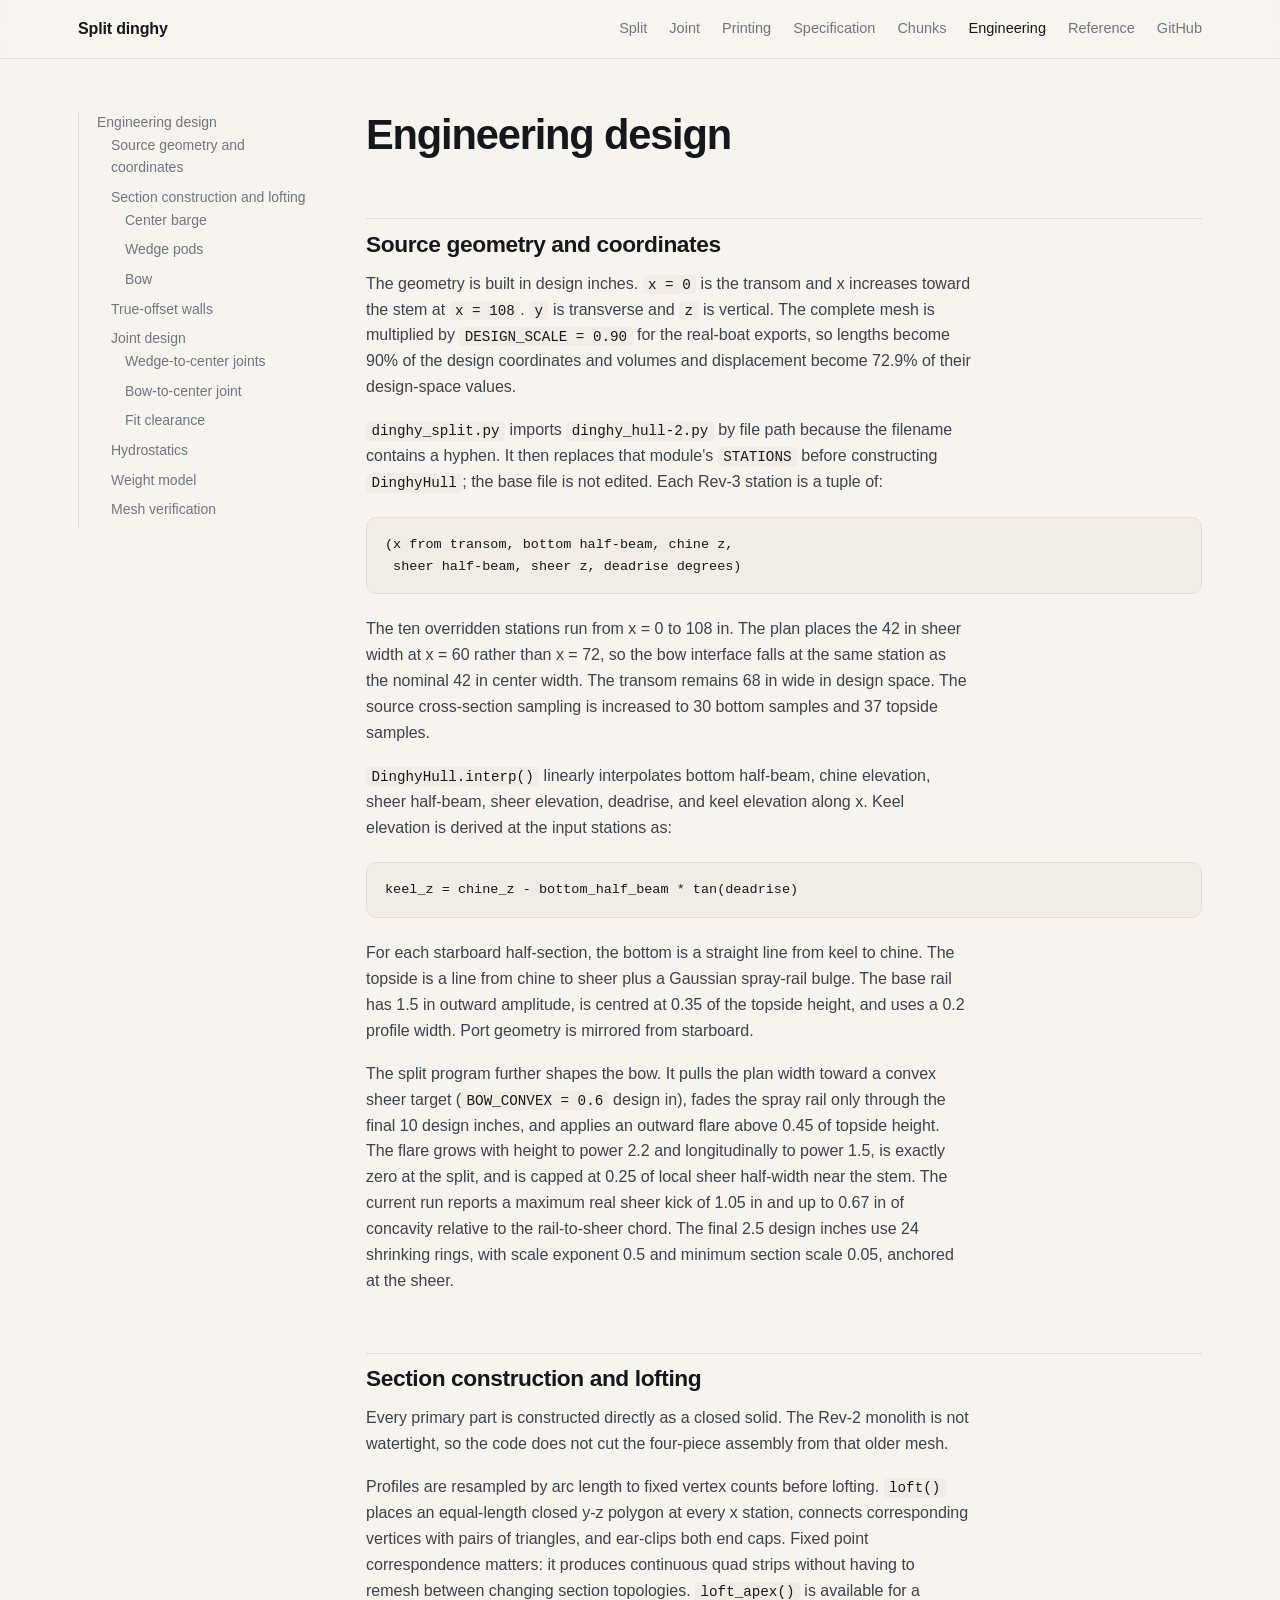
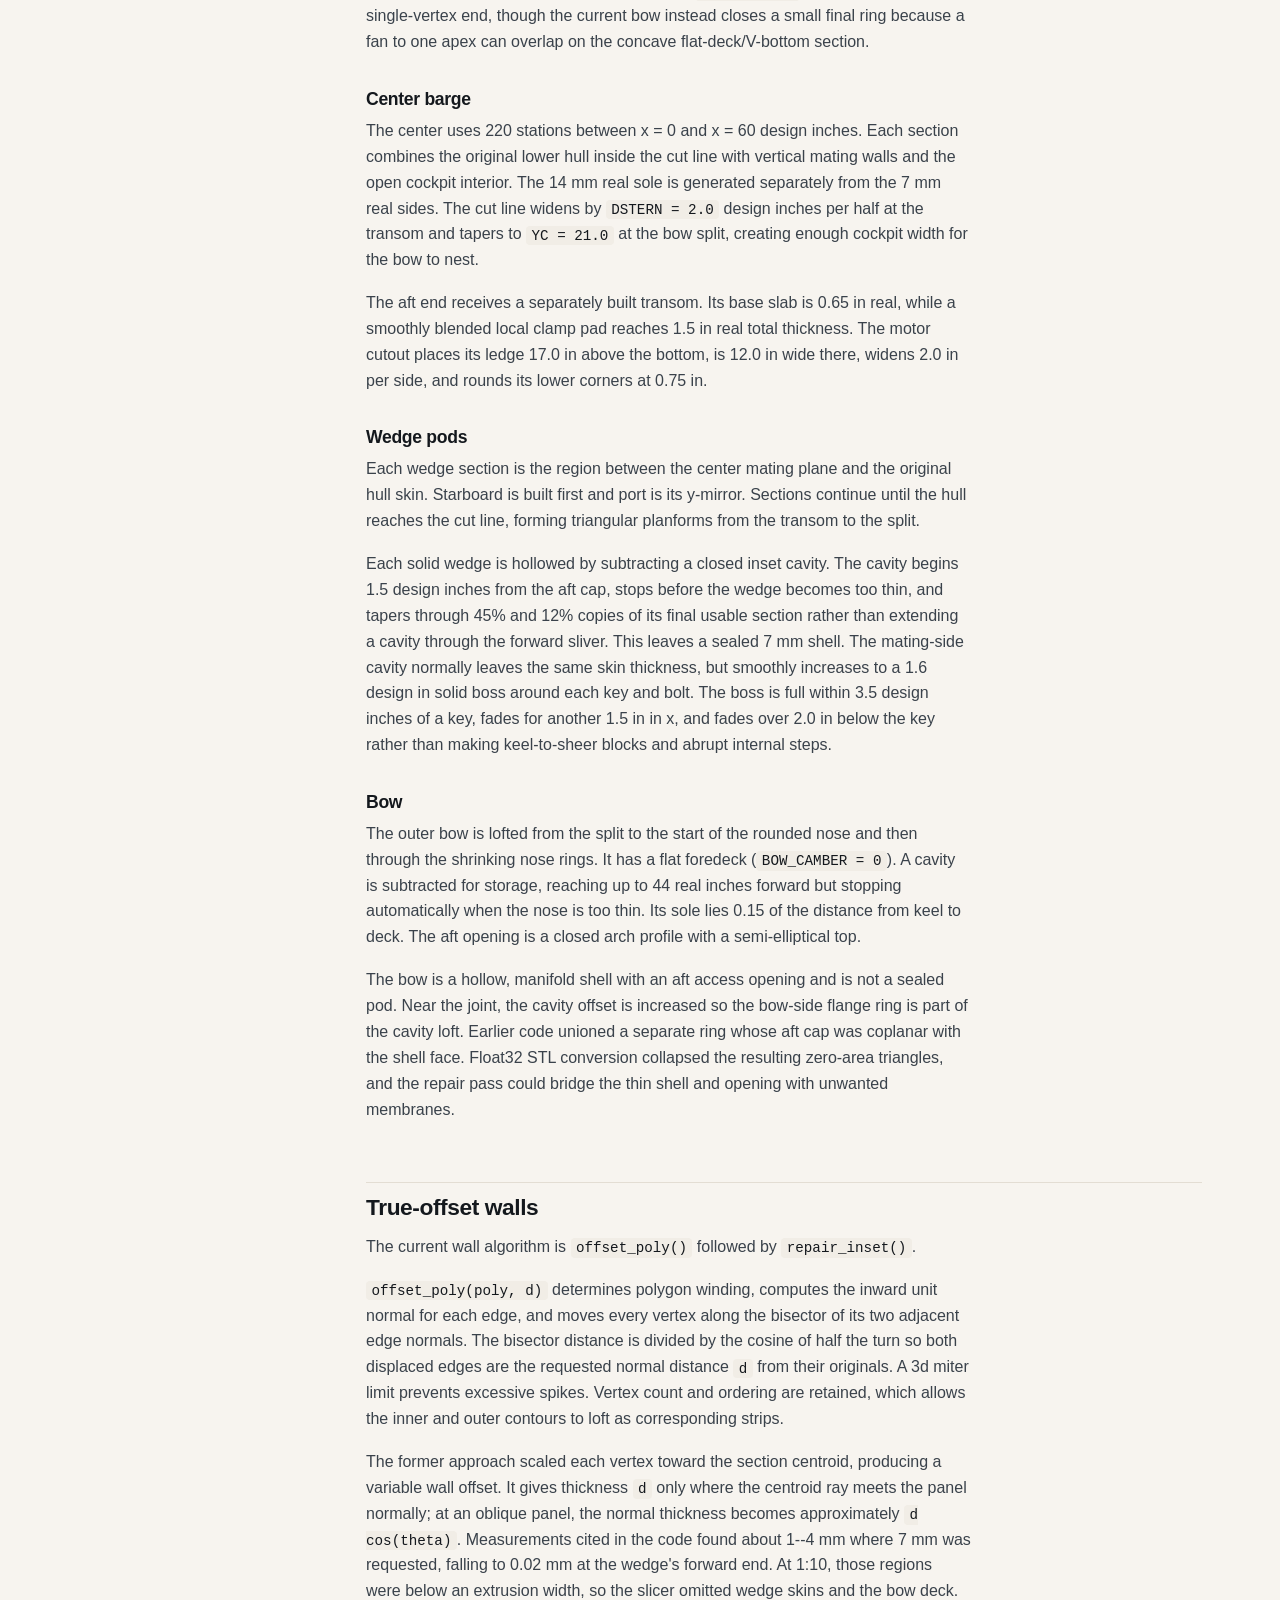
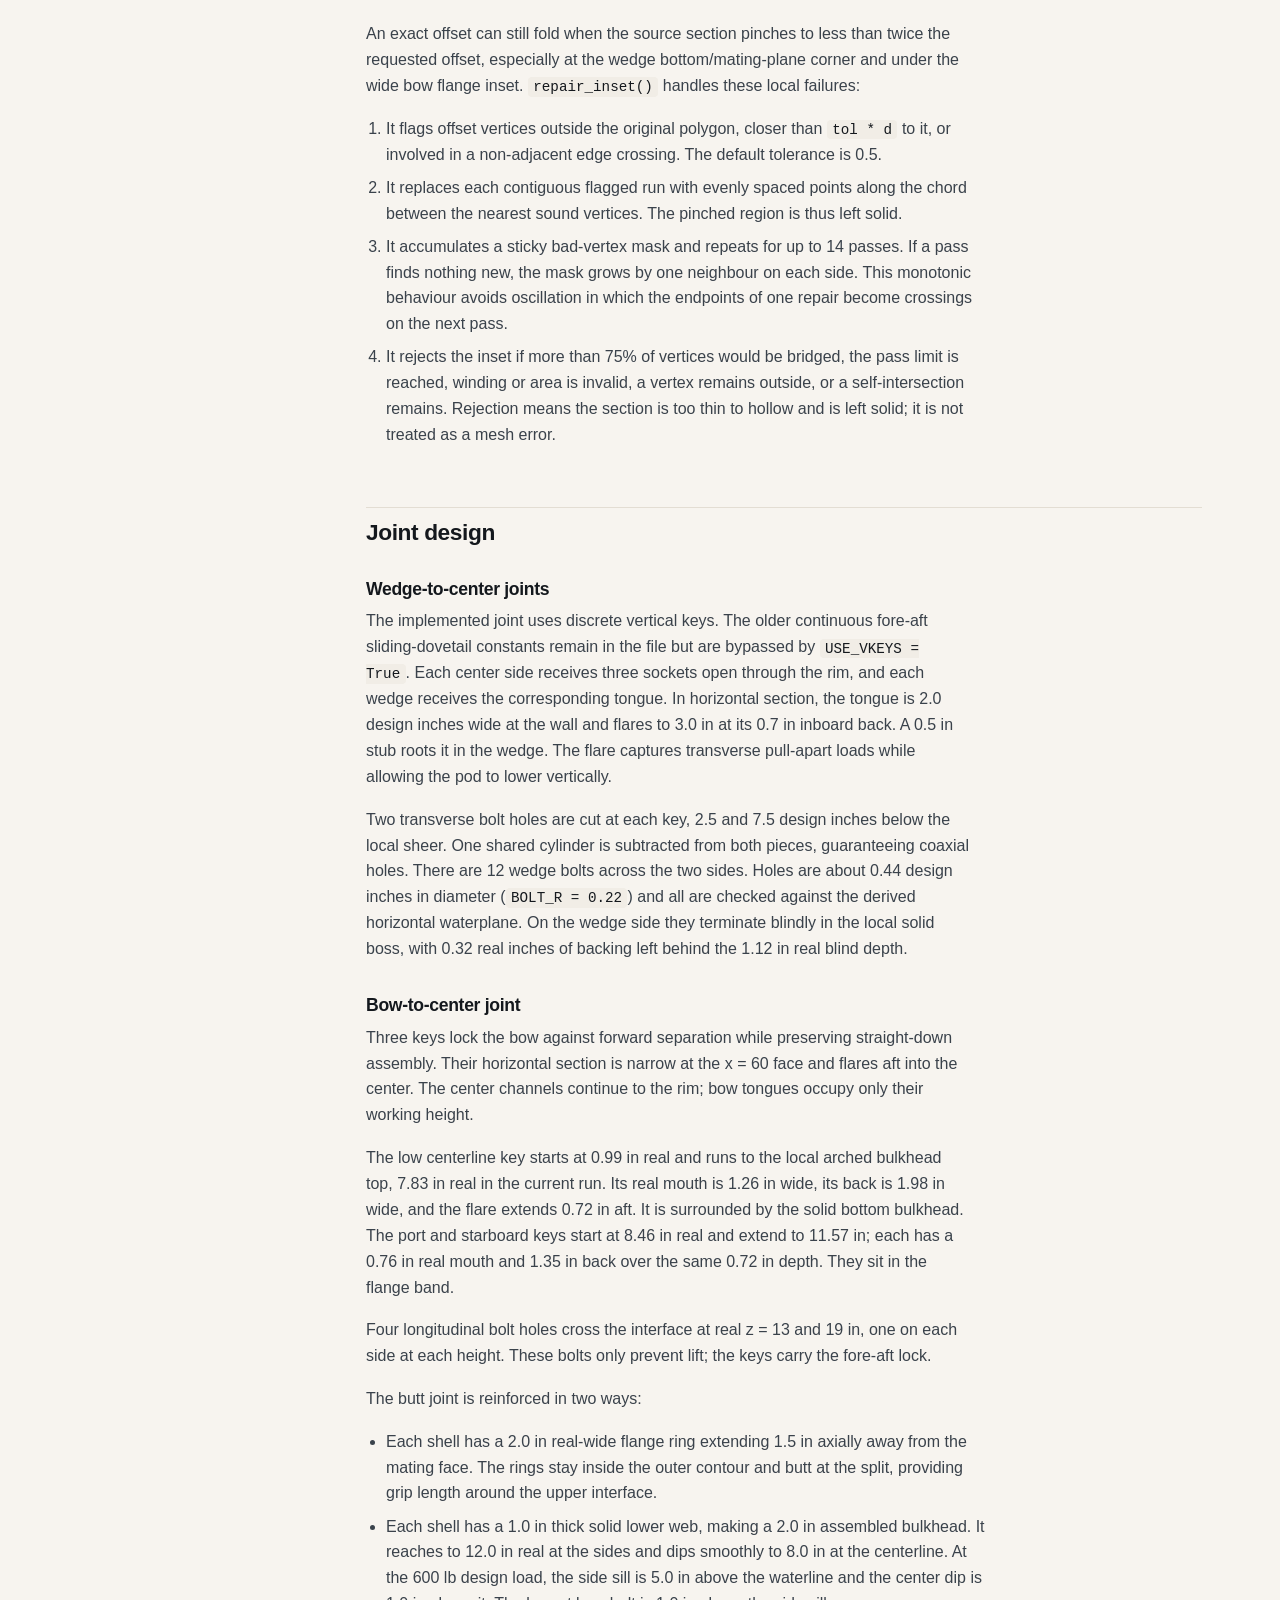
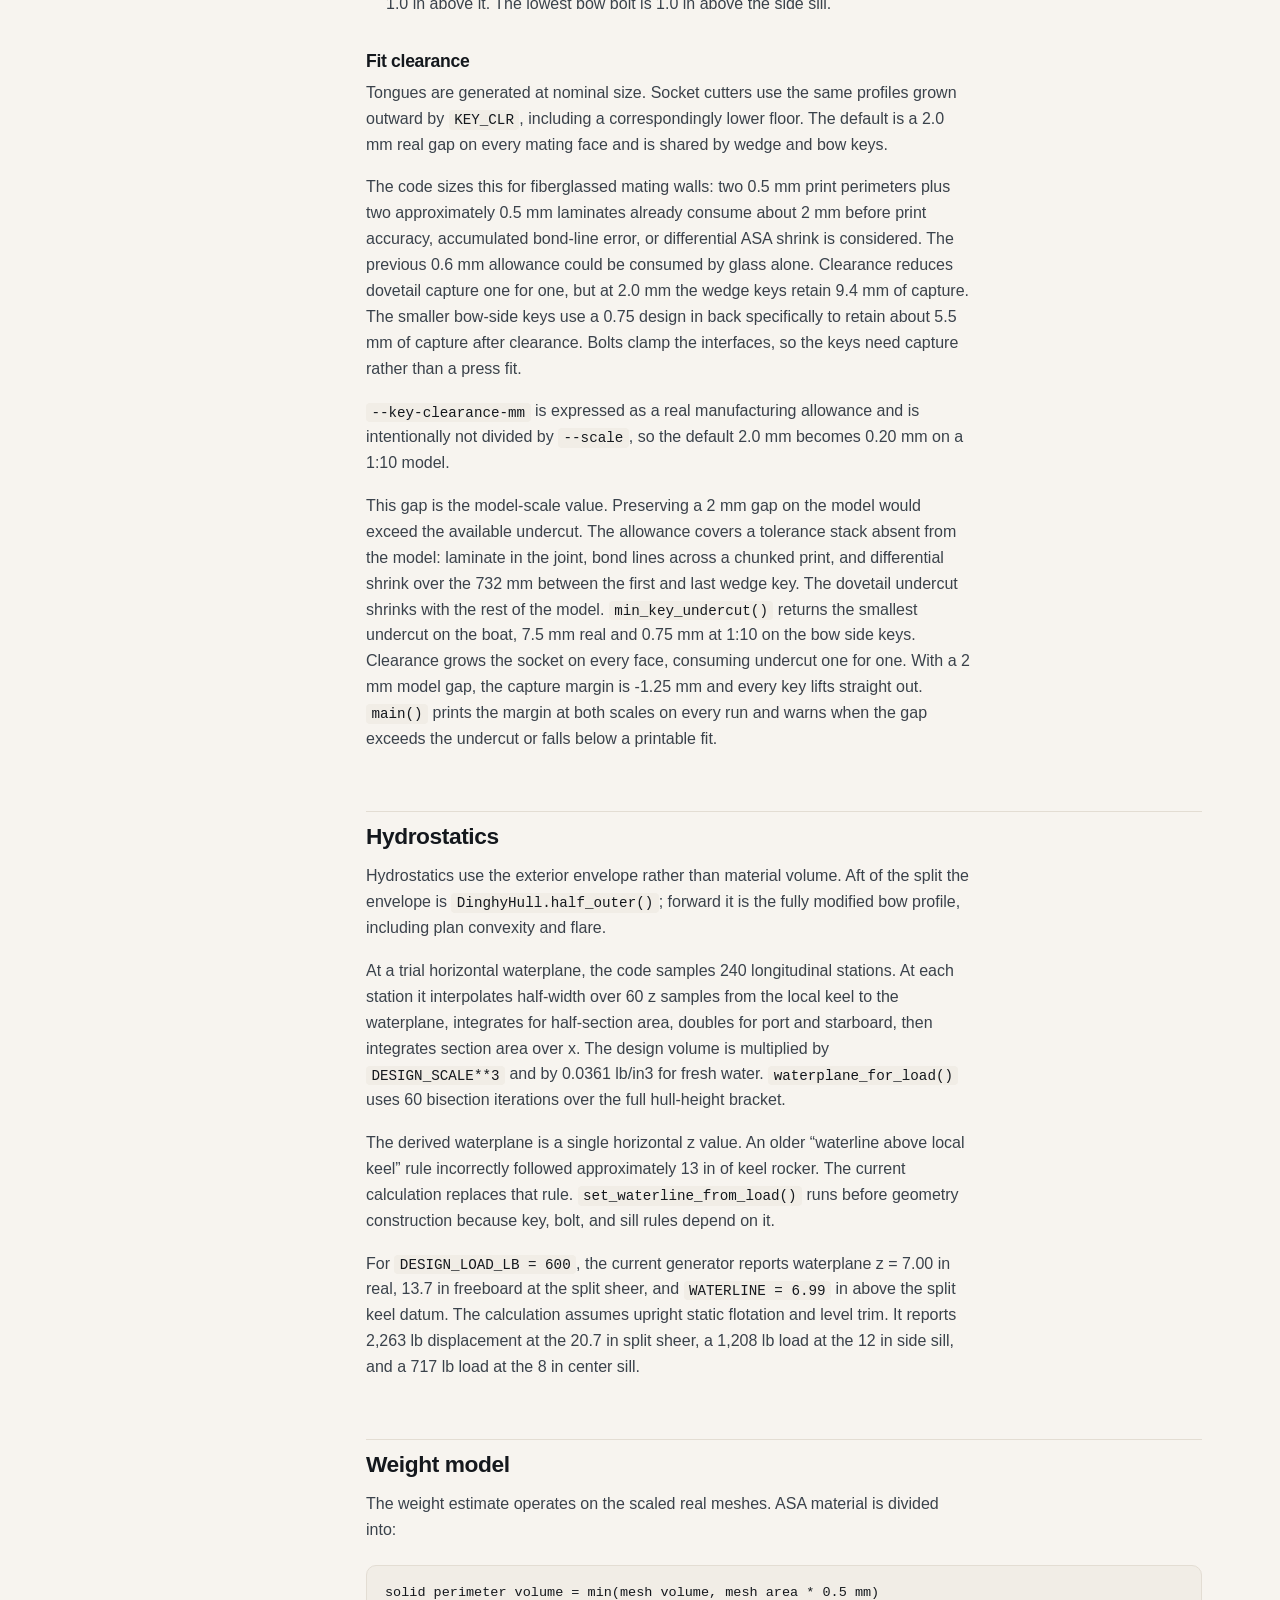
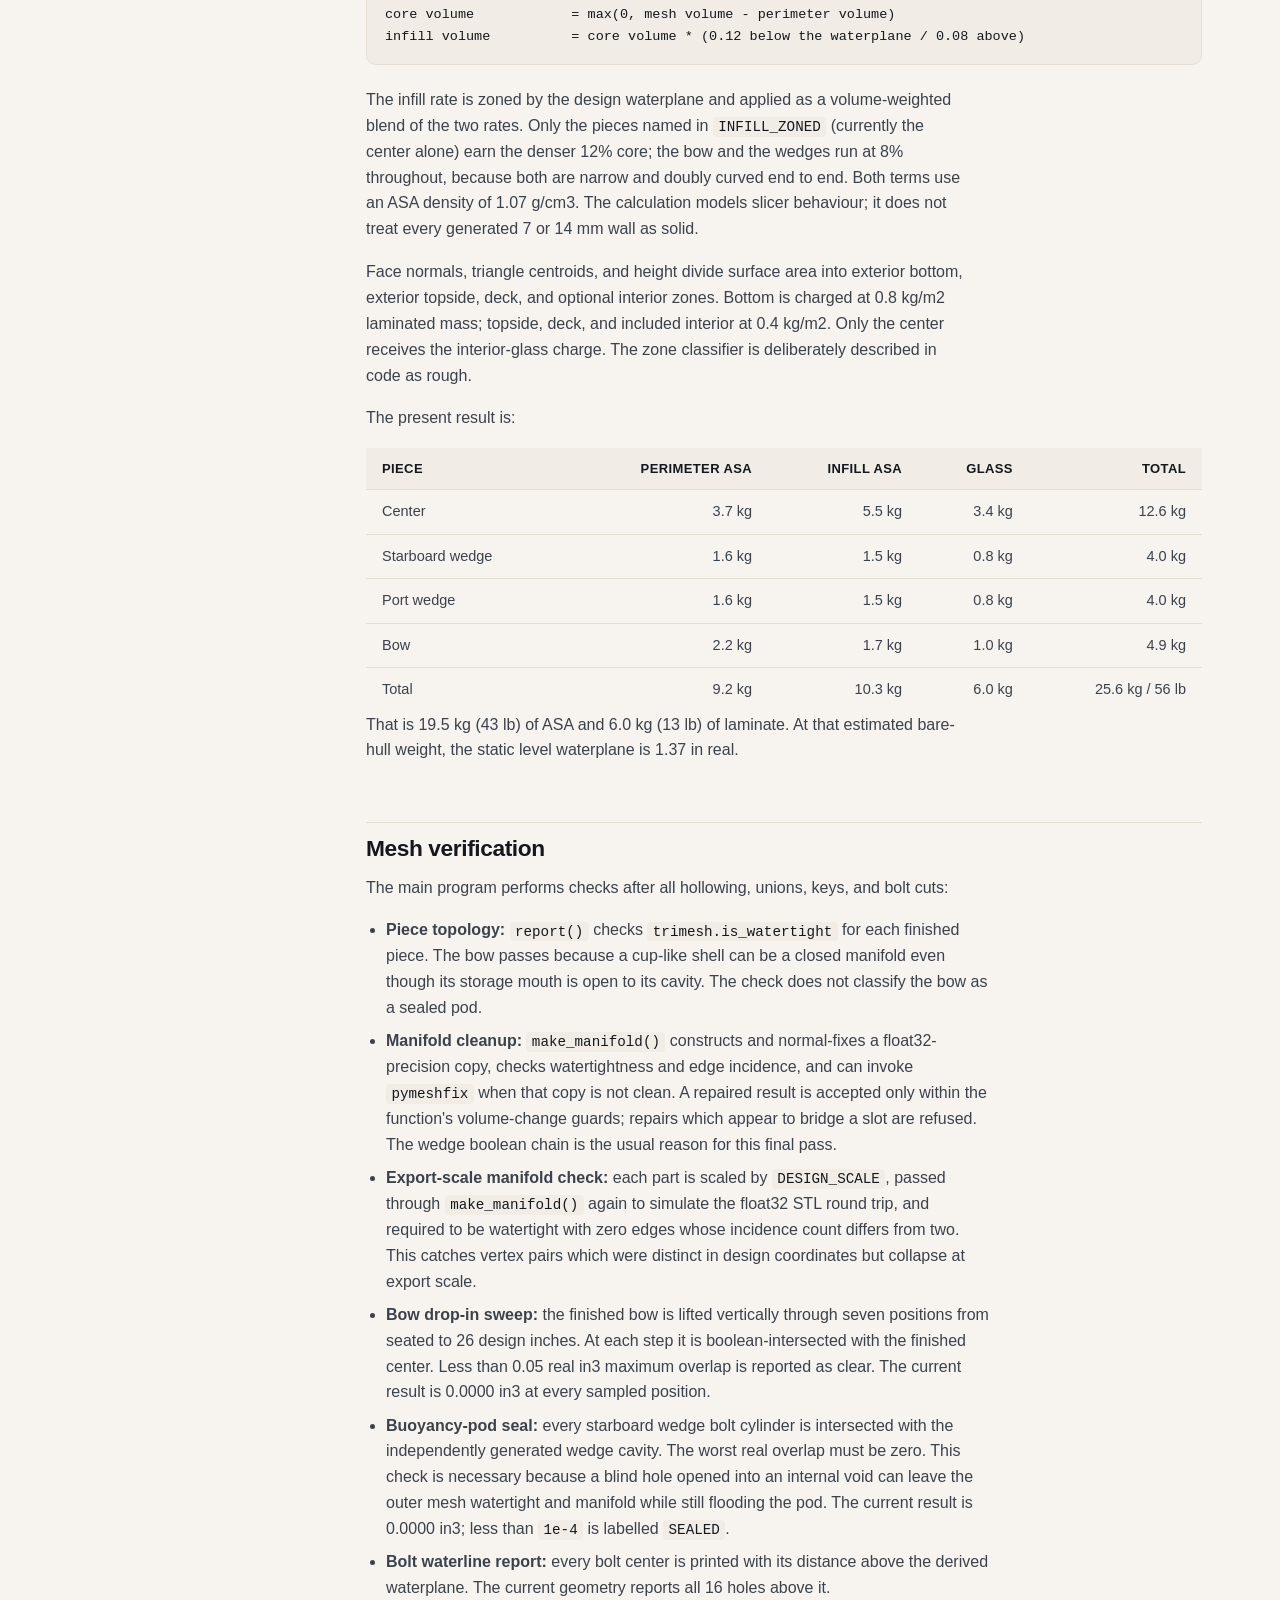
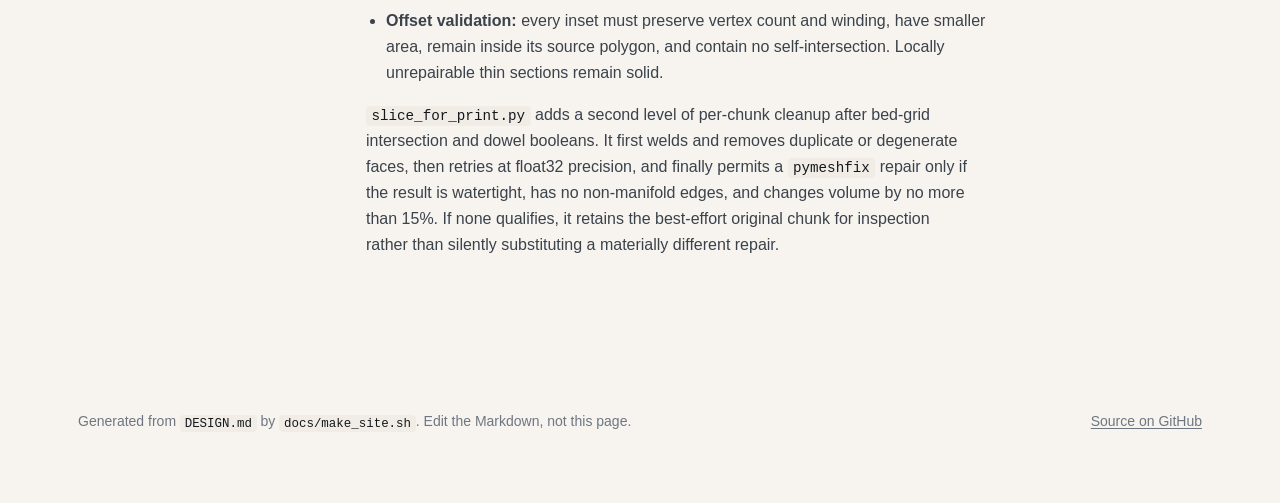
<file: docs/design.html>
<!doctype html>
<html lang="en">
<head>
<meta charset="utf-8">
<meta name="viewport" content="width=device-width, initial-scale=1">
<title>Engineering design | Split dinghy</title>

<link rel="stylesheet" href="style.css">
<link rel="icon" href="data:image/svg+xml,<svg xmlns='http://www.w3.org/2000/svg' viewBox='0 0 100 100'><text y='.9em' font-size='90'>&#9973;</text></svg>">
</head>
<body>

<header class="bar">
  <div class="wrap">
    <a class="brand" href="./">Split dinghy</a>
    <nav>
      <a href="./#split">Split</a>
      <a href="./#joint">Joint</a>
      <a href="./#print">Printing</a>
      <a href="./#spec">Specification</a>
      <a href="chunks.html">Chunks</a>
      <a href="design.html" aria-current="page">Engineering</a>
      <a href="reference.html">Reference</a>
      <a href="https://github.com/AlexWynn-AM/boat-design">GitHub</a>
    </nav>
  </div>
</header>

<div class="wrap">
  <div class="doc">
    <aside id="TOC"><ul>
<li><a href="#engineering-design"
id="toc-engineering-design">Engineering design</a>
<ul>
<li><a href="#source-geometry-and-coordinates"
id="toc-source-geometry-and-coordinates">Source geometry and
coordinates</a></li>
<li><a href="#section-construction-and-lofting"
id="toc-section-construction-and-lofting">Section construction and
lofting</a>
<ul>
<li><a href="#center-barge" id="toc-center-barge">Center barge</a></li>
<li><a href="#wedge-pods" id="toc-wedge-pods">Wedge pods</a></li>
<li><a href="#bow" id="toc-bow">Bow</a></li>
</ul></li>
<li><a href="#true-offset-walls" id="toc-true-offset-walls">True-offset
walls</a></li>
<li><a href="#joint-design" id="toc-joint-design">Joint design</a>
<ul>
<li><a href="#wedge-to-center-joints"
id="toc-wedge-to-center-joints">Wedge-to-center joints</a></li>
<li><a href="#bow-to-center-joint"
id="toc-bow-to-center-joint">Bow-to-center joint</a></li>
<li><a href="#fit-clearance" id="toc-fit-clearance">Fit
clearance</a></li>
</ul></li>
<li><a href="#hydrostatics" id="toc-hydrostatics">Hydrostatics</a></li>
<li><a href="#weight-model" id="toc-weight-model">Weight model</a></li>
<li><a href="#mesh-verification" id="toc-mesh-verification">Mesh
verification</a></li>
</ul></li>
</ul></aside>
    <main class="doc-body">
<h1 id="engineering-design">Engineering design</h1>
<h2 id="source-geometry-and-coordinates">Source geometry and
coordinates</h2>
<p>The geometry is built in design inches. <code>x = 0</code> is the
transom and x increases toward the stem at <code>x = 108</code>.
<code>y</code> is transverse and <code>z</code> is vertical. The
complete mesh is multiplied by <code>DESIGN_SCALE = 0.90</code> for the
real-boat exports, so lengths become 90% of the design coordinates and
volumes and displacement become 72.9% of their design-space values.</p>
<p><code>dinghy_split.py</code> imports <code>dinghy_hull-2.py</code> by
file path because the filename contains a hyphen. It then replaces that
module's <code>STATIONS</code> before constructing
<code>DinghyHull</code>; the base file is not edited. Each Rev-3 station
is a tuple of:</p>
<pre class="text"><code>(x from transom, bottom half-beam, chine z,
 sheer half-beam, sheer z, deadrise degrees)</code></pre>
<p>The ten overridden stations run from x = 0 to 108 in. The plan places
the 42 in sheer width at x = 60 rather than x = 72, so the bow interface
falls at the same station as the nominal 42 in center width. The transom
remains 68 in wide in design space. The source cross-section sampling is
increased to 30 bottom samples and 37 topside samples.</p>
<p><code>DinghyHull.interp()</code> linearly interpolates bottom
half-beam, chine elevation, sheer half-beam, sheer elevation, deadrise,
and keel elevation along x. Keel elevation is derived at the input
stations as:</p>
<pre class="text"><code>keel_z = chine_z - bottom_half_beam * tan(deadrise)</code></pre>
<p>For each starboard half-section, the bottom is a straight line from
keel to chine. The topside is a line from chine to sheer plus a Gaussian
spray-rail bulge. The base rail has 1.5 in outward amplitude, is centred
at 0.35 of the topside height, and uses a 0.2 profile width. Port
geometry is mirrored from starboard.</p>
<p>The split program further shapes the bow. It pulls the plan width
toward a convex sheer target (<code>BOW_CONVEX = 0.6</code> design in),
fades the spray rail only through the final 10 design inches, and
applies an outward flare above 0.45 of topside height. The flare grows
with height to power 2.2 and longitudinally to power 1.5, is exactly
zero at the split, and is capped at 0.25 of local sheer half-width near
the stem. The current run reports a maximum real sheer kick of 1.05 in
and up to 0.67 in of concavity relative to the rail-to-sheer chord. The
final 2.5 design inches use 24 shrinking rings, with scale exponent 0.5
and minimum section scale 0.05, anchored at the sheer.</p>
<h2 id="section-construction-and-lofting">Section construction and
lofting</h2>
<p>Every primary part is constructed directly as a closed solid. The
Rev-2 monolith is not watertight, so the code does not cut the
four-piece assembly from that older mesh.</p>
<p>Profiles are resampled by arc length to fixed vertex counts before
lofting. <code>loft()</code> places an equal-length closed y-z polygon
at every x station, connects corresponding vertices with pairs of
triangles, and ear-clips both end caps. Fixed point correspondence
matters: it produces continuous quad strips without having to remesh
between changing section topologies. <code>loft_apex()</code> is
available for a single-vertex end, though the current bow instead closes
a small final ring because a fan to one apex can overlap on the concave
flat-deck/V-bottom section.</p>
<h3 id="center-barge">Center barge</h3>
<p>The center uses 220 stations between x = 0 and x = 60 design inches.
Each section combines the original lower hull inside the cut line with
vertical mating walls and the open cockpit interior. The 14 mm real sole
is generated separately from the 7 mm real sides. The cut line widens by
<code>DSTERN = 2.0</code> design inches per half at the transom and
tapers to <code>YC = 21.0</code> at the bow split, creating enough
cockpit width for the bow to nest.</p>
<p>The aft end receives a separately built transom. Its base slab is
0.65 in real, while a smoothly blended local clamp pad reaches 1.5 in
real total thickness. The motor cutout places its ledge 17.0 in above
the bottom, is 12.0 in wide there, widens 2.0 in per side, and rounds
its lower corners at 0.75 in.</p>
<h3 id="wedge-pods">Wedge pods</h3>
<p>Each wedge section is the region between the center mating plane and
the original hull skin. Starboard is built first and port is its
y-mirror. Sections continue until the hull reaches the cut line, forming
triangular planforms from the transom to the split.</p>
<p>Each solid wedge is hollowed by subtracting a closed inset cavity.
The cavity begins 1.5 design inches from the aft cap, stops before the
wedge becomes too thin, and tapers through 45% and 12% copies of its
final usable section rather than extending a cavity through the forward
sliver. This leaves a sealed 7 mm shell. The mating-side cavity normally
leaves the same skin thickness, but smoothly increases to a 1.6 design
in solid boss around each key and bolt. The boss is full within 3.5
design inches of a key, fades for another 1.5 in in x, and fades over
2.0 in below the key rather than making keel-to-sheer blocks and abrupt
internal steps.</p>
<h3 id="bow">Bow</h3>
<p>The outer bow is lofted from the split to the start of the rounded
nose and then through the shrinking nose rings. It has a flat foredeck
(<code>BOW_CAMBER = 0</code>). A cavity is subtracted for storage,
reaching up to 44 real inches forward but stopping automatically when
the nose is too thin. Its sole lies 0.15 of the distance from keel to
deck. The aft opening is a closed arch profile with a semi-elliptical
top.</p>
<p>The bow is a hollow, manifold shell with an aft access opening and is
not a sealed pod. Near the joint, the cavity offset is increased so the
bow-side flange ring is part of the cavity loft. Earlier code unioned a
separate ring whose aft cap was coplanar with the shell face. Float32
STL conversion collapsed the resulting zero-area triangles, and the
repair pass could bridge the thin shell and opening with unwanted
membranes.</p>
<h2 id="true-offset-walls">True-offset walls</h2>
<p>The current wall algorithm is <code>offset_poly()</code> followed by
<code>repair_inset()</code>.</p>
<p><code>offset_poly(poly, d)</code> determines polygon winding,
computes the inward unit normal for each edge, and moves every vertex
along the bisector of its two adjacent edge normals. The bisector
distance is divided by the cosine of half the turn so both displaced
edges are the requested normal distance <code>d</code> from their
originals. A 3d miter limit prevents excessive spikes. Vertex count and
ordering are retained, which allows the inner and outer contours to loft
as corresponding strips.</p>
<p>The former approach scaled each vertex toward the section centroid,
producing a variable wall offset. It gives thickness <code>d</code> only
where the centroid ray meets the panel normally; at an oblique panel,
the normal thickness becomes approximately <code>d cos(theta)</code>.
Measurements cited in the code found about 1--4 mm where 7 mm was
requested, falling to 0.02 mm at the wedge's forward end. At 1:10, those
regions were below an extrusion width, so the slicer omitted wedge skins
and the bow deck.</p>
<p>An exact offset can still fold when the source section pinches to
less than twice the requested offset, especially at the wedge
bottom/mating-plane corner and under the wide bow flange inset.
<code>repair_inset()</code> handles these local failures:</p>
<ol type="1">
<li>It flags offset vertices outside the original polygon, closer than
<code>tol * d</code> to it, or involved in a non-adjacent edge crossing.
The default tolerance is 0.5.</li>
<li>It replaces each contiguous flagged run with evenly spaced points
along the chord between the nearest sound vertices. The pinched region
is thus left solid.</li>
<li>It accumulates a sticky bad-vertex mask and repeats for up to 14
passes. If a pass finds nothing new, the mask grows by one neighbour on
each side. This monotonic behaviour avoids oscillation in which the
endpoints of one repair become crossings on the next pass.</li>
<li>It rejects the inset if more than 75% of vertices would be bridged,
the pass limit is reached, winding or area is invalid, a vertex remains
outside, or a self-intersection remains. Rejection means the section is
too thin to hollow and is left solid; it is not treated as a mesh
error.</li>
</ol>
<h2 id="joint-design">Joint design</h2>
<h3 id="wedge-to-center-joints">Wedge-to-center joints</h3>
<p>The implemented joint uses discrete vertical keys. The older
continuous fore-aft sliding-dovetail constants remain in the file but
are bypassed by <code>USE_VKEYS = True</code>. Each center side receives
three sockets open through the rim, and each wedge receives the
corresponding tongue. In horizontal section, the tongue is 2.0 design
inches wide at the wall and flares to 3.0 in at its 0.7 in inboard back.
A 0.5 in stub roots it in the wedge. The flare captures transverse
pull-apart loads while allowing the pod to lower vertically.</p>
<p>Two transverse bolt holes are cut at each key, 2.5 and 7.5 design
inches below the local sheer. One shared cylinder is subtracted from
both pieces, guaranteeing coaxial holes. There are 12 wedge bolts across
the two sides. Holes are about 0.44 design inches in diameter
(<code>BOLT_R = 0.22</code>) and all are checked against the derived
horizontal waterplane. On the wedge side they terminate blindly in the
local solid boss, with 0.32 real inches of backing left behind the 1.12
in real blind depth.</p>
<h3 id="bow-to-center-joint">Bow-to-center joint</h3>
<p>Three keys lock the bow against forward separation while preserving
straight-down assembly. Their horizontal section is narrow at the x = 60
face and flares aft into the center. The center channels continue to the
rim; bow tongues occupy only their working height.</p>
<p>The low centerline key starts at 0.99 in real and runs to the local
arched bulkhead top, 7.83 in real in the current run. Its real mouth is
1.26 in wide, its back is 1.98 in wide, and the flare extends 0.72 in
aft. It is surrounded by the solid bottom bulkhead. The port and
starboard keys start at 8.46 in real and extend to 11.57 in; each has a
0.76 in real mouth and 1.35 in back over the same 0.72 in depth. They
sit in the flange band.</p>
<p>Four longitudinal bolt holes cross the interface at real z = 13 and
19 in, one on each side at each height. These bolts only prevent lift;
the keys carry the fore-aft lock.</p>
<p>The butt joint is reinforced in two ways:</p>
<ul>
<li>Each shell has a 2.0 in real-wide flange ring extending 1.5 in
axially away from the mating face. The rings stay inside the outer
contour and butt at the split, providing grip length around the upper
interface.</li>
<li>Each shell has a 1.0 in thick solid lower web, making a 2.0 in
assembled bulkhead. It reaches to 12.0 in real at the sides and dips
smoothly to 8.0 in at the centerline. At the 600 lb design load, the
side sill is 5.0 in above the waterline and the center dip is 1.0 in
above it. The lowest bow bolt is 1.0 in above the side sill.</li>
</ul>
<h3 id="fit-clearance">Fit clearance</h3>
<p>Tongues are generated at nominal size. Socket cutters use the same
profiles grown outward by <code>KEY_CLR</code>, including a
correspondingly lower floor. The default is a 2.0 mm real gap on every
mating face and is shared by wedge and bow keys.</p>
<p>The code sizes this for fiberglassed mating walls: two 0.5 mm print
perimeters plus two approximately 0.5 mm laminates already consume about
2 mm before print accuracy, accumulated bond-line error, or differential
ASA shrink is considered. The previous 0.6 mm allowance could be
consumed by glass alone. Clearance reduces dovetail capture one for one,
but at 2.0 mm the wedge keys retain 9.4 mm of capture. The smaller
bow-side keys use a 0.75 design in back specifically to retain about 5.5
mm of capture after clearance. Bolts clamp the interfaces, so the keys
need capture rather than a press fit.</p>
<p><code>--key-clearance-mm</code> is expressed as a real manufacturing
allowance and is intentionally not divided by <code>--scale</code>, so
the default 2.0 mm becomes 0.20 mm on a 1:10 model.</p>
<p>This gap is the model-scale value. Preserving a 2 mm gap on the model
would exceed the available undercut. The allowance covers a tolerance
stack absent from the model: laminate in the joint, bond lines across a
chunked print, and differential shrink over the 732 mm between the first
and last wedge key. The dovetail undercut shrinks with the rest of the
model. <code>min_key_undercut()</code> returns the smallest undercut on
the boat, 7.5 mm real and 0.75 mm at 1:10 on the bow side keys.
Clearance grows the socket on every face, consuming undercut one for
one. With a 2 mm model gap, the capture margin is -1.25 mm and every key
lifts straight out. <code>main()</code> prints the margin at both scales
on every run and warns when the gap exceeds the undercut or falls below
a printable fit.</p>
<h2 id="hydrostatics">Hydrostatics</h2>
<p>Hydrostatics use the exterior envelope rather than material volume.
Aft of the split the envelope is <code>DinghyHull.half_outer()</code>;
forward it is the fully modified bow profile, including plan convexity
and flare.</p>
<p>At a trial horizontal waterplane, the code samples 240 longitudinal
stations. At each station it interpolates half-width over 60 z samples
from the local keel to the waterplane, integrates for half-section area,
doubles for port and starboard, then integrates section area over x. The
design volume is multiplied by <code>DESIGN_SCALE**3</code> and by
0.0361 lb/in3 for fresh water. <code>waterplane_for_load()</code> uses
60 bisection iterations over the full hull-height bracket.</p>
<p>The derived waterplane is a single horizontal z value. An older
“waterline above local keel” rule incorrectly followed approximately 13
in of keel rocker. The current calculation replaces that rule.
<code>set_waterline_from_load()</code> runs before geometry construction
because key, bolt, and sill rules depend on it.</p>
<p>For <code>DESIGN_LOAD_LB = 600</code>, the current generator reports
waterplane z = 7.00 in real, 13.7 in freeboard at the split sheer, and
<code>WATERLINE = 6.99</code> in above the split keel datum. The
calculation assumes upright static flotation and level trim. It reports
2,263 lb displacement at the 20.7 in split sheer, a 1,208 lb load at the
12 in side sill, and a 717 lb load at the 8 in center sill.</p>
<h2 id="weight-model">Weight model</h2>
<p>The weight estimate operates on the scaled real meshes. ASA material
is divided into:</p>
<pre class="text"><code>solid perimeter volume = min(mesh volume, mesh area * 0.5 mm)
core volume            = max(0, mesh volume - perimeter volume)
infill volume          = core volume * (0.12 below the waterplane / 0.08 above)</code></pre>
<p>The infill rate is zoned by the design waterplane and applied as a
volume-weighted blend of the two rates. Only the pieces named in
<code>INFILL_ZONED</code> (currently the center alone) earn the denser
12% core; the bow and the wedges run at 8% throughout, because both are
narrow and doubly curved end to end. Both terms use an ASA density of
1.07 g/cm3. The calculation models slicer behaviour; it does not treat
every generated 7 or 14 mm wall as solid.</p>
<p>Face normals, triangle centroids, and height divide surface area into
exterior bottom, exterior topside, deck, and optional interior zones.
Bottom is charged at 0.8 kg/m2 laminated mass; topside, deck, and
included interior at 0.4 kg/m2. Only the center receives the
interior-glass charge. The zone classifier is deliberately described in
code as rough.</p>
<p>The present result is:</p>
<table>
<thead>
<tr>
<th>Piece</th>
<th style="text-align: right;">Perimeter ASA</th>
<th style="text-align: right;">Infill ASA</th>
<th style="text-align: right;">Glass</th>
<th style="text-align: right;">Total</th>
</tr>
</thead>
<tbody>
<tr>
<td>Center</td>
<td style="text-align: right;">3.7 kg</td>
<td style="text-align: right;">5.5 kg</td>
<td style="text-align: right;">3.4 kg</td>
<td style="text-align: right;">12.6 kg</td>
</tr>
<tr>
<td>Starboard wedge</td>
<td style="text-align: right;">1.6 kg</td>
<td style="text-align: right;">1.5 kg</td>
<td style="text-align: right;">0.8 kg</td>
<td style="text-align: right;">4.0 kg</td>
</tr>
<tr>
<td>Port wedge</td>
<td style="text-align: right;">1.6 kg</td>
<td style="text-align: right;">1.5 kg</td>
<td style="text-align: right;">0.8 kg</td>
<td style="text-align: right;">4.0 kg</td>
</tr>
<tr>
<td>Bow</td>
<td style="text-align: right;">2.2 kg</td>
<td style="text-align: right;">1.7 kg</td>
<td style="text-align: right;">1.0 kg</td>
<td style="text-align: right;">4.9 kg</td>
</tr>
<tr>
<td>Total</td>
<td style="text-align: right;">9.2 kg</td>
<td style="text-align: right;">10.3 kg</td>
<td style="text-align: right;">6.0 kg</td>
<td style="text-align: right;">25.6 kg / 56 lb</td>
</tr>
</tbody>
</table>
<p>That is 19.5 kg (43 lb) of ASA and 6.0 kg (13 lb) of laminate. At
that estimated bare-hull weight, the static level waterplane is 1.37 in
real.</p>
<h2 id="mesh-verification">Mesh verification</h2>
<p>The main program performs checks after all hollowing, unions, keys,
and bolt cuts:</p>
<ul>
<li><strong>Piece topology:</strong> <code>report()</code> checks
<code>trimesh.is_watertight</code> for each finished piece. The bow
passes because a cup-like shell can be a closed manifold even though its
storage mouth is open to its cavity. The check does not classify the bow
as a sealed pod.</li>
<li><strong>Manifold cleanup:</strong> <code>make_manifold()</code>
constructs and normal-fixes a float32-precision copy, checks
watertightness and edge incidence, and can invoke <code>pymeshfix</code>
when that copy is not clean. A repaired result is accepted only within
the function's volume-change guards; repairs which appear to bridge a
slot are refused. The wedge boolean chain is the usual reason for this
final pass.</li>
<li><strong>Export-scale manifold check:</strong> each part is scaled by
<code>DESIGN_SCALE</code>, passed through <code>make_manifold()</code>
again to simulate the float32 STL round trip, and required to be
watertight with zero edges whose incidence count differs from two. This
catches vertex pairs which were distinct in design coordinates but
collapse at export scale.</li>
<li><strong>Bow drop-in sweep:</strong> the finished bow is lifted
vertically through seven positions from seated to 26 design inches. At
each step it is boolean-intersected with the finished center. Less than
0.05 real in3 maximum overlap is reported as clear. The current result
is 0.0000 in3 at every sampled position.</li>
<li><strong>Buoyancy-pod seal:</strong> every starboard wedge bolt
cylinder is intersected with the independently generated wedge cavity.
The worst real overlap must be zero. This check is necessary because a
blind hole opened into an internal void can leave the outer mesh
watertight and manifold while still flooding the pod. The current result
is 0.0000 in3; less than <code>1e-4</code> is labelled
<code>SEALED</code>.</li>
<li><strong>Bolt waterline report:</strong> every bolt center is printed
with its distance above the derived waterplane. The current geometry
reports all 16 holes above it.</li>
<li><strong>Offset validation:</strong> every inset must preserve vertex
count and winding, have smaller area, remain inside its source polygon,
and contain no self-intersection. Locally unrepairable thin sections
remain solid.</li>
</ul>
<p><code>slice_for_print.py</code> adds a second level of per-chunk
cleanup after bed-grid intersection and dowel booleans. It first welds
and removes duplicate or degenerate faces, then retries at float32
precision, and finally permits a <code>pymeshfix</code> repair only if
the result is watertight, has no non-manifold edges, and changes volume
by no more than 15%. If none qualifies, it retains the best-effort
original chunk for inspection rather than silently substituting a
materially different repair.</p>
    </main>
  </div>
</div>

<footer>
  <div class="wrap">
    <span>Generated from <code>DESIGN.md</code> by <code>docs/make_site.sh</code>. Edit the Markdown, not this page.</span>
    <span class="spacer"></span>
    <a href="https://github.com/AlexWynn-AM/boat-design">Source on GitHub</a>
  </div>
</footer>

</body>
</html>
</file>
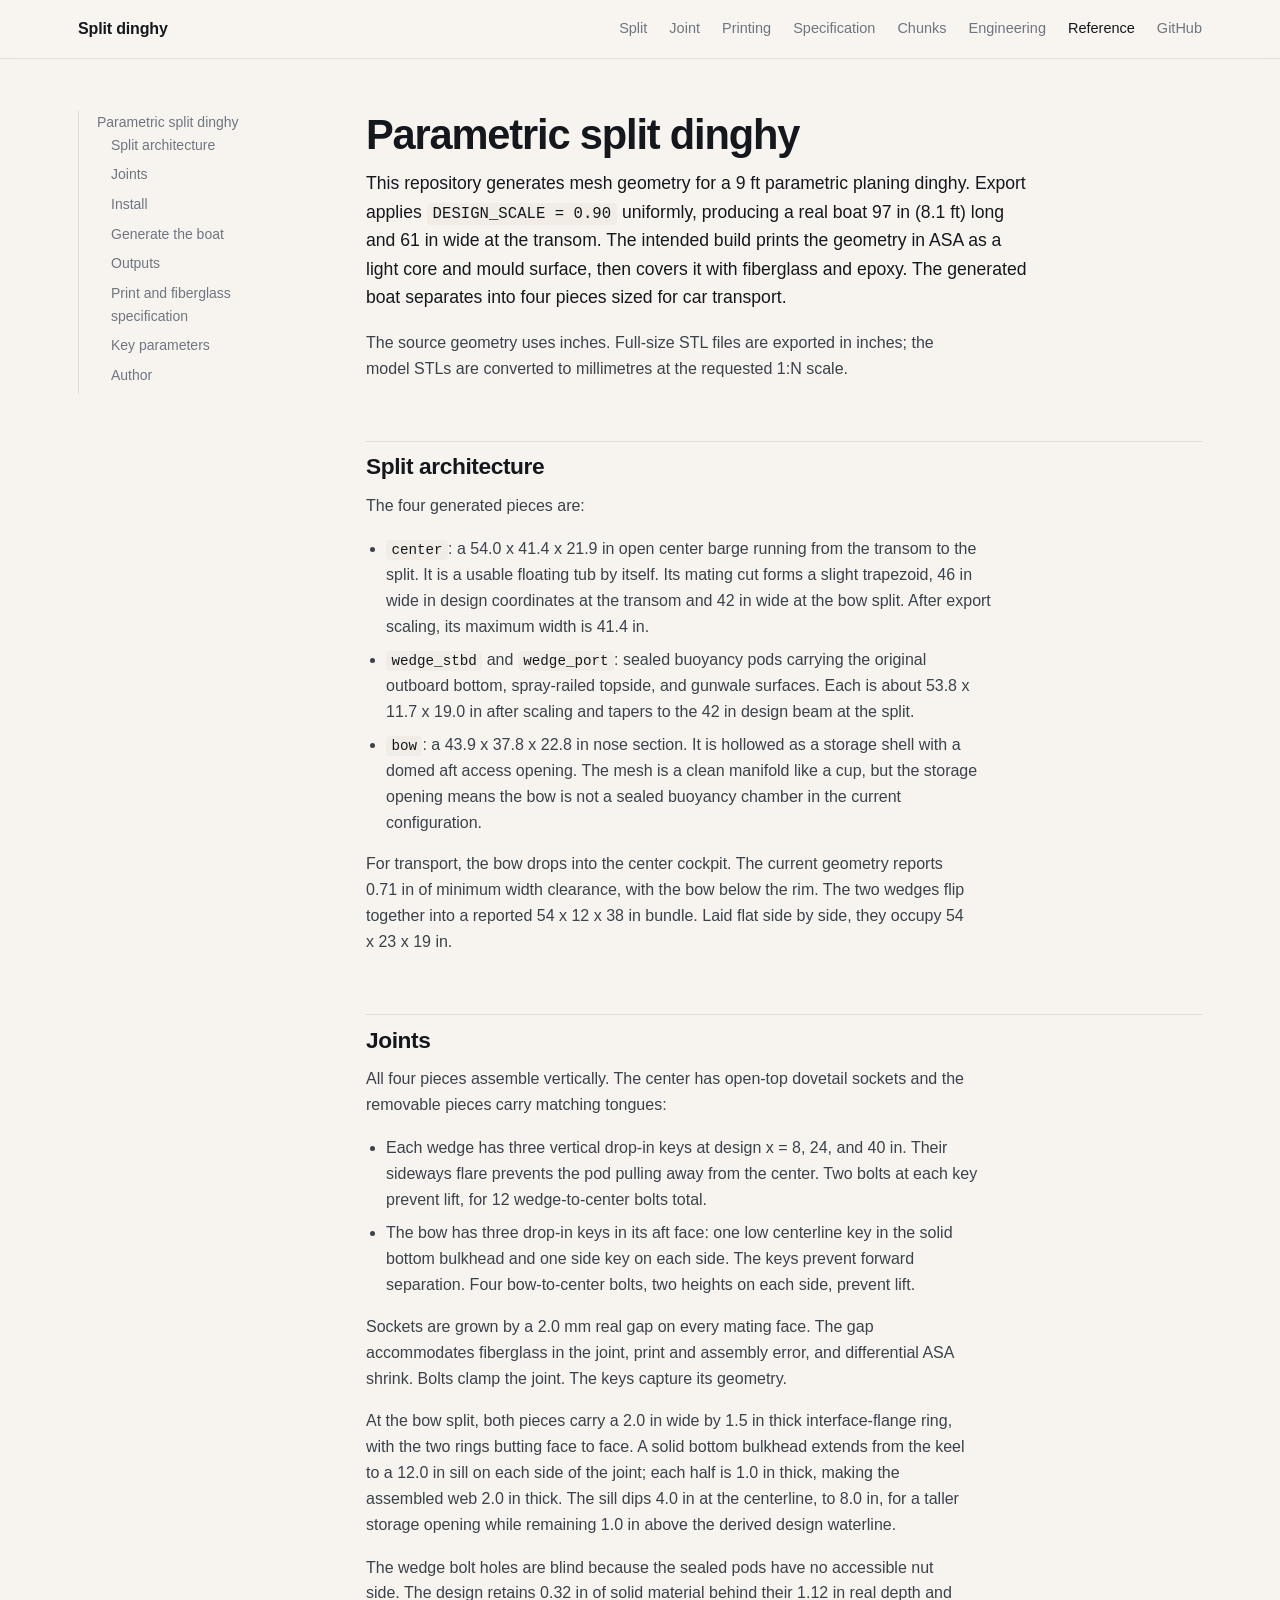
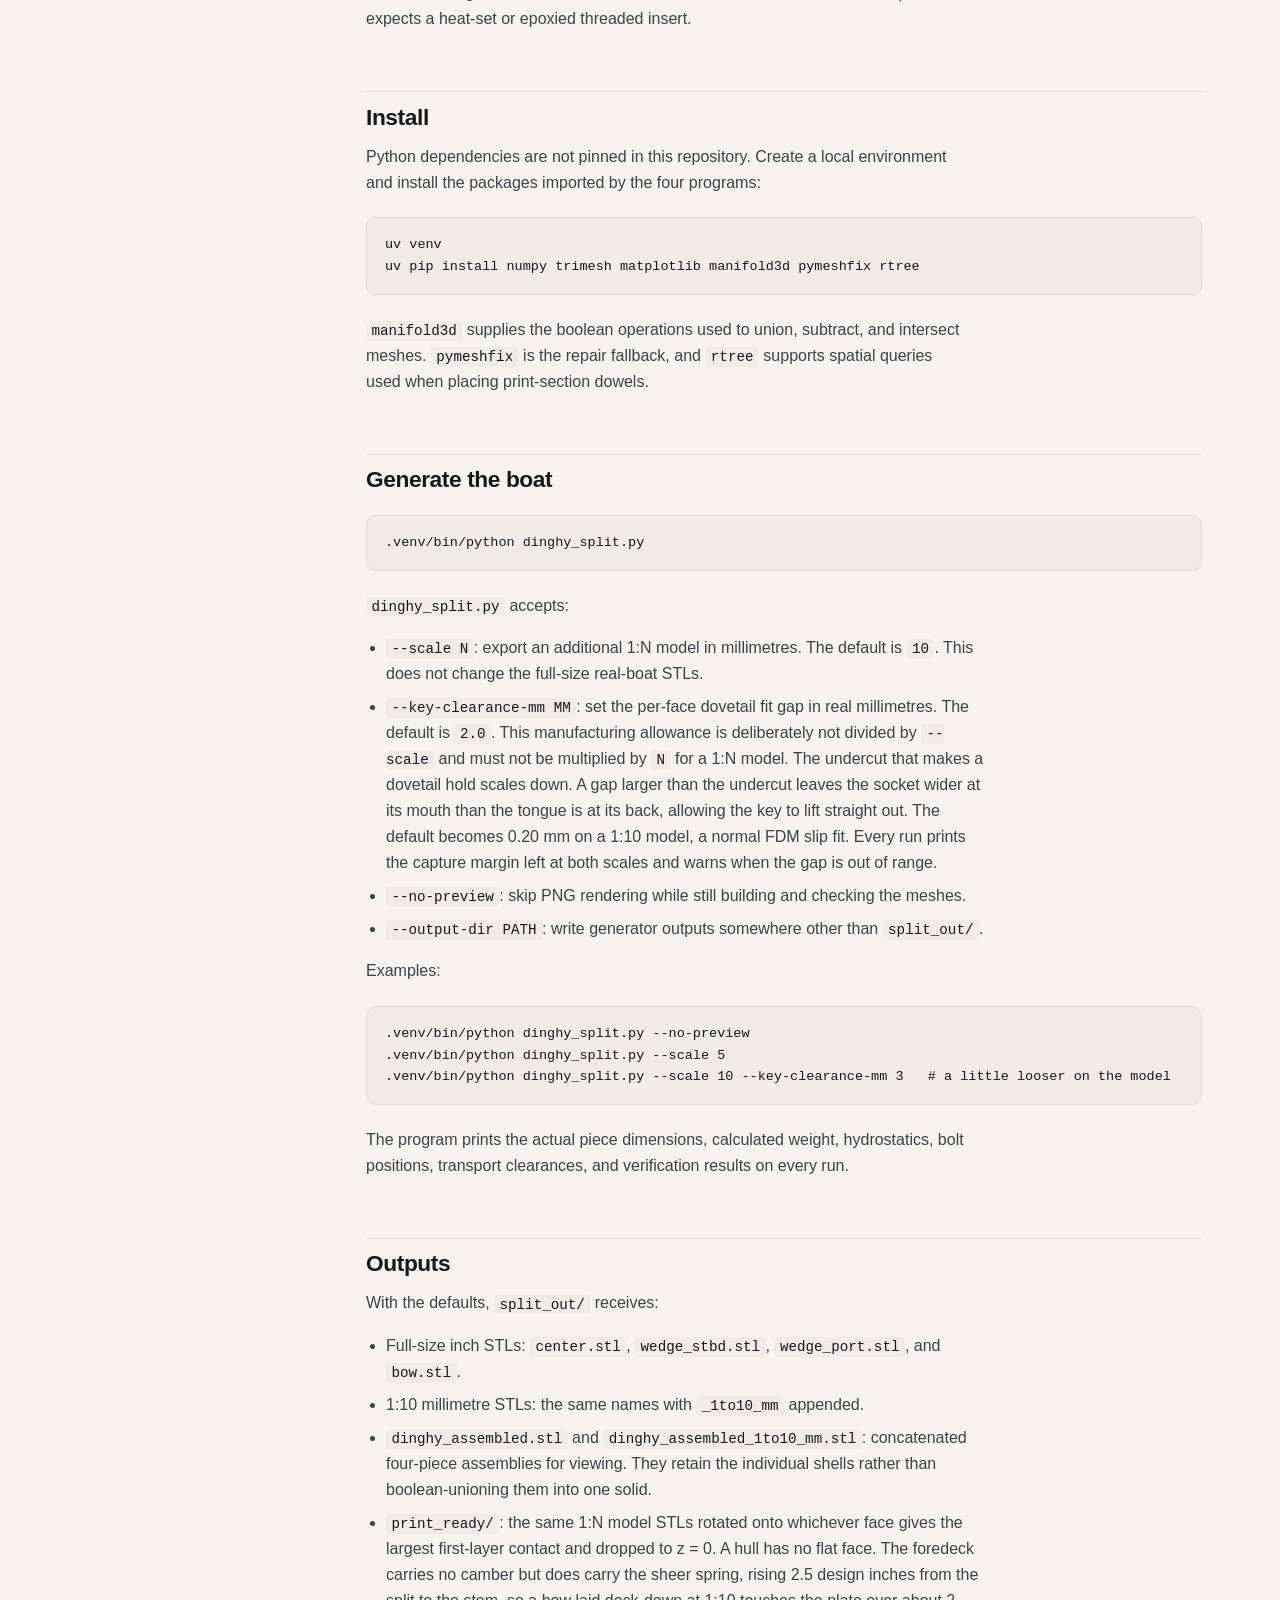
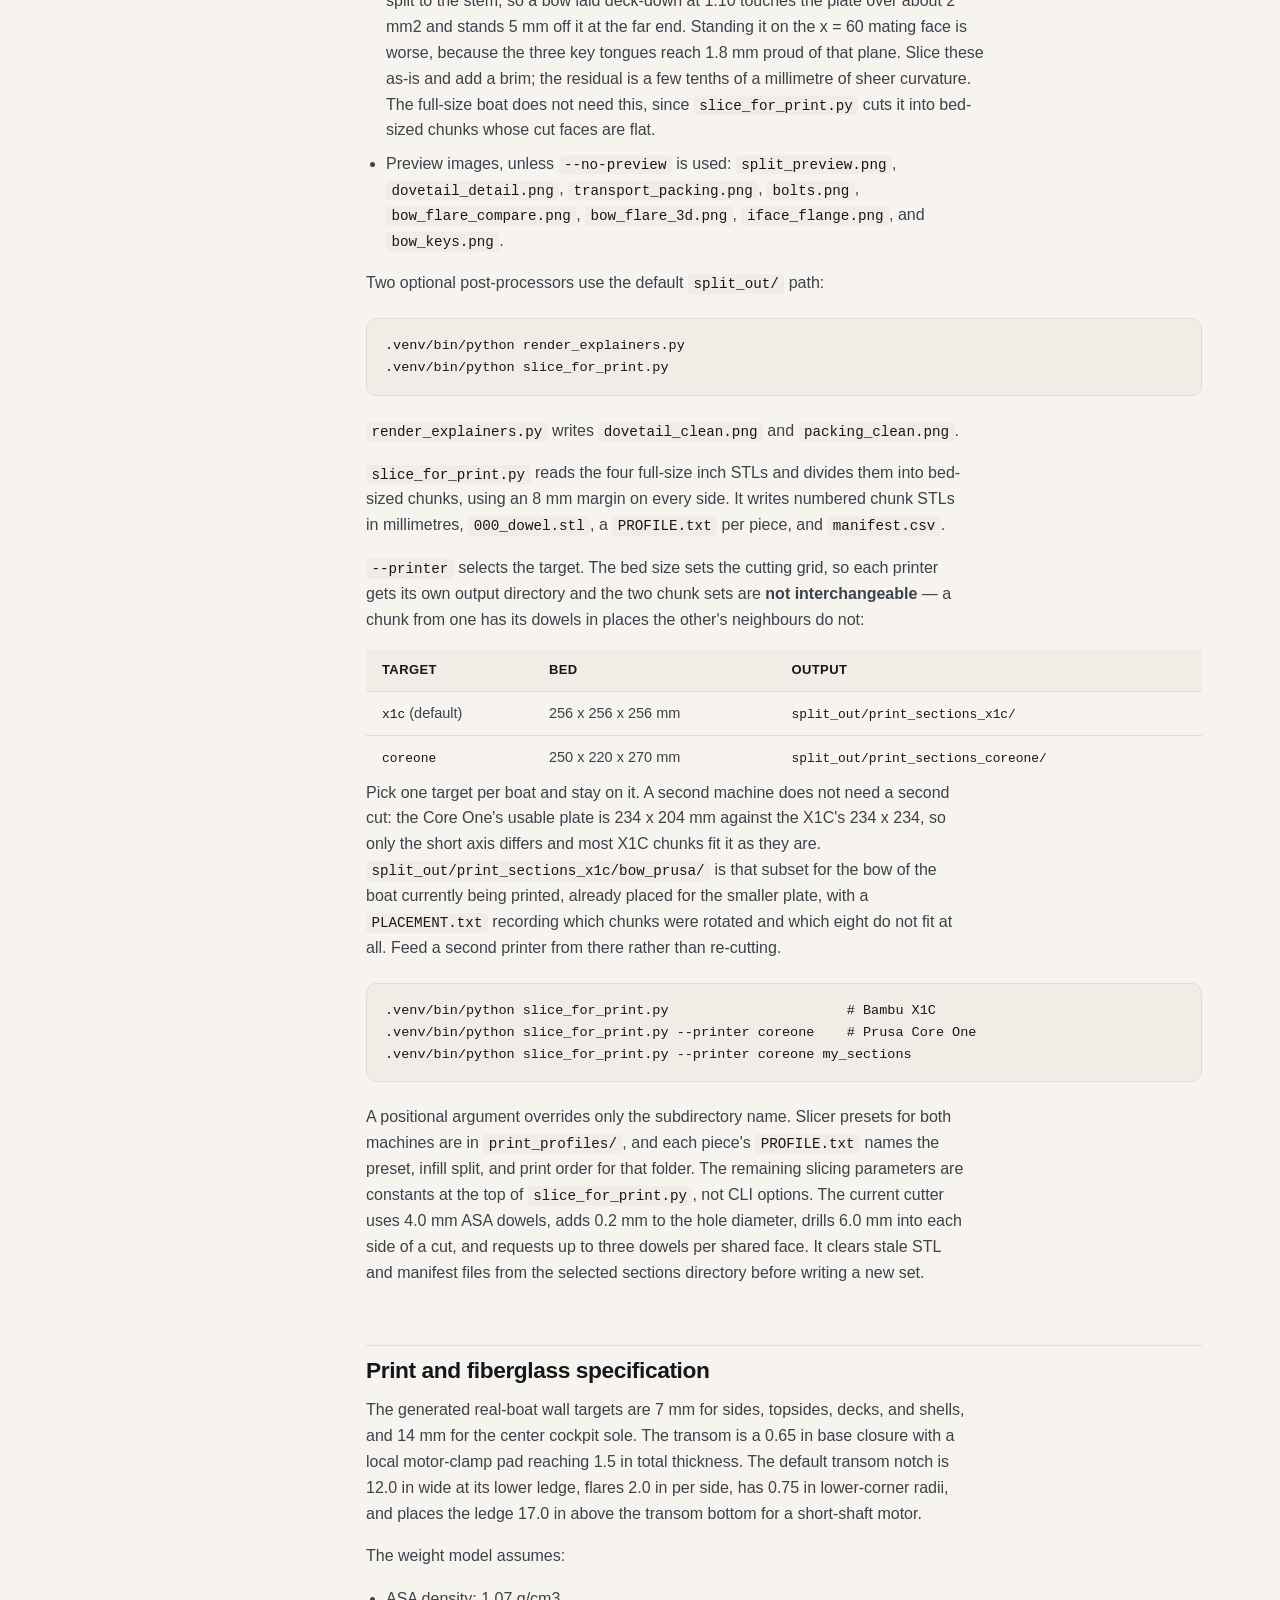
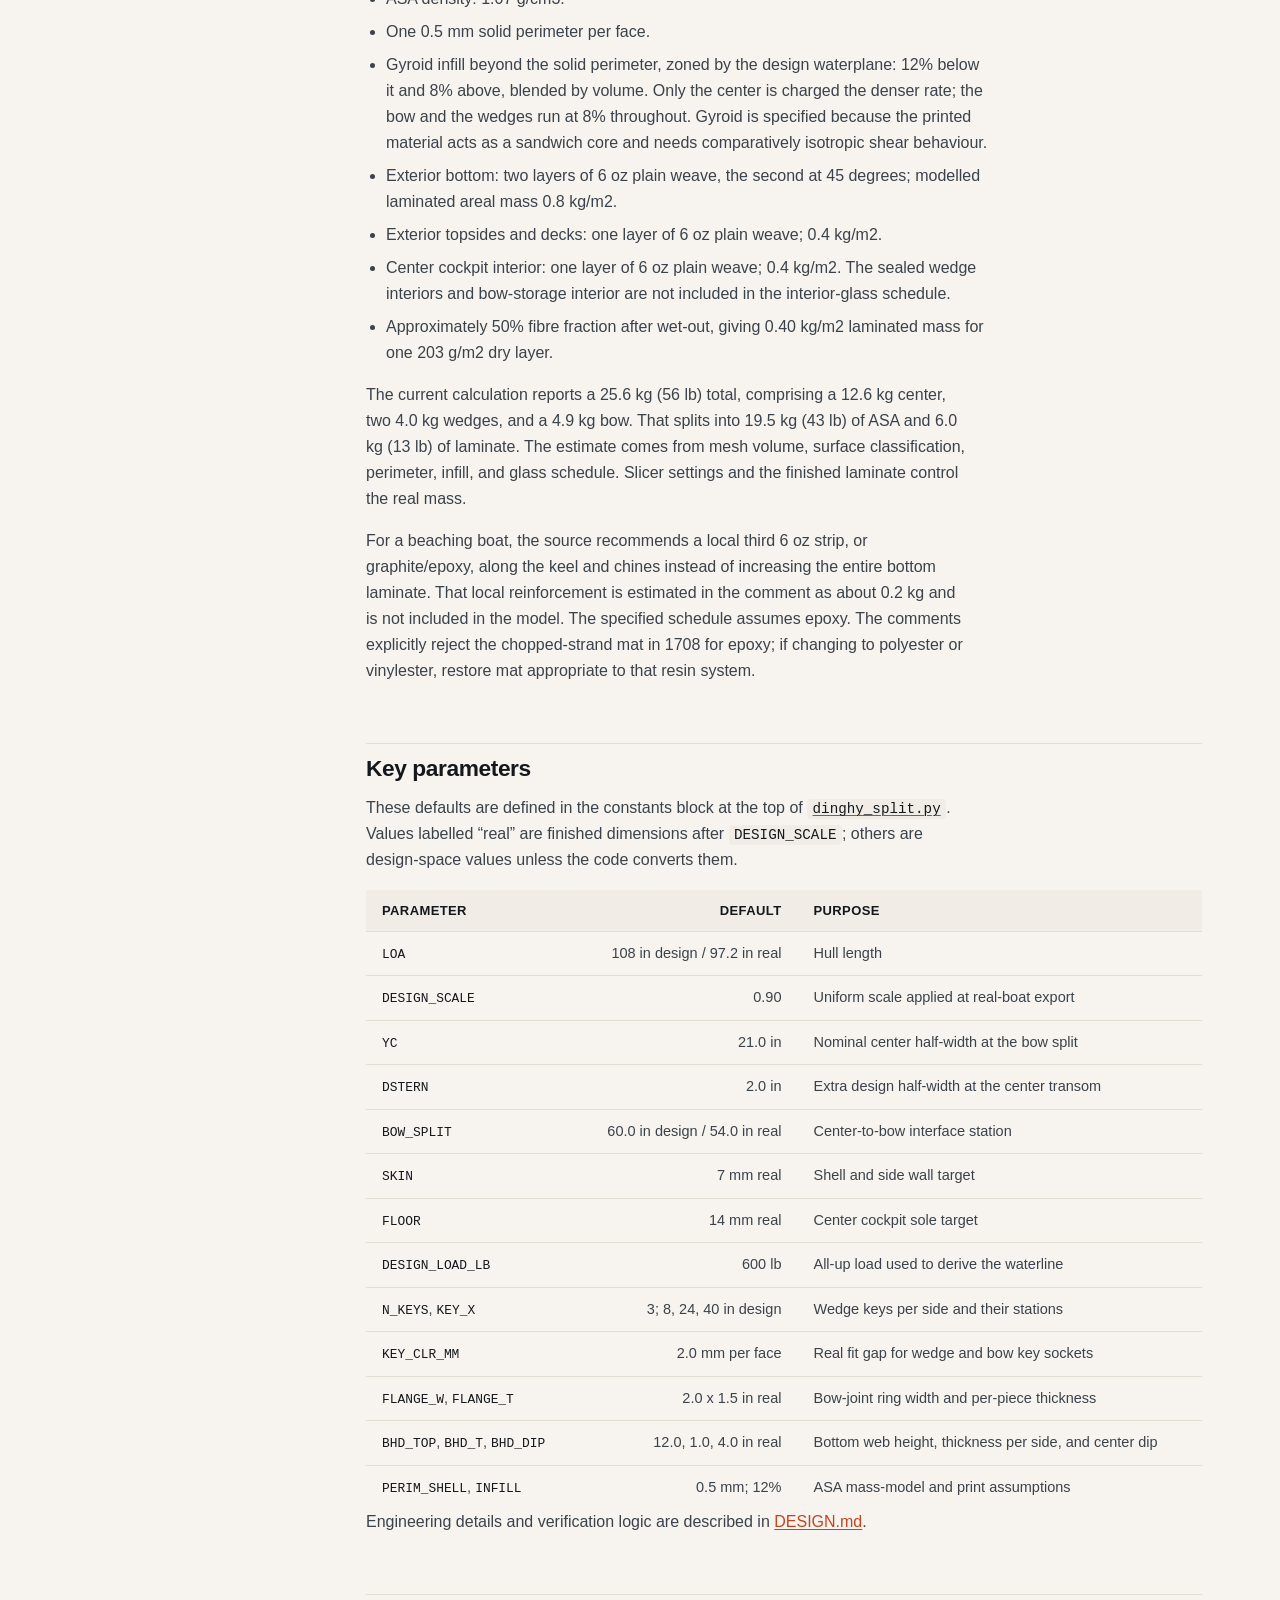
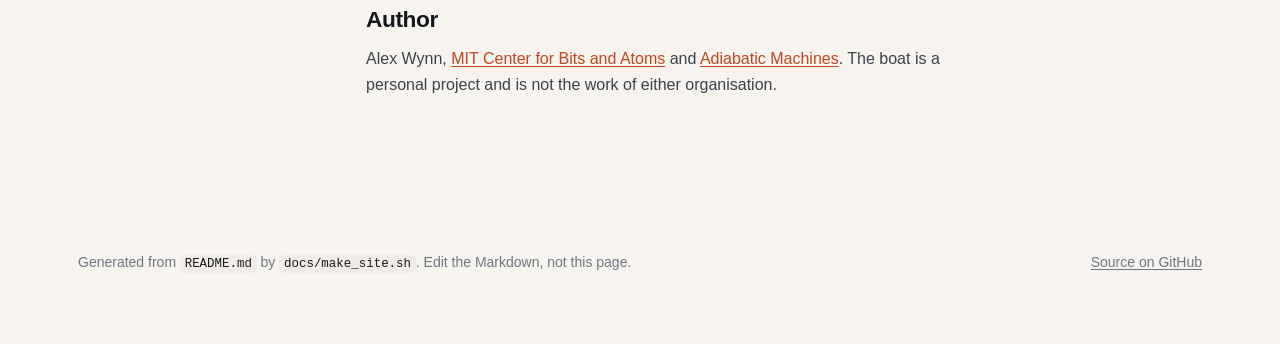
<file: docs/reference.html>
<!doctype html>
<html lang="en">
<head>
<meta charset="utf-8">
<meta name="viewport" content="width=device-width, initial-scale=1">
<title>Reference | Split dinghy</title>

<link rel="stylesheet" href="style.css">
<link rel="icon" href="data:image/svg+xml,<svg xmlns='http://www.w3.org/2000/svg' viewBox='0 0 100 100'><text y='.9em' font-size='90'>&#9973;</text></svg>">
</head>
<body>

<header class="bar">
  <div class="wrap">
    <a class="brand" href="./">Split dinghy</a>
    <nav>
      <a href="./#split">Split</a>
      <a href="./#joint">Joint</a>
      <a href="./#print">Printing</a>
      <a href="./#spec">Specification</a>
      <a href="chunks.html">Chunks</a>
      <a href="design.html">Engineering</a>
      <a href="reference.html" aria-current="page">Reference</a>
      <a href="https://github.com/AlexWynn-AM/boat-design">GitHub</a>
    </nav>
  </div>
</header>

<div class="wrap">
  <div class="doc">
    <aside id="TOC"><ul>
<li><a href="#parametric-split-dinghy"
id="toc-parametric-split-dinghy">Parametric split dinghy</a>
<ul>
<li><a href="#split-architecture" id="toc-split-architecture">Split
architecture</a></li>
<li><a href="#joints" id="toc-joints">Joints</a></li>
<li><a href="#install" id="toc-install">Install</a></li>
<li><a href="#generate-the-boat" id="toc-generate-the-boat">Generate the
boat</a></li>
<li><a href="#outputs" id="toc-outputs">Outputs</a></li>
<li><a href="#print-and-fiberglass-specification"
id="toc-print-and-fiberglass-specification">Print and fiberglass
specification</a></li>
<li><a href="#key-parameters" id="toc-key-parameters">Key
parameters</a></li>
<li><a href="#author" id="toc-author">Author</a></li>
</ul></li>
</ul></aside>
    <main class="doc-body">
<h1 id="parametric-split-dinghy">Parametric split dinghy</h1>
<p>This repository generates mesh geometry for a 9 ft parametric planing
dinghy. Export applies <code>DESIGN_SCALE = 0.90</code> uniformly,
producing a real boat 97 in (8.1 ft) long and 61 in wide at the transom.
The intended build prints the geometry in ASA as a light core and mould
surface, then covers it with fiberglass and epoxy. The generated boat
separates into four pieces sized for car transport.</p>
<p>The source geometry uses inches. Full-size STL files are exported in
inches; the model STLs are converted to millimetres at the requested 1:N
scale.</p>
<h2 id="split-architecture">Split architecture</h2>
<p>The four generated pieces are:</p>
<ul>
<li><code>center</code>: a 54.0 x 41.4 x 21.9 in open center barge
running from the transom to the split. It is a usable floating tub by
itself. Its mating cut forms a slight trapezoid, 46 in wide in design
coordinates at the transom and 42 in wide at the bow split. After export
scaling, its maximum width is 41.4 in.</li>
<li><code>wedge_stbd</code> and <code>wedge_port</code>: sealed buoyancy
pods carrying the original outboard bottom, spray-railed topside, and
gunwale surfaces. Each is about 53.8 x 11.7 x 19.0 in after scaling and
tapers to the 42 in design beam at the split.</li>
<li><code>bow</code>: a 43.9 x 37.8 x 22.8 in nose section. It is
hollowed as a storage shell with a domed aft access opening. The mesh is
a clean manifold like a cup, but the storage opening means the bow is
not a sealed buoyancy chamber in the current configuration.</li>
</ul>
<p>For transport, the bow drops into the center cockpit. The current
geometry reports 0.71 in of minimum width clearance, with the bow below
the rim. The two wedges flip together into a reported 54 x 12 x 38 in
bundle. Laid flat side by side, they occupy 54 x 23 x 19 in.</p>
<h2 id="joints">Joints</h2>
<p>All four pieces assemble vertically. The center has open-top dovetail
sockets and the removable pieces carry matching tongues:</p>
<ul>
<li>Each wedge has three vertical drop-in keys at design x = 8, 24, and
40 in. Their sideways flare prevents the pod pulling away from the
center. Two bolts at each key prevent lift, for 12 wedge-to-center bolts
total.</li>
<li>The bow has three drop-in keys in its aft face: one low centerline
key in the solid bottom bulkhead and one side key on each side. The keys
prevent forward separation. Four bow-to-center bolts, two heights on
each side, prevent lift.</li>
</ul>
<p>Sockets are grown by a 2.0 mm real gap on every mating face. The gap
accommodates fiberglass in the joint, print and assembly error, and
differential ASA shrink. Bolts clamp the joint. The keys capture its
geometry.</p>
<p>At the bow split, both pieces carry a 2.0 in wide by 1.5 in thick
interface-flange ring, with the two rings butting face to face. A solid
bottom bulkhead extends from the keel to a 12.0 in sill on each side of
the joint; each half is 1.0 in thick, making the assembled web 2.0 in
thick. The sill dips 4.0 in at the centerline, to 8.0 in, for a taller
storage opening while remaining 1.0 in above the derived design
waterline.</p>
<p>The wedge bolt holes are blind because the sealed pods have no
accessible nut side. The design retains 0.32 in of solid material behind
their 1.12 in real depth and expects a heat-set or epoxied threaded
insert.</p>
<h2 id="install">Install</h2>
<p>Python dependencies are not pinned in this repository. Create a local
environment and install the packages imported by the four programs:</p>
<div class="sourceCode" id="cb1"><pre class="sourceCode sh"><code class="sourceCode bash"><span id="cb1-1"><a href="#cb1-1" aria-hidden="true" tabindex="-1"></a><span class="ex">uv</span> venv</span>
<span id="cb1-2"><a href="#cb1-2" aria-hidden="true" tabindex="-1"></a><span class="ex">uv</span> pip install numpy trimesh matplotlib manifold3d pymeshfix rtree</span></code></pre></div>
<p><code>manifold3d</code> supplies the boolean operations used to
union, subtract, and intersect meshes. <code>pymeshfix</code> is the
repair fallback, and <code>rtree</code> supports spatial queries used
when placing print-section dowels.</p>
<h2 id="generate-the-boat">Generate the boat</h2>
<div class="sourceCode" id="cb2"><pre class="sourceCode sh"><code class="sourceCode bash"><span id="cb2-1"><a href="#cb2-1" aria-hidden="true" tabindex="-1"></a><span class="ex">.venv/bin/python</span> dinghy_split.py</span></code></pre></div>
<p><code>dinghy_split.py</code> accepts:</p>
<ul>
<li><code>--scale N</code>: export an additional 1:N model in
millimetres. The default is <code>10</code>. This does not change the
full-size real-boat STLs.</li>
<li><code>--key-clearance-mm MM</code>: set the per-face dovetail fit
gap in real millimetres. The default is <code>2.0</code>. This
manufacturing allowance is deliberately not divided by
<code>--scale</code> and must not be multiplied by <code>N</code> for a
1:N model. The undercut that makes a dovetail hold scales down. A gap
larger than the undercut leaves the socket wider at its mouth than the
tongue is at its back, allowing the key to lift straight out. The
default becomes 0.20 mm on a 1:10 model, a normal FDM slip fit. Every
run prints the capture margin left at both scales and warns when the gap
is out of range.</li>
<li><code>--no-preview</code>: skip PNG rendering while still building
and checking the meshes.</li>
<li><code>--output-dir PATH</code>: write generator outputs somewhere
other than <code>split_out/</code>.</li>
</ul>
<p>Examples:</p>
<div class="sourceCode" id="cb3"><pre class="sourceCode sh"><code class="sourceCode bash"><span id="cb3-1"><a href="#cb3-1" aria-hidden="true" tabindex="-1"></a><span class="ex">.venv/bin/python</span> dinghy_split.py <span class="at">--no-preview</span></span>
<span id="cb3-2"><a href="#cb3-2" aria-hidden="true" tabindex="-1"></a><span class="ex">.venv/bin/python</span> dinghy_split.py <span class="at">--scale</span> 5</span>
<span id="cb3-3"><a href="#cb3-3" aria-hidden="true" tabindex="-1"></a><span class="ex">.venv/bin/python</span> dinghy_split.py <span class="at">--scale</span> 10 <span class="at">--key-clearance-mm</span> 3   <span class="co"># a little looser on the model</span></span></code></pre></div>
<p>The program prints the actual piece dimensions, calculated weight,
hydrostatics, bolt positions, transport clearances, and verification
results on every run.</p>
<h2 id="outputs">Outputs</h2>
<p>With the defaults, <code>split_out/</code> receives:</p>
<ul>
<li>Full-size inch STLs: <code>center.stl</code>,
<code>wedge_stbd.stl</code>, <code>wedge_port.stl</code>, and
<code>bow.stl</code>.</li>
<li>1:10 millimetre STLs: the same names with <code>_1to10_mm</code>
appended.</li>
<li><code>dinghy_assembled.stl</code> and
<code>dinghy_assembled_1to10_mm.stl</code>: concatenated four-piece
assemblies for viewing. They retain the individual shells rather than
boolean-unioning them into one solid.</li>
<li><code>print_ready/</code>: the same 1:N model STLs rotated onto
whichever face gives the largest first-layer contact and dropped to z =
0. A hull has no flat face. The foredeck carries no camber but does
carry the sheer spring, rising 2.5 design inches from the split to the
stem, so a bow laid deck-down at 1:10 touches the plate over about 2 mm2
and stands 5 mm off it at the far end. Standing it on the x = 60 mating
face is worse, because the three key tongues reach 1.8 mm proud of that
plane. Slice these as-is and add a brim; the residual is a few tenths of
a millimetre of sheer curvature. The full-size boat does not need this,
since <code>slice_for_print.py</code> cuts it into bed-sized chunks
whose cut faces are flat.</li>
<li>Preview images, unless <code>--no-preview</code> is used:
<code>split_preview.png</code>, <code>dovetail_detail.png</code>,
<code>transport_packing.png</code>, <code>bolts.png</code>,
<code>bow_flare_compare.png</code>, <code>bow_flare_3d.png</code>,
<code>iface_flange.png</code>, and <code>bow_keys.png</code>.</li>
</ul>
<p>Two optional post-processors use the default <code>split_out/</code>
path:</p>
<div class="sourceCode" id="cb4"><pre class="sourceCode sh"><code class="sourceCode bash"><span id="cb4-1"><a href="#cb4-1" aria-hidden="true" tabindex="-1"></a><span class="ex">.venv/bin/python</span> render_explainers.py</span>
<span id="cb4-2"><a href="#cb4-2" aria-hidden="true" tabindex="-1"></a><span class="ex">.venv/bin/python</span> slice_for_print.py</span></code></pre></div>
<p><code>render_explainers.py</code> writes
<code>dovetail_clean.png</code> and <code>packing_clean.png</code>.</p>
<p><code>slice_for_print.py</code> reads the four full-size inch STLs
and divides them into bed-sized chunks, using an 8 mm margin on every
side. It writes numbered chunk STLs in millimetres,
<code>000_dowel.stl</code>, a <code>PROFILE.txt</code> per piece, and
<code>manifest.csv</code>.</p>
<p><code>--printer</code> selects the target. The bed size sets the
cutting grid, so each printer gets its own output directory and the two
chunk sets are <strong>not interchangeable</strong> — a chunk from one
has its dowels in places the other's neighbours do not:</p>
<table>
<thead>
<tr>
<th>target</th>
<th>bed</th>
<th>output</th>
</tr>
</thead>
<tbody>
<tr>
<td><code>x1c</code> (default)</td>
<td>256 x 256 x 256 mm</td>
<td><code>split_out/print_sections_x1c/</code></td>
</tr>
<tr>
<td><code>coreone</code></td>
<td>250 x 220 x 270 mm</td>
<td><code>split_out/print_sections_coreone/</code></td>
</tr>
</tbody>
</table>
<p>Pick one target per boat and stay on it. A second machine does not
need a second cut: the Core One's usable plate is 234 x 204 mm against
the X1C's 234 x 234, so only the short axis differs and most X1C chunks
fit it as they are. <code>split_out/print_sections_x1c/bow_prusa/</code>
is that subset for the bow of the boat currently being printed, already
placed for the smaller plate, with a <code>PLACEMENT.txt</code>
recording which chunks were rotated and which eight do not fit at all.
Feed a second printer from there rather than re-cutting.</p>
<div class="sourceCode" id="cb5"><pre class="sourceCode sh"><code class="sourceCode bash"><span id="cb5-1"><a href="#cb5-1" aria-hidden="true" tabindex="-1"></a><span class="ex">.venv/bin/python</span> slice_for_print.py                      <span class="co"># Bambu X1C</span></span>
<span id="cb5-2"><a href="#cb5-2" aria-hidden="true" tabindex="-1"></a><span class="ex">.venv/bin/python</span> slice_for_print.py <span class="at">--printer</span> coreone    <span class="co"># Prusa Core One</span></span>
<span id="cb5-3"><a href="#cb5-3" aria-hidden="true" tabindex="-1"></a><span class="ex">.venv/bin/python</span> slice_for_print.py <span class="at">--printer</span> coreone my_sections</span></code></pre></div>
<p>A positional argument overrides only the subdirectory name. Slicer
presets for both machines are in <code>print_profiles/</code>, and each
piece's <code>PROFILE.txt</code> names the preset, infill split, and
print order for that folder. The remaining slicing parameters are
constants at the top of <code>slice_for_print.py</code>, not CLI
options. The current cutter uses 4.0 mm ASA dowels, adds 0.2 mm to the
hole diameter, drills 6.0 mm into each side of a cut, and requests up to
three dowels per shared face. It clears stale STL and manifest files
from the selected sections directory before writing a new set.</p>
<h2 id="print-and-fiberglass-specification">Print and fiberglass
specification</h2>
<p>The generated real-boat wall targets are 7 mm for sides, topsides,
decks, and shells, and 14 mm for the center cockpit sole. The transom is
a 0.65 in base closure with a local motor-clamp pad reaching 1.5 in
total thickness. The default transom notch is 12.0 in wide at its lower
ledge, flares 2.0 in per side, has 0.75 in lower-corner radii, and
places the ledge 17.0 in above the transom bottom for a short-shaft
motor.</p>
<p>The weight model assumes:</p>
<ul>
<li>ASA density: 1.07 g/cm3.</li>
<li>One 0.5 mm solid perimeter per face.</li>
<li>Gyroid infill beyond the solid perimeter, zoned by the design
waterplane: 12% below it and 8% above, blended by volume. Only the
center is charged the denser rate; the bow and the wedges run at 8%
throughout. Gyroid is specified because the printed material acts as a
sandwich core and needs comparatively isotropic shear behaviour.</li>
<li>Exterior bottom: two layers of 6 oz plain weave, the second at 45
degrees; modelled laminated areal mass 0.8 kg/m2.</li>
<li>Exterior topsides and decks: one layer of 6 oz plain weave; 0.4
kg/m2.</li>
<li>Center cockpit interior: one layer of 6 oz plain weave; 0.4 kg/m2.
The sealed wedge interiors and bow-storage interior are not included in
the interior-glass schedule.</li>
<li>Approximately 50% fibre fraction after wet-out, giving 0.40 kg/m2
laminated mass for one 203 g/m2 dry layer.</li>
</ul>
<p>The current calculation reports a 25.6 kg (56 lb) total, comprising a
12.6 kg center, two 4.0 kg wedges, and a 4.9 kg bow. That splits into
19.5 kg (43 lb) of ASA and 6.0 kg (13 lb) of laminate. The estimate
comes from mesh volume, surface classification, perimeter, infill, and
glass schedule. Slicer settings and the finished laminate control the
real mass.</p>
<p>For a beaching boat, the source recommends a local third 6 oz strip,
or graphite/epoxy, along the keel and chines instead of increasing the
entire bottom laminate. That local reinforcement is estimated in the
comment as about 0.2 kg and is not included in the model. The specified
schedule assumes epoxy. The comments explicitly reject the
chopped-strand mat in 1708 for epoxy; if changing to polyester or
vinylester, restore mat appropriate to that resin system.</p>
<h2 id="key-parameters">Key parameters</h2>
<p>These defaults are defined in the constants block at the top of <a
href="https://github.com/AlexWynn-AM/boat-design/blob/main/dinghy_split.py"><code>dinghy_split.py</code></a>. Values labelled
“real” are finished dimensions after <code>DESIGN_SCALE</code>; others
are design-space values unless the code converts them.</p>
<table>
<thead>
<tr>
<th>Parameter</th>
<th style="text-align: right;">Default</th>
<th>Purpose</th>
</tr>
</thead>
<tbody>
<tr>
<td><code>LOA</code></td>
<td style="text-align: right;">108 in design / 97.2 in real</td>
<td>Hull length</td>
</tr>
<tr>
<td><code>DESIGN_SCALE</code></td>
<td style="text-align: right;">0.90</td>
<td>Uniform scale applied at real-boat export</td>
</tr>
<tr>
<td><code>YC</code></td>
<td style="text-align: right;">21.0 in</td>
<td>Nominal center half-width at the bow split</td>
</tr>
<tr>
<td><code>DSTERN</code></td>
<td style="text-align: right;">2.0 in</td>
<td>Extra design half-width at the center transom</td>
</tr>
<tr>
<td><code>BOW_SPLIT</code></td>
<td style="text-align: right;">60.0 in design / 54.0 in real</td>
<td>Center-to-bow interface station</td>
</tr>
<tr>
<td><code>SKIN</code></td>
<td style="text-align: right;">7 mm real</td>
<td>Shell and side wall target</td>
</tr>
<tr>
<td><code>FLOOR</code></td>
<td style="text-align: right;">14 mm real</td>
<td>Center cockpit sole target</td>
</tr>
<tr>
<td><code>DESIGN_LOAD_LB</code></td>
<td style="text-align: right;">600 lb</td>
<td>All-up load used to derive the waterline</td>
</tr>
<tr>
<td><code>N_KEYS</code>, <code>KEY_X</code></td>
<td style="text-align: right;">3; 8, 24, 40 in design</td>
<td>Wedge keys per side and their stations</td>
</tr>
<tr>
<td><code>KEY_CLR_MM</code></td>
<td style="text-align: right;">2.0 mm per face</td>
<td>Real fit gap for wedge and bow key sockets</td>
</tr>
<tr>
<td><code>FLANGE_W</code>, <code>FLANGE_T</code></td>
<td style="text-align: right;">2.0 x 1.5 in real</td>
<td>Bow-joint ring width and per-piece thickness</td>
</tr>
<tr>
<td><code>BHD_TOP</code>, <code>BHD_T</code>, <code>BHD_DIP</code></td>
<td style="text-align: right;">12.0, 1.0, 4.0 in real</td>
<td>Bottom web height, thickness per side, and center dip</td>
</tr>
<tr>
<td><code>PERIM_SHELL</code>, <code>INFILL</code></td>
<td style="text-align: right;">0.5 mm; 12%</td>
<td>ASA mass-model and print assumptions</td>
</tr>
</tbody>
</table>
<p>Engineering details and verification logic are described in <a
href="design.html">DESIGN.md</a>.</p>
<h2 id="author">Author</h2>
<p>Alex Wynn, <a href="https://cba.mit.edu/people/awynn">MIT Center for
Bits and Atoms</a> and <a
href="https://adiabaticmachines.com/team/">Adiabatic Machines</a>. The
boat is a personal project and is not the work of either
organisation.</p>
    </main>
  </div>
</div>

<footer>
  <div class="wrap">
    <span>Generated from <code>README.md</code> by <code>docs/make_site.sh</code>. Edit the Markdown, not this page.</span>
    <span class="spacer"></span>
    <a href="https://github.com/AlexWynn-AM/boat-design">Source on GitHub</a>
  </div>
</footer>

</body>
</html>
</file>
<file: docs/style.css>
/* Parametric split dinghy | documentation site
   Light by default, dark on request, all colours defined once as tokens on :root so a
   value never gets its only definition inside a media query. */

:root {
  --paper:  #F7F4EF;
  --raised: #FFFFFF;
  --ink:    #14181D;
  --body:   #3A424B;
  --muted:  #6E7681;
  --rule:   #E3DDD3;
  --accent: #C4451F;
  --accent-ink: #E4572E;
  --code-bg: #F1EDE6;
  --shadow: 0 1px 2px rgba(20,24,29,.05), 0 8px 24px -12px rgba(20,24,29,.14);
  --sans: -apple-system, BlinkMacSystemFont, "Helvetica Neue", "Segoe UI", Roboto, Arial, sans-serif;
  --mono: ui-monospace, SFMono-Regular, Menlo, "Cascadia Mono", Consolas, monospace;
  --measure: 68ch;
  --wide: 1180px;
}
@media (prefers-color-scheme: dark) {
  :root:not([data-theme="light"]) {
    --paper: #14181D; --raised: #1B2027; --ink: #F2EFE9; --body: #C3C9D0;
    --muted: #8A939D; --rule: #2A3138; --accent: #FF7A54; --accent-ink: #FF7A54;
    --code-bg: #1E242B;
    --shadow: 0 1px 2px rgba(0,0,0,.4), 0 10px 30px -14px rgba(0,0,0,.7);
  }
}
:root[data-theme="dark"] {
  --paper: #14181D; --raised: #1B2027; --ink: #F2EFE9; --body: #C3C9D0;
  --muted: #8A939D; --rule: #2A3138; --accent: #FF7A54; --accent-ink: #FF7A54;
  --code-bg: #1E242B;
  --shadow: 0 1px 2px rgba(0,0,0,.4), 0 10px 30px -14px rgba(0,0,0,.7);
}

* { box-sizing: border-box; }
html { -webkit-text-size-adjust: 100%; scroll-behavior: smooth; }
body {
  margin: 0; background: var(--paper); color: var(--body);
  font: 16px/1.62 var(--sans); font-synthesis-weight: none;
  overflow-x: hidden;
}
img { max-width: 100%; height: auto; display: block; }
a { color: var(--accent); text-decoration-thickness: 1px; text-underline-offset: 2px; }
a:hover { color: var(--ink); }
h1, h2, h3, h4 { color: var(--ink); font-weight: 700; letter-spacing: -0.018em; line-height: 1.16; margin: 0; }
p { margin: 0 0 1.05em; }
hr { border: 0; border-top: 1px solid var(--rule); margin: 3rem 0; }

.wrap { max-width: var(--wide); margin: 0 auto; padding: 0 28px; }
.prose { max-width: var(--measure); }
.eyebrow {
  font: 700 11.5px/1 var(--sans); letter-spacing: .16em; text-transform: uppercase;
  color: var(--accent-ink); margin: 0 0 14px;
}
.eyebrow::before {
  content: ""; display: block; width: 42px; height: 3px;
  background: var(--accent-ink); margin-bottom: 13px;
}

/* ---- top bar ---- */
.bar {
  position: sticky; top: 0; z-index: 30; background: color-mix(in srgb, var(--paper) 88%, transparent);
  backdrop-filter: saturate(1.6) blur(10px); border-bottom: 1px solid var(--rule);
}
.bar .wrap { display: flex; align-items: center; gap: 26px; height: 58px; }
.brand { font-weight: 700; color: var(--ink); text-decoration: none; letter-spacing: -.01em; white-space: nowrap; }
.bar nav { margin-left: auto; display: flex; gap: 22px; flex-wrap: wrap; }
.bar nav a { color: var(--muted); text-decoration: none; font-size: 14.5px; font-weight: 500; }
.bar nav a:hover, .bar nav a[aria-current="page"] { color: var(--ink); }

/* ---- hero ---- */
.hero { background: #14181D; color: #F2EFE9; padding: 84px 0 0; overflow: hidden; }
.hero h1 {
  color: #FFF; font-size: clamp(2.4rem, 6vw, 4.1rem); letter-spacing: -.032em;
  margin: 0 0 22px; max-width: 15ch;
}
.hero .eyebrow { color: #FF7A54; }
.hero .eyebrow::before { background: #FF7A54; }
.hero p { color: #A9B2BB; font-size: clamp(1rem, 1.6vw, 1.2rem); max-width: 56ch; }
.hero-art { margin: 30px auto -2px; max-width: 1000px; }
.hero-meta {
  display: flex; flex-wrap: wrap; gap: 10px 34px; border-top: 1px solid #262D35;
  padding: 18px 0 26px; margin-top: 8px;
  font: 500 12.5px/1 var(--mono); letter-spacing: .04em; color: #79828C; text-transform: uppercase;
}

/* ---- sections ---- */
section { padding: 76px 0; border-bottom: 1px solid var(--rule); }
section > .wrap > h2 { font-size: clamp(1.55rem, 3vw, 2.15rem); margin-bottom: 18px; }
.lede { font-size: 1.12rem; color: var(--ink); max-width: 62ch; }

.split { display: grid; grid-template-columns: minmax(0,1fr) minmax(0,1.15fr); gap: 54px; align-items: center; }
.split.text-right { grid-template-columns: minmax(0,1.15fr) minmax(0,1fr); }
.split.text-right > .col-text { order: 2; }
@media (max-width: 860px) { .split, .split.text-right { grid-template-columns: 1fr; gap: 30px; }
  .split.text-right > .col-text { order: 0; } }

figure { margin: 0; }
figcaption { font-size: 13px; color: var(--muted); margin-top: 12px; }

/* ---- cards + stats ---- */
.cards { display: grid; grid-template-columns: repeat(auto-fit, minmax(230px, 1fr)); gap: 18px; margin-top: 34px; }
.card {
  background: var(--raised); border: 1px solid var(--rule); border-radius: 12px;
  padding: 22px 22px 24px; box-shadow: var(--shadow);
}
.card h3 { font-size: 1.02rem; margin-bottom: 7px; }
.card p { font-size: 14.5px; color: var(--muted); margin: 0; }
.card .num { font: 700 1.9rem/1 var(--sans); color: var(--accent-ink); letter-spacing: -.03em; display: block; margin-bottom: 9px; }

.stats { display: grid; grid-template-columns: repeat(auto-fit, minmax(160px, 1fr)); gap: 12px 30px; margin: 30px 0 0; }
.stat .num { font: 700 1.75rem/1 var(--sans); color: var(--ink); letter-spacing: -.03em; }
.stat .lbl { font-size: 13.5px; color: var(--muted); margin-top: 6px; display: block; }

/* ---- tables ---- */
.tablewrap { overflow-x: auto; margin: 26px 0; border: 1px solid var(--rule); border-radius: 10px; background: var(--raised); }
table { border-collapse: collapse; width: 100%; font-size: 14.5px; }
th, td { padding: 10px 16px; text-align: left; border-bottom: 1px solid var(--rule); }
thead th { background: var(--code-bg); color: var(--ink); font-weight: 600; white-space: nowrap; font-size: 13px;
  letter-spacing: .03em; text-transform: uppercase; }
tbody tr:last-child td { border-bottom: 0; }
td:not(:first-child), th:not(:first-child) { font-variant-numeric: tabular-nums; }
table code { background: none; padding: 0; color: var(--ink); }

/* ---- code ---- */
code { font: 500 .89em/1.5 var(--mono); background: var(--code-bg); padding: .13em .38em; border-radius: 4px; color: var(--ink); }
pre {
  background: var(--code-bg); border: 1px solid var(--rule); border-radius: 10px;
  padding: 16px 18px; overflow-x: auto; font: 13.5px/1.62 var(--mono); color: var(--ink); margin: 22px 0;
}
pre code { background: none; padding: 0; font-size: inherit; }

/* ---- callout ---- */
.note {
  border-left: 3px solid var(--accent-ink); background: var(--raised);
  padding: 16px 20px; border-radius: 0 10px 10px 0; margin: 26px 0; box-shadow: var(--shadow);
}
.note p:last-child { margin-bottom: 0; }
.note strong { color: var(--ink); }

/* ---- doc pages: sticky contents rail ---- */
.doc { display: grid; grid-template-columns: 232px minmax(0, 1fr); gap: 56px; padding: 52px 0 90px; align-items: start; }
@media (max-width: 900px) { .doc { grid-template-columns: 1fr; gap: 24px; } #TOC { position: static; max-height: none; } }
#TOC {
  position: sticky; top: 82px; max-height: calc(100vh - 110px); overflow-y: auto;
  font-size: 14px; border-left: 1px solid var(--rule); padding-left: 18px;
}
#TOC ul { list-style: none; margin: 0; padding: 0; }
#TOC ul ul { padding-left: 14px; }
#TOC li { margin: 0 0 7px; }
#TOC a { color: var(--muted); text-decoration: none; display: block; }
#TOC a:hover { color: var(--ink); }
.doc-body h1 { font-size: clamp(1.9rem, 4vw, 2.6rem); margin-bottom: 10px; letter-spacing: -.028em; }
.doc-body h2 { font-size: 1.42rem; margin: 2.6em 0 .6em; padding-top: .5em; border-top: 1px solid var(--rule); }
.doc-body h3 { font-size: 1.1rem; margin: 1.9em 0 .5em; }
.doc-body > h1 + p { font-size: 1.1rem; color: var(--ink); }
.doc-body ul, .doc-body ol { padding-left: 1.25em; }
.doc-body li { margin-bottom: .45em; }
.doc-body p, .doc-body li { max-width: var(--measure); }

/* ---- footer ---- */
footer { padding: 46px 0 70px; color: var(--muted); font-size: 14px; }
footer .wrap { display: flex; flex-wrap: wrap; gap: 14px 30px; align-items: baseline; }
footer a { color: var(--muted); }
footer a:hover { color: var(--ink); }
.spacer { flex: 1; }

/* Text-led sections: keep the table and the code block on the same measure as the prose,
   so all three share a right edge instead of the text stopping short of them. An absolute
   value, NOT ch: ch resolves against each element's own font, so the same ch figure came
   out ~600px inside the monospace <pre> and clipped the commands. */
#spec .tablewrap, #start pre { max-width: 55rem; }
</file>
